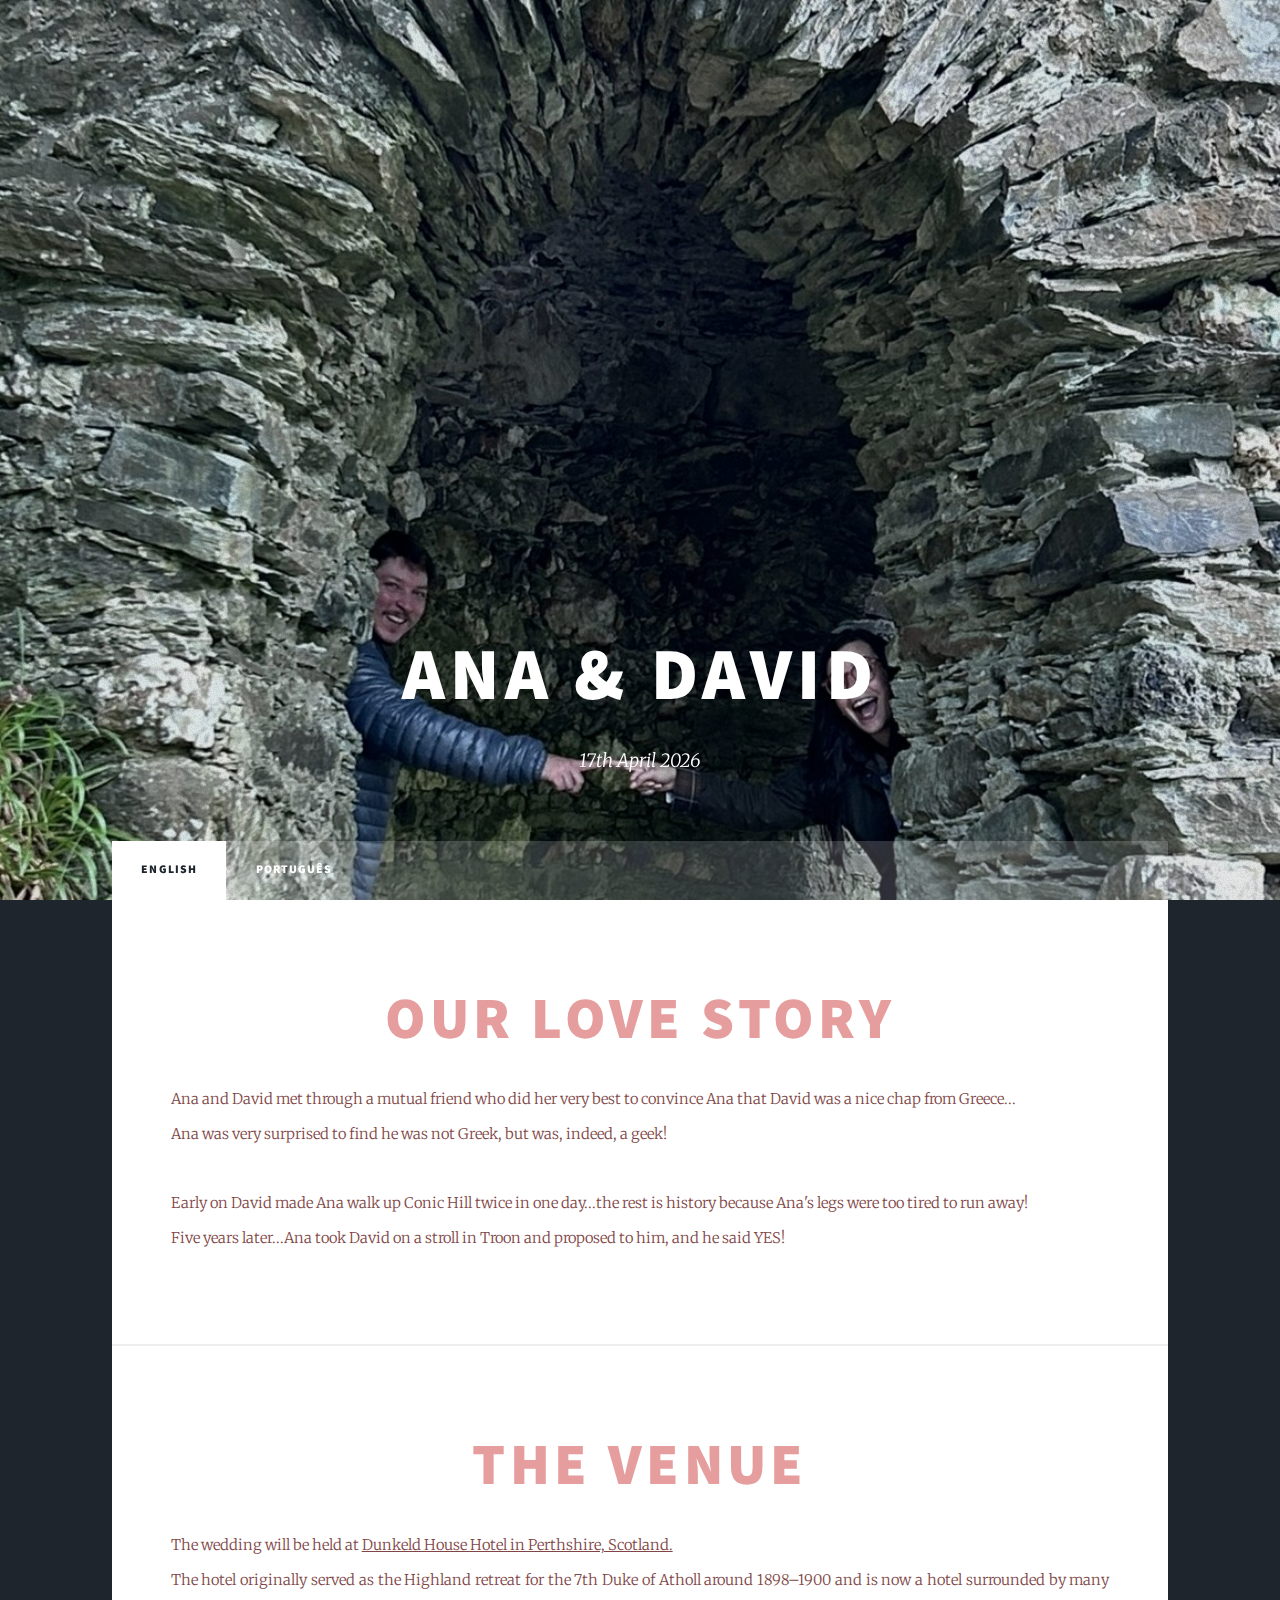
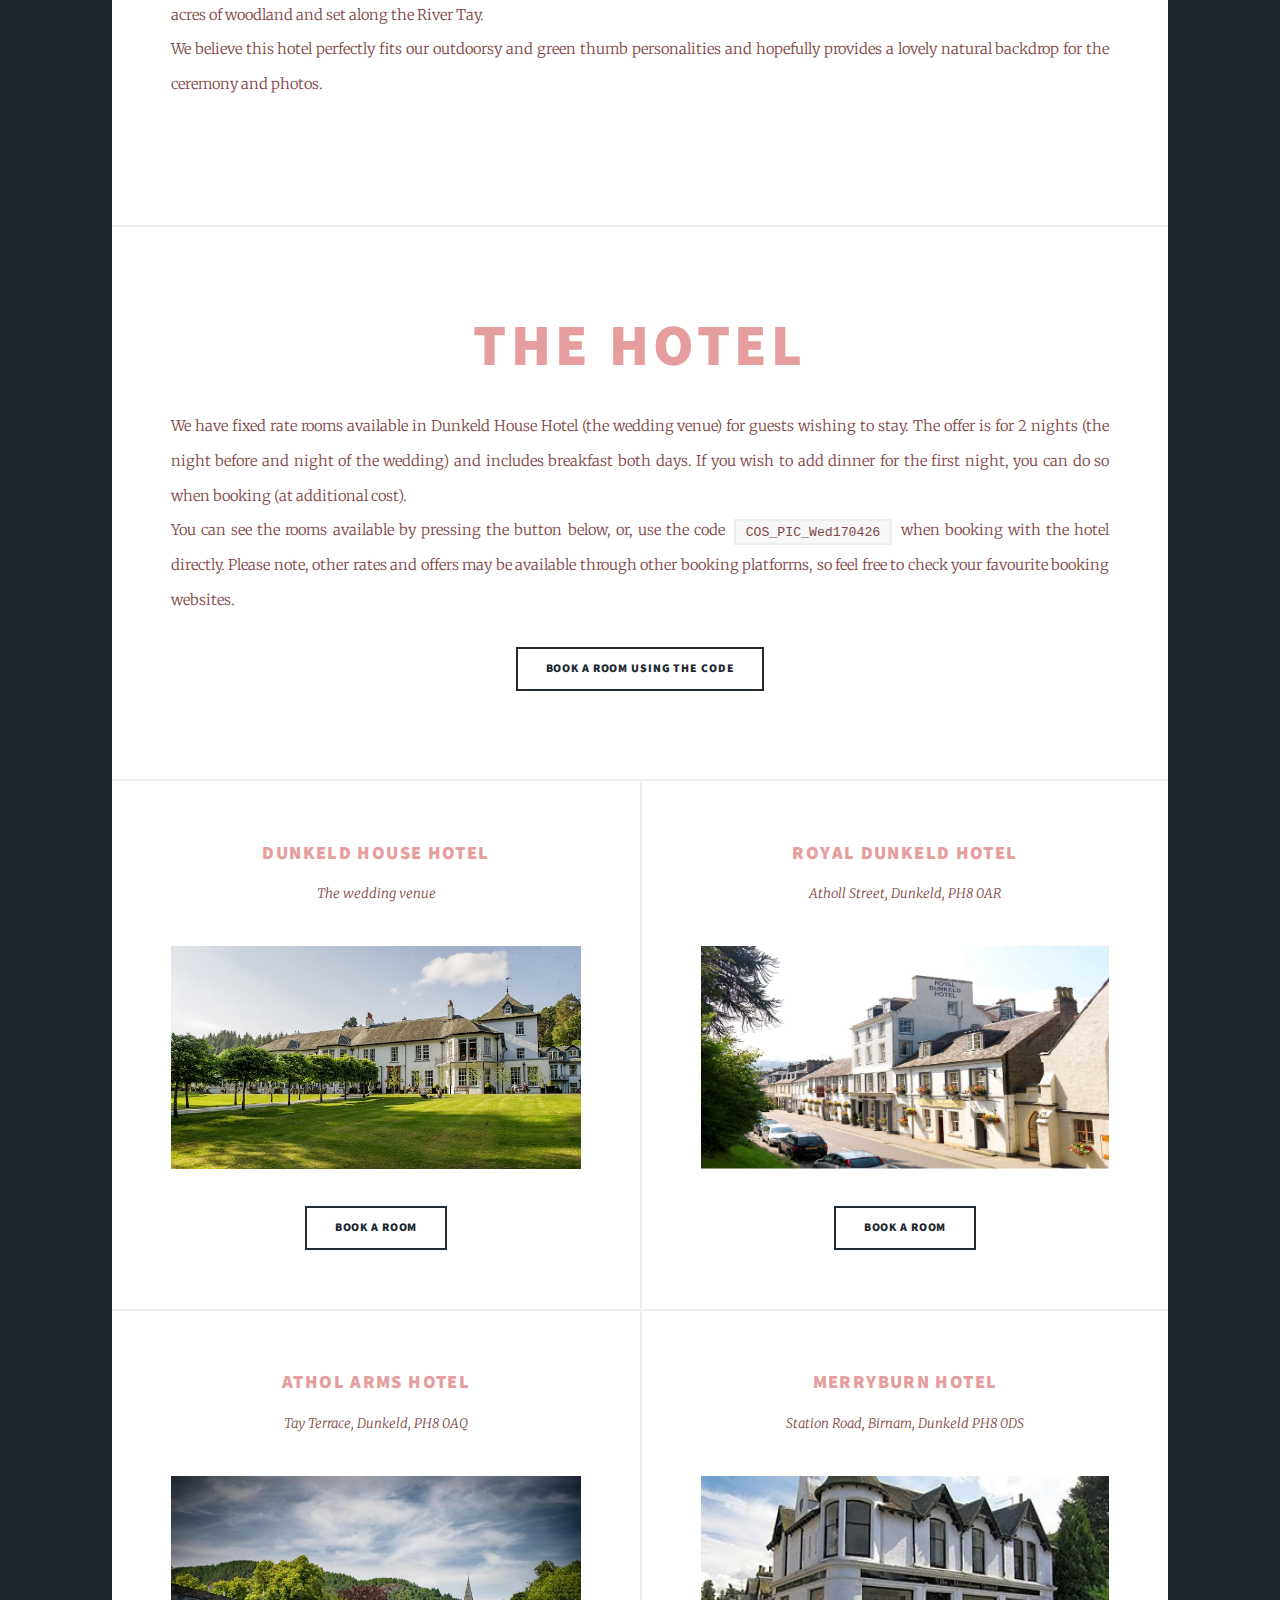
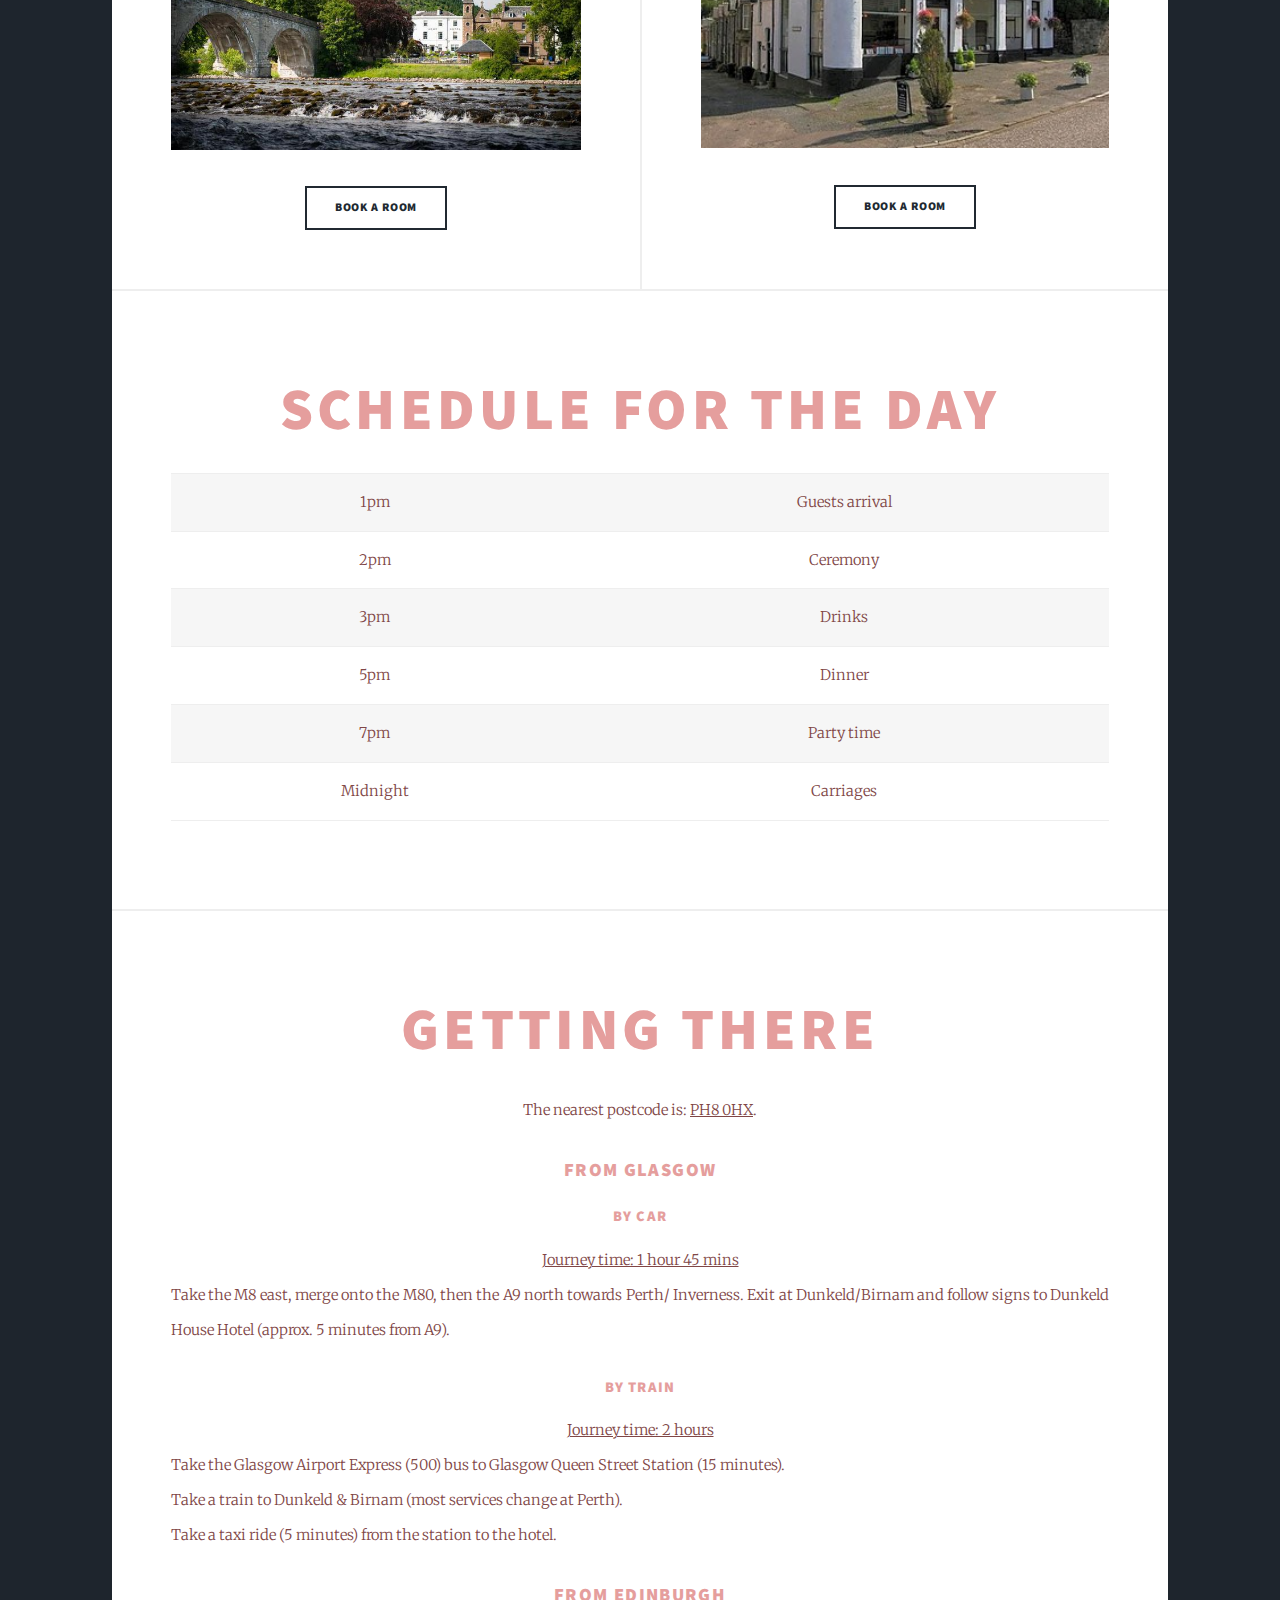
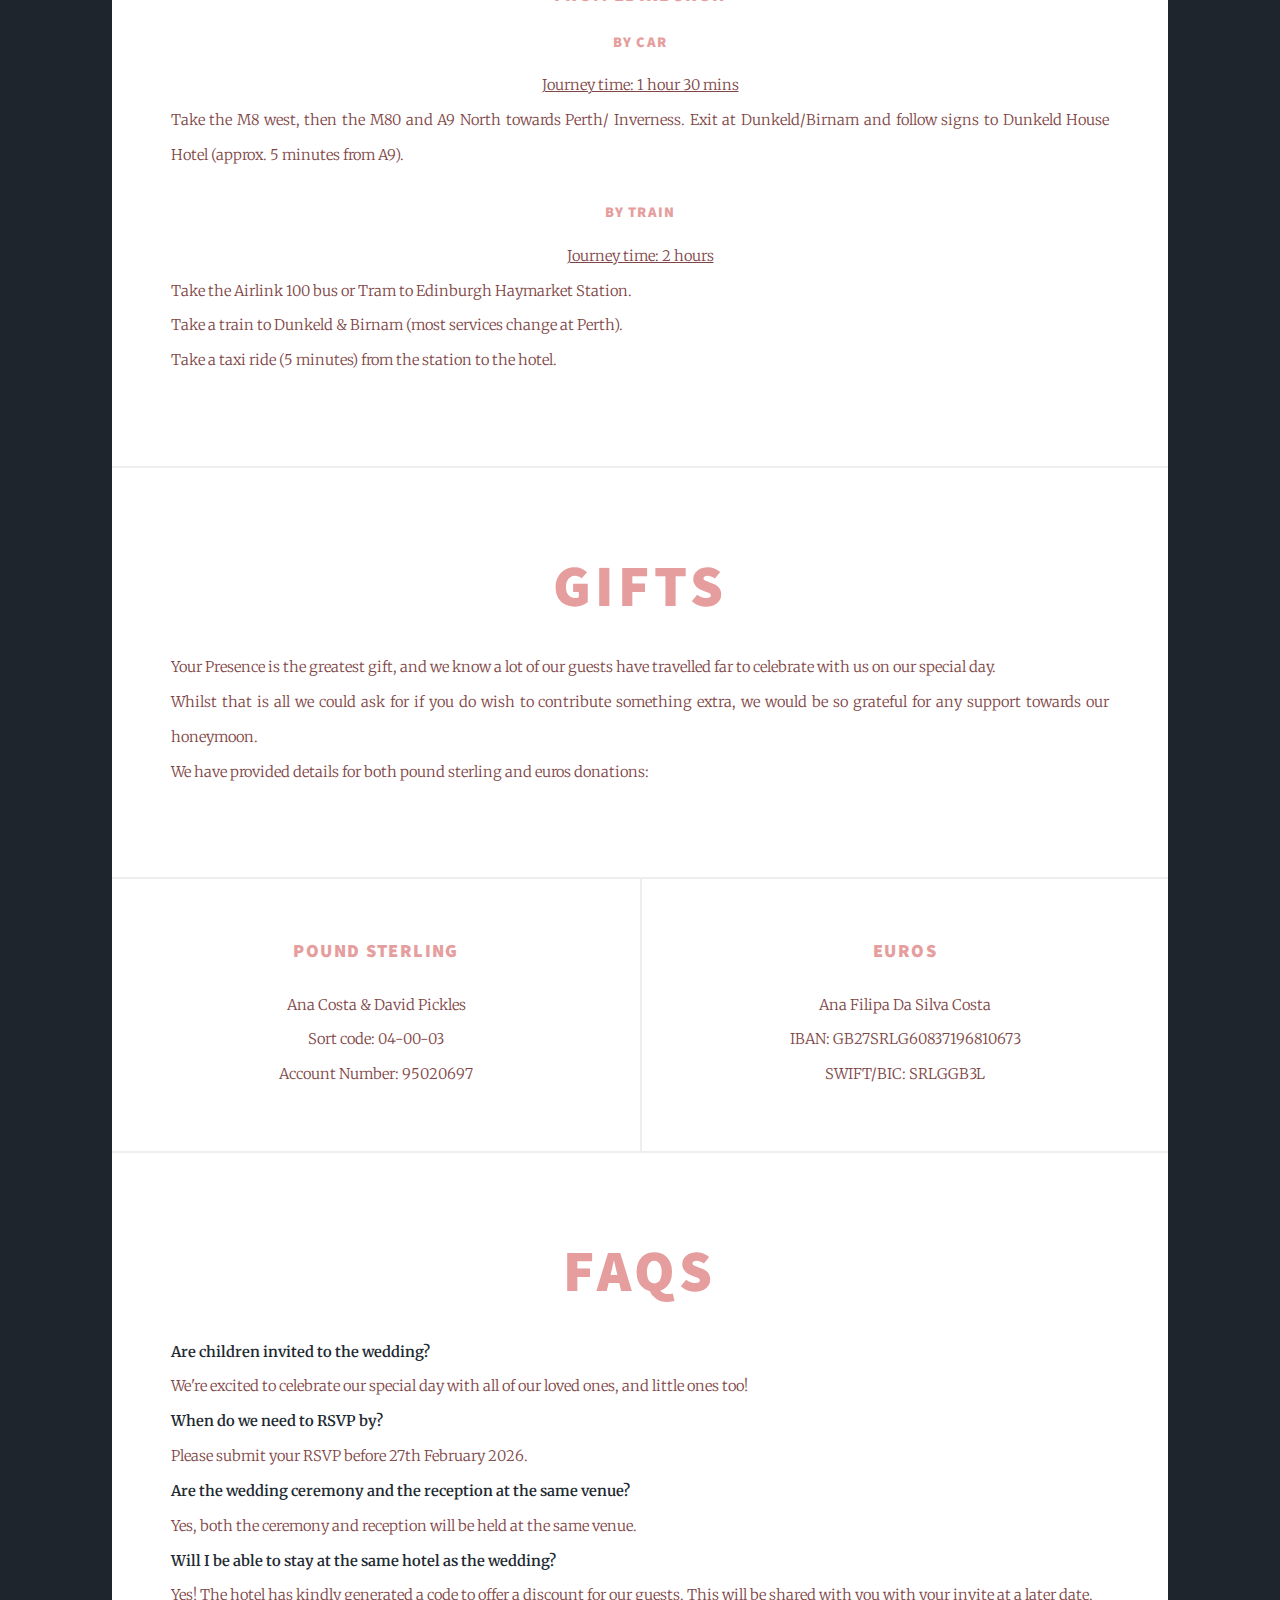
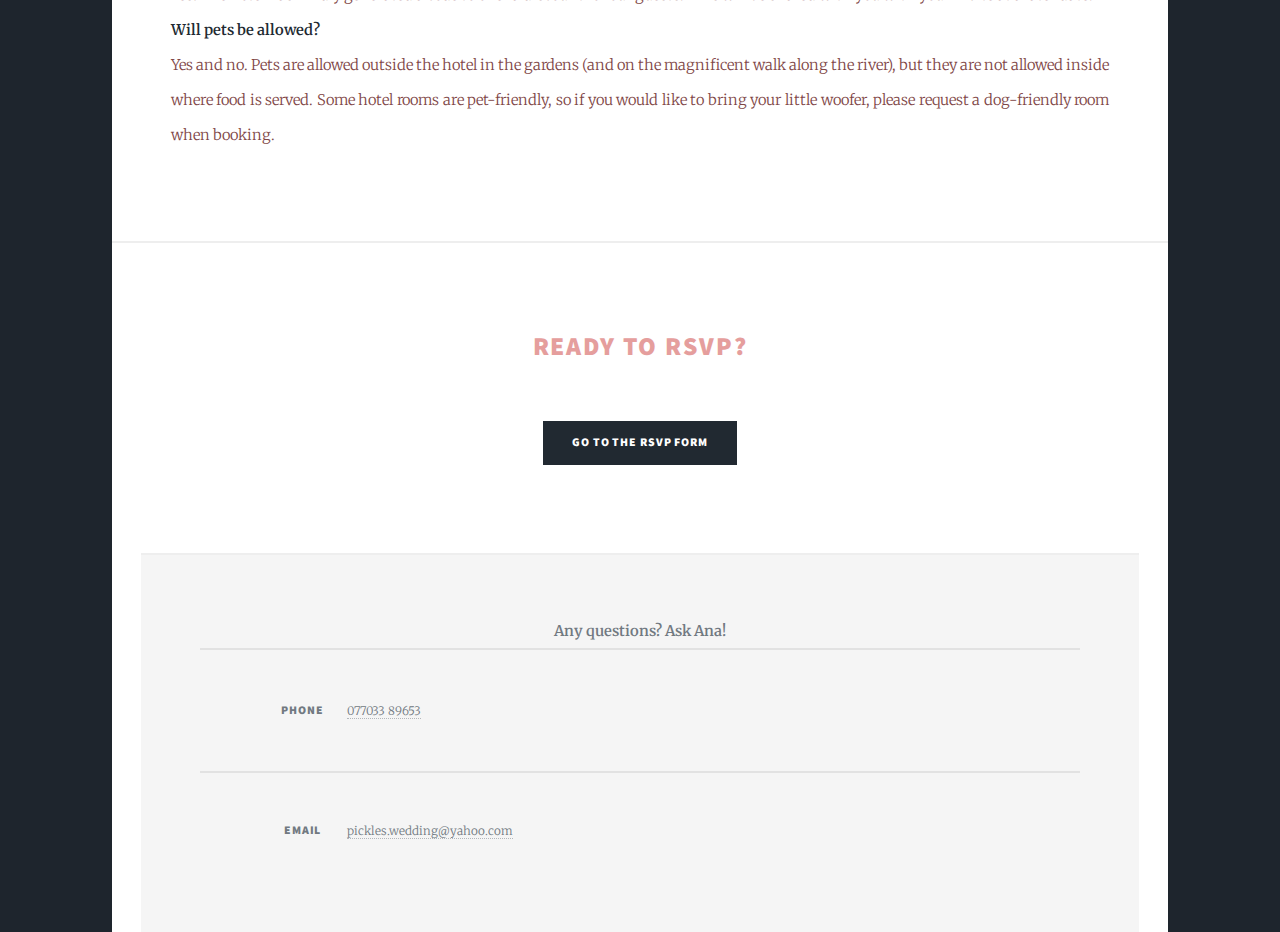
<file: index.html>
<!DOCTYPE HTML>
<html>
	<head>
		<title>Ana and David's wedding</title>
		<meta charset="utf-8" />
		<meta name="viewport" content="width=device-width, initial-scale=1, user-scalable=no" />
		<link rel="stylesheet" href="assets/css/main.css" />
		<noscript><link rel="stylesheet" href="assets/css/noscript.css" /></noscript>
	</head>
	<body class="is-preload">

		<!-- Wrapper -->
			<div id="wrapper" class="fade-in">

				<!-- Intro -->
					<div id="intro">
						<h1>Ana & David</h1>
							<p>17th April 2026</p>
					</div>


				<!-- Nav -->
					<nav id="nav">
						<ul class="links">
							<li class="active"><a href="/">English</a></li>
							<li><a href="pt">Português</a></li>
						</ul>
					</nav>

				<!-- Main -->
					<div id="main">
						<article class="post featured">
							<header>
								<h1>Our Love Story</h1>
							</header>
							<p>
								Ana and David met through a mutual friend who did her very best to convince Ana that David was a nice chap from Greece... <br/>
								Ana was very surprised to find he was not Greek, but was, indeed, a geek! <br/><br/>
								Early on David made Ana walk up Conic Hill twice in one day...the rest is history because Ana's legs were too tired to run away! <br/>
								Five years later...Ana took David on a stroll in Troon and proposed to him, and he said YES!
							</p>
						</article>

						<article class="post featured">
							<header>
								<h1>The venue</h1>
							</header>
							<p>
								The wedding will be held at <u>Dunkeld House Hotel in Perthshire, Scotland.</u> <br/>
								The hotel originally served as the Highland retreat for the 7th Duke of Atholl around 1898–1900 and is now a hotel surrounded by many acres of woodland and set along the River Tay. <br/>
								We believe this hotel perfectly fits our outdoorsy and green thumb personalities and hopefully provides a lovely natural backdrop for the ceremony and photos. <br/> <br/>

							</p>
						</article>

						<article class="post featured">
							<header>
								<h1>The hotel</h1>
							</header>
							<div>
								<p>
									We have fixed rate rooms available in Dunkeld House Hotel (the wedding venue) for guests wishing to stay. The offer is for 2 nights (the night before and night of the wedding) and includes breakfast both days.
									If you wish to add dinner for the first night, you can do so when booking (at additional cost). <br/>
									You can see the rooms available by pressing the button below, or, use the code <code>COS_PIC_Wed170426</code> when booking with the hotel directly.
									Please note, other rates and offers may be available through other booking platforms, so feel free to check your favourite booking websites.
									<br/>
									<ul class="actions stacked">
										<li><a href="https://www.athollarmshotel.com/" target="_blank" class="button ">Book a room using the code</a></li>
									</ul>

								</p>
							</div>

						</article>
						<section class="posts">
							<article class="featured">
								<header>
									<h3><a href="https://www.crerarhotels.com/collection/dunkeld-house-hotel/" target="_blank">Dunkeld House Hotel</a></h3>
									<p class="align-center">The wedding venue</p>
								</header>
								<a href="https://www.crerarhotels.com/collection/dunkeld-house-hotel/" target="_blank" class="image fit"><img src="images/alt-hotels/dunkeld-hotel.jpg" alt="Picture of outside of hotel" /></a>
								<ul class="actions stacked">
									<li><a href="https://www.crerarhotels.com/collection/dunkeld-house-hotel/" target="_blank" class="button">Book a room</a></li>
								</ul>
							</article>
							<article class="featured">
								<header>
									<h3><a href="https://royaldunkeld.co.uk/" target="_blank">Royal Dunkeld Hotel</a></h3>
									<p class="align-center">Atholl Street, Dunkeld, PH8 0AR</p>
								</header>
								<a href="https://royaldunkeld.co.uk/" target="_blank" class="image fit"><img src="images/alt-hotels/royal-hotel.png" alt="Picture of outside of hotel" /></a>
								<ul class="actions stacked">
									<li><a href="https://royaldunkeld.co.uk/" target="_blank" class="button">Book a room</a></li>
								</ul>
							</article>
							<article>
								<header>
									<h3><a href="https://www.athollarmshotel.com/" target="_blank">Athol Arms Hotel</a></h3>
									<p class="align-center">Tay Terrace, Dunkeld, PH8 0AQ</p>
								</header>
								<a href="https://www.athollarmshotel.com/" target="_blank" class="image fit"><img src="images/alt-hotels/athol-arms.jpeg" alt="Picture of outside of hotel" /></a>
								<ul class="actions stacked">
									<li><a href="https://www.athollarmshotel.com/" target="_blank" class="button ">Book a room</a></li>
								</ul>
							</article>
							<article>
								<header>
									<h3><a href="https://merryburn.co.uk/" target="_blank">Merryburn Hotel</a></h3>
									<p class="align-center">Station Road, Birnam, Dunkeld PH8 0DS</p>
								</header>
								<a href="https://merryburn.co.uk/" target="_blank" class="image fit"><img src="images/alt-hotels/merryburn-hotel.jpeg" alt="Picture of Merryburn hotel" /></a>
								<ul class="actions stacked">
									<li><a href="https://merryburn.co.uk/" target="_blank" class="button">Book a room</a></li>
								</ul>
							</article>
						</section>
						<article class="post featured">
							<header>
								<h1>Schedule for the day</h1>
							</header>
							<div class="table-wrapper">
								<table>
									<tbody>
									<tr>
										<td>1pm</td>
										<td>Guests arrival</td>
									</tr>
									<tr>
										<td>2pm</td>
										<td>Ceremony</td>
									</tr>
									<tr>
										<td>3pm</td>
										<td>Drinks</td>
									</tr>
									<tr>
										<td>5pm</td>
										<td>Dinner</td>
									</tr>
									<tr>
										<td>7pm</td>
										<td>Party time</td>
									</tr>
									<tr>
										<td>Midnight</td>
										<td>Carriages</td>
									</tr>
									</tbody>
								</table>
							</div>
						</article>
						<article class="post featured">
							<header>
								<h1>Getting there</h1>
							</header>
							<p style="text-align: center">The nearest postcode is: <u>PH8 0HX</u>.</p>
							<div class="row">
								<div class="column">
									<h3>From Glasgow</h3>
									<h4> By car </h4>
									<u>Journey time: 1 hour 45 mins </u>
									<p>
										Take the M8 east, merge onto the M80, then the A9 north towards Perth/ Inverness.
										Exit at Dunkeld/Birnam and follow signs to Dunkeld House Hotel (approx. 5 minutes from A9).
									</p>
									<h4> By train </h4>
									<u>Journey time: 2 hours </u>
									<p>
										Take the Glasgow Airport Express (500) bus to Glasgow Queen Street Station (15 minutes). <br/>
										Take a train to Dunkeld & Birnam (most services change at Perth). <br/>
										Take a taxi ride (5 minutes) from the station to the hotel.
									</p>

								</div>
								<div class="column">
									<h3>From Edinburgh</h3>
									<h4> By car </h4>
									<u>Journey time: 1 hour 30 mins </u>
									<p>
										Take the M8 west, then the M80 and A9 North towards Perth/ Inverness.
										Exit at Dunkeld/Birnam and follow signs to Dunkeld House Hotel (approx. 5 minutes from A9).
									</p>
									<h4> By train </h4>
									<u>Journey time: 2 hours </u>
									<p>
										Take the Airlink 100 bus or Tram to Edinburgh Haymarket Station. <br/>
										Take a train to Dunkeld & Birnam (most services change at Perth). <br/>
										Take a taxi ride (5 minutes) from the station to the hotel.
									</p>
								</div>
							</div>
						</article>
						<article class="post featured">
							<header>
								<h1>Gifts</h1>
							</header>
							<p>
								Your Presence is the greatest gift, and we know a lot of our guests have travelled far to celebrate with us on our special day. <br/>
								Whilst that is all we could ask for if you do wish to contribute something extra, we would be so grateful for any support towards our honeymoon. <br/>
								We have provided details for both pound sterling and euros donations: <br>

							</p>
						</article>
						<section class="posts">
							<article class="featured">
								<header>
									<h3>Pound Sterling</h3>
								</header>
								<p class="align-center">
									Ana Costa & David Pickles <br/>
									Sort code: 04-00-03 <br/>
									Account Number: 95020697
								</p>
							</article>
							<article class="featured">
								<header>
									<h3>Euros</h3>
								</header>
								<p class="align-center">
									Ana Filipa Da Silva Costa <br/>
									IBAN: GB27SRLG60837196810673 <br/>
									SWIFT/BIC: SRLGGB3L <br/>
								</p>
							</article>
						</section>

						<article class="post featured">
							<header>
								<h1>FAQs</h1>
							</header>
							<p>
								<b>Are children invited to the wedding?</b><br/>
								We're excited to celebrate our special day with all of our loved ones, and little ones too! <br/>
								<b>When do we need to RSVP by?</b><br/>
								Please submit your RSVP before 27th February 2026. <br/>
								<b>Are the wedding ceremony and the reception at the same venue?</b><br/>
								Yes, both the ceremony and reception will be held at the same venue. <br/>
								<b>Will I be able to stay at the same hotel as the wedding?</b><br/>
								Yes! The hotel has kindly generated a code to offer a discount for our guests. This will be shared with you with your invite at a later date. <br/>
								<b>Will pets be allowed?</b><br/>
								Yes and no. Pets are allowed outside the hotel in the gardens (and on the magnificent walk along the river),
								but they are not allowed inside where food is served. Some hotel rooms are pet-friendly,
								so if you would like to bring your little woofer, please request a dog-friendly room when booking.
							</p>
						</article>

						<article class="post featured">
							<header>
								<h2>Ready to RSVP?</h2>
							</header>
							<br/>
							<ul class="actions stacked">
								<li><a href="https://forms.gle/KjbrnwVJG1w9EamB6" target="_blank" class="button primary">Go to the RSVP form</a></li>
							</ul>
						</article>


				<!-- Footer -->
					<footer id="footer">
						<section class="split contact">
							<b>Any questions? Ask Ana!</b>
							<section>
								<h3>Phone</h3>
								<p><a href="tel:+447703389653">077033 89653</a></p>
							</section>
							<section>
								<h3>Email</h3>
								<p><a href="mailto:pickles.wedding@yahoo.com">pickles.wedding@yahoo.com</a></p>
							</section>
						</section>
					</footer>
			</div>

		<!-- Scripts -->
			<script src="assets/js/jquery.min.js"></script>
			<script src="assets/js/jquery.scrollex.min.js"></script>
			<script src="assets/js/jquery.scrolly.min.js"></script>
			<script src="assets/js/browser.min.js"></script>
			<script src="assets/js/breakpoints.min.js"></script>
			<script src="assets/js/util.js"></script>
			<script src="assets/js/main.js"></script>

	</body>
</html>
</file>
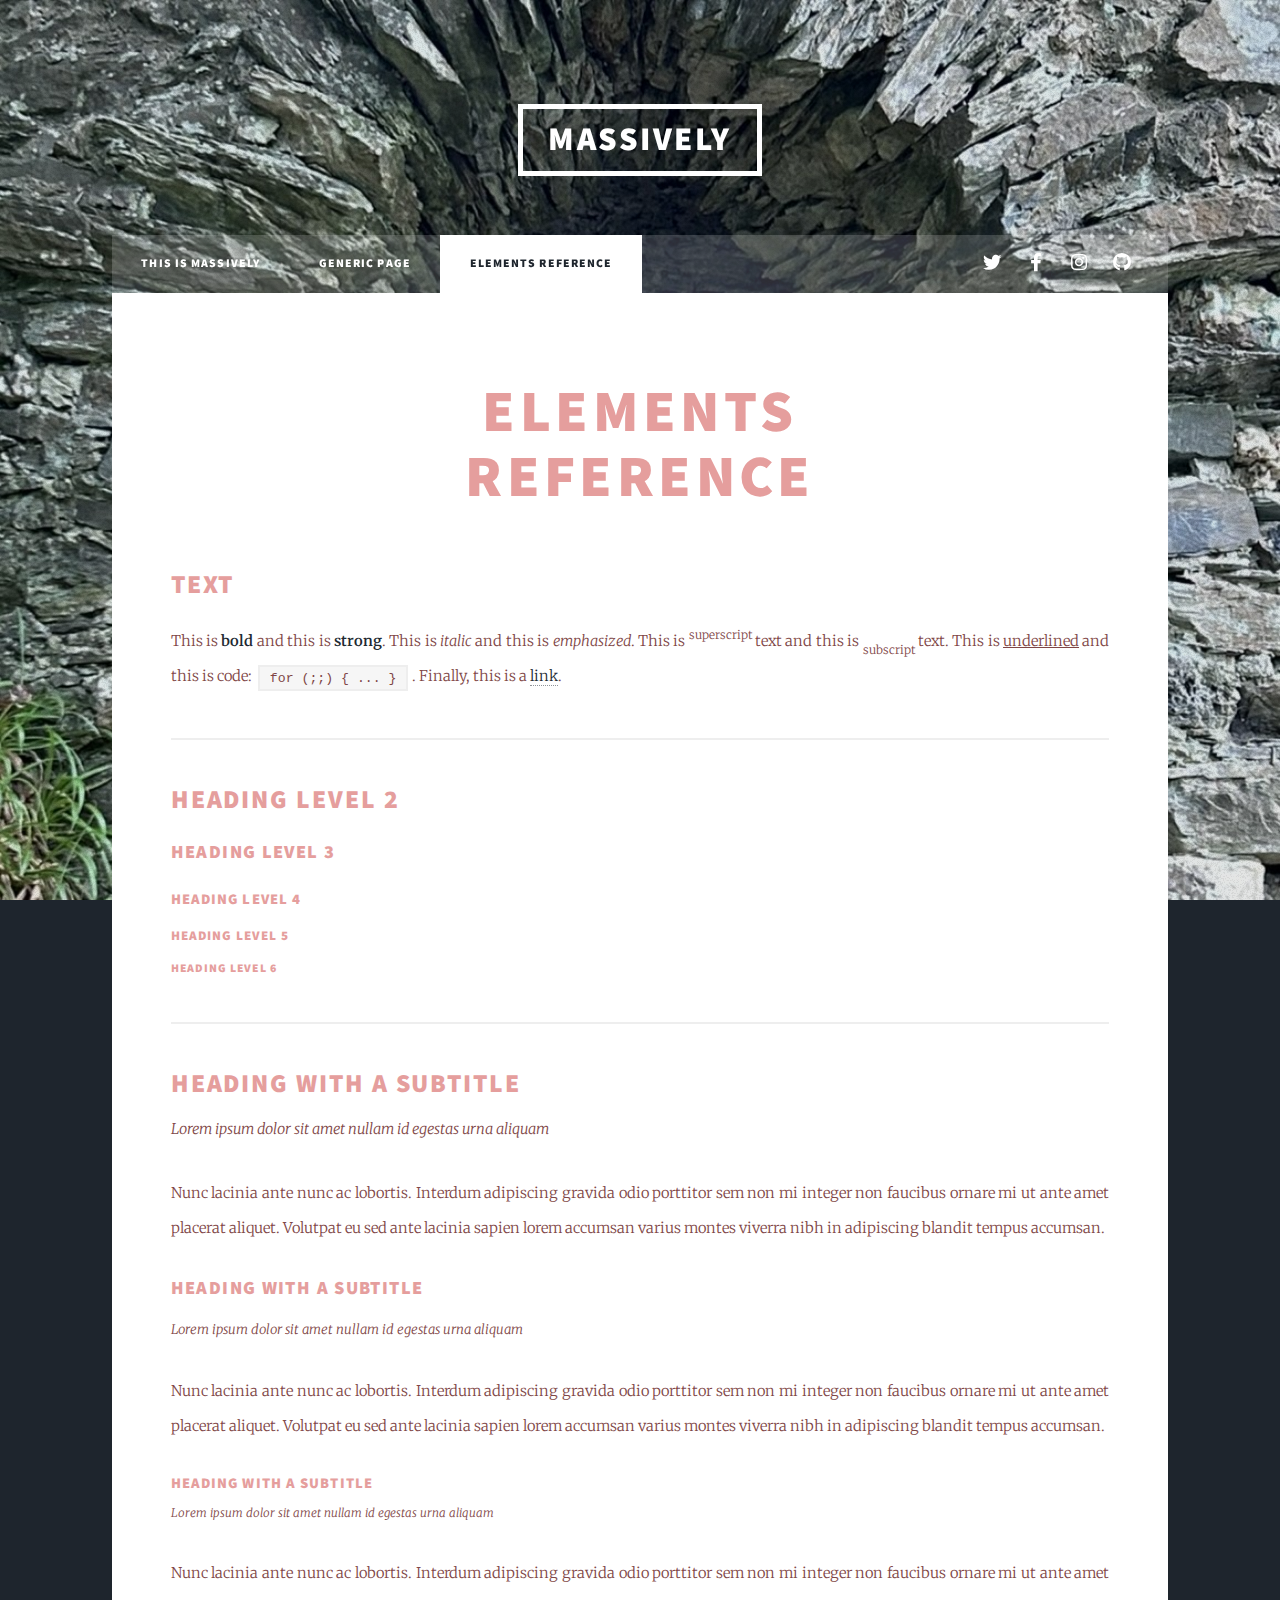
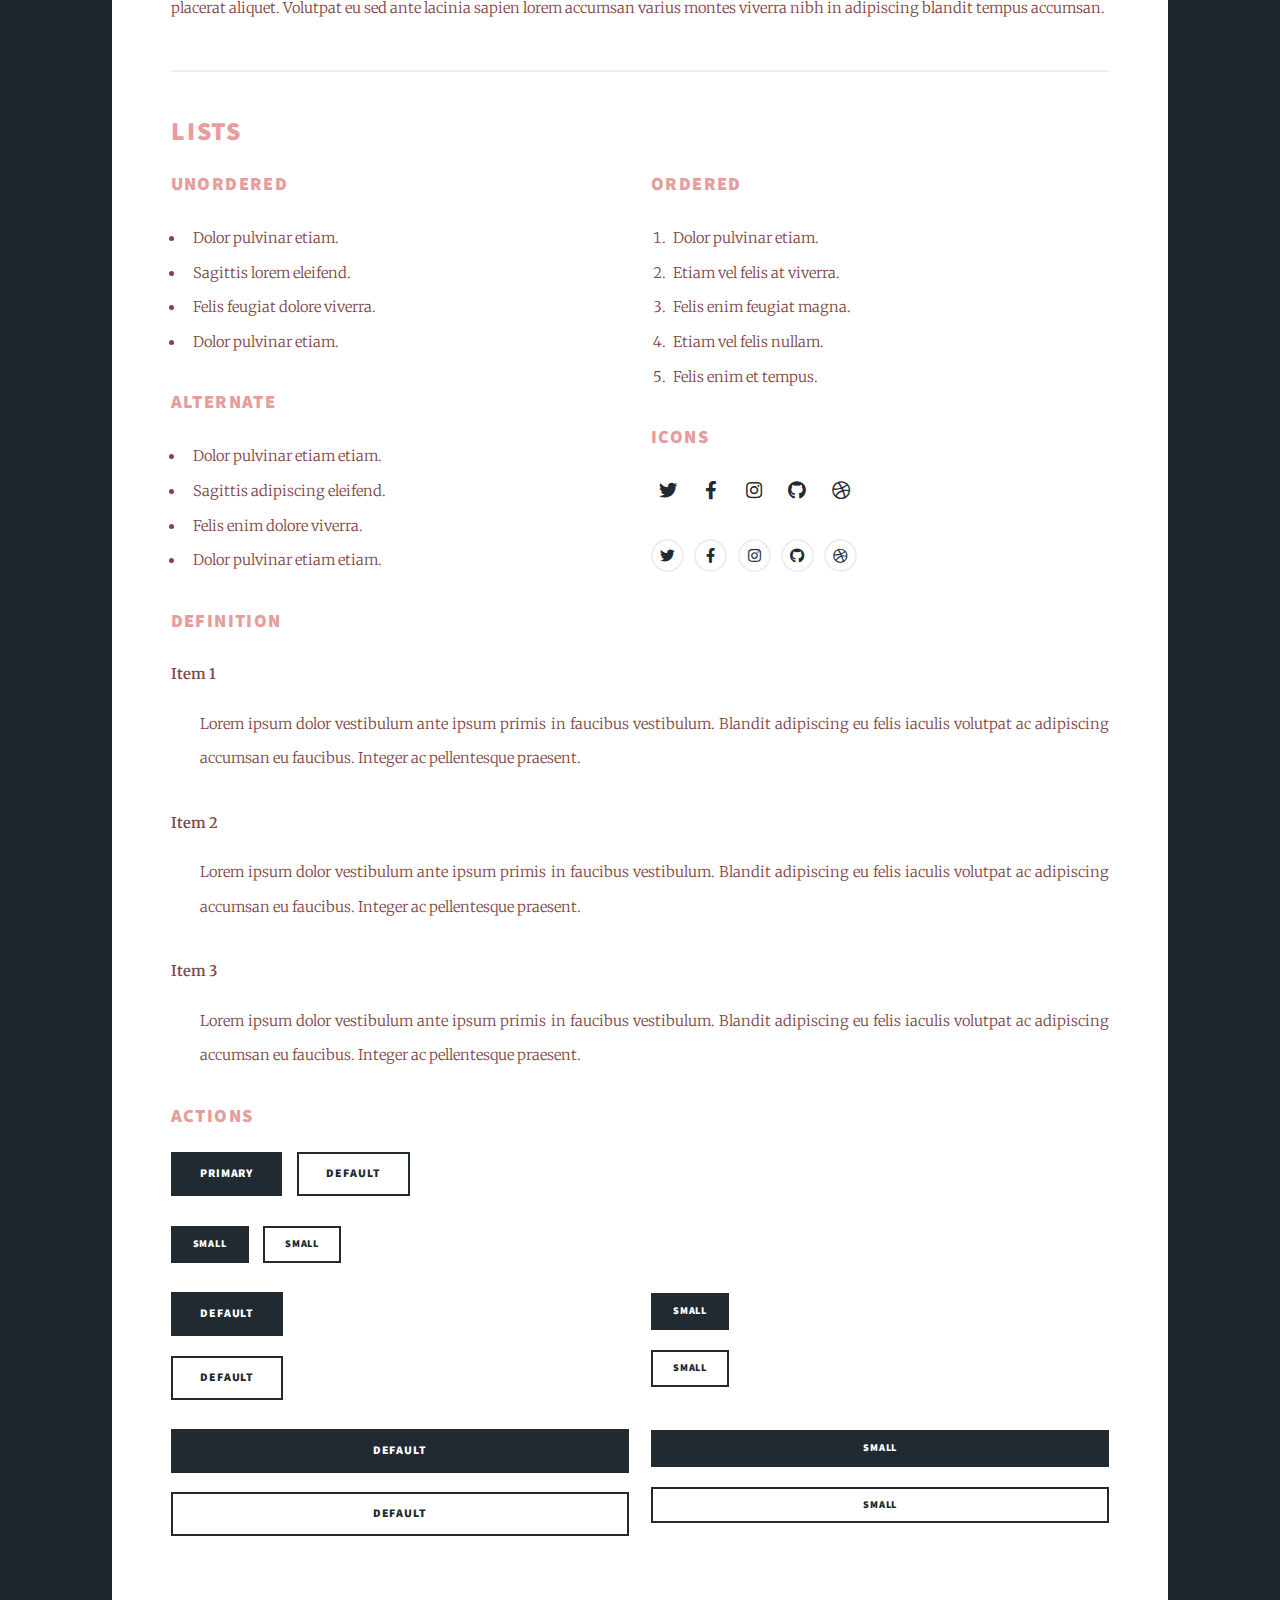
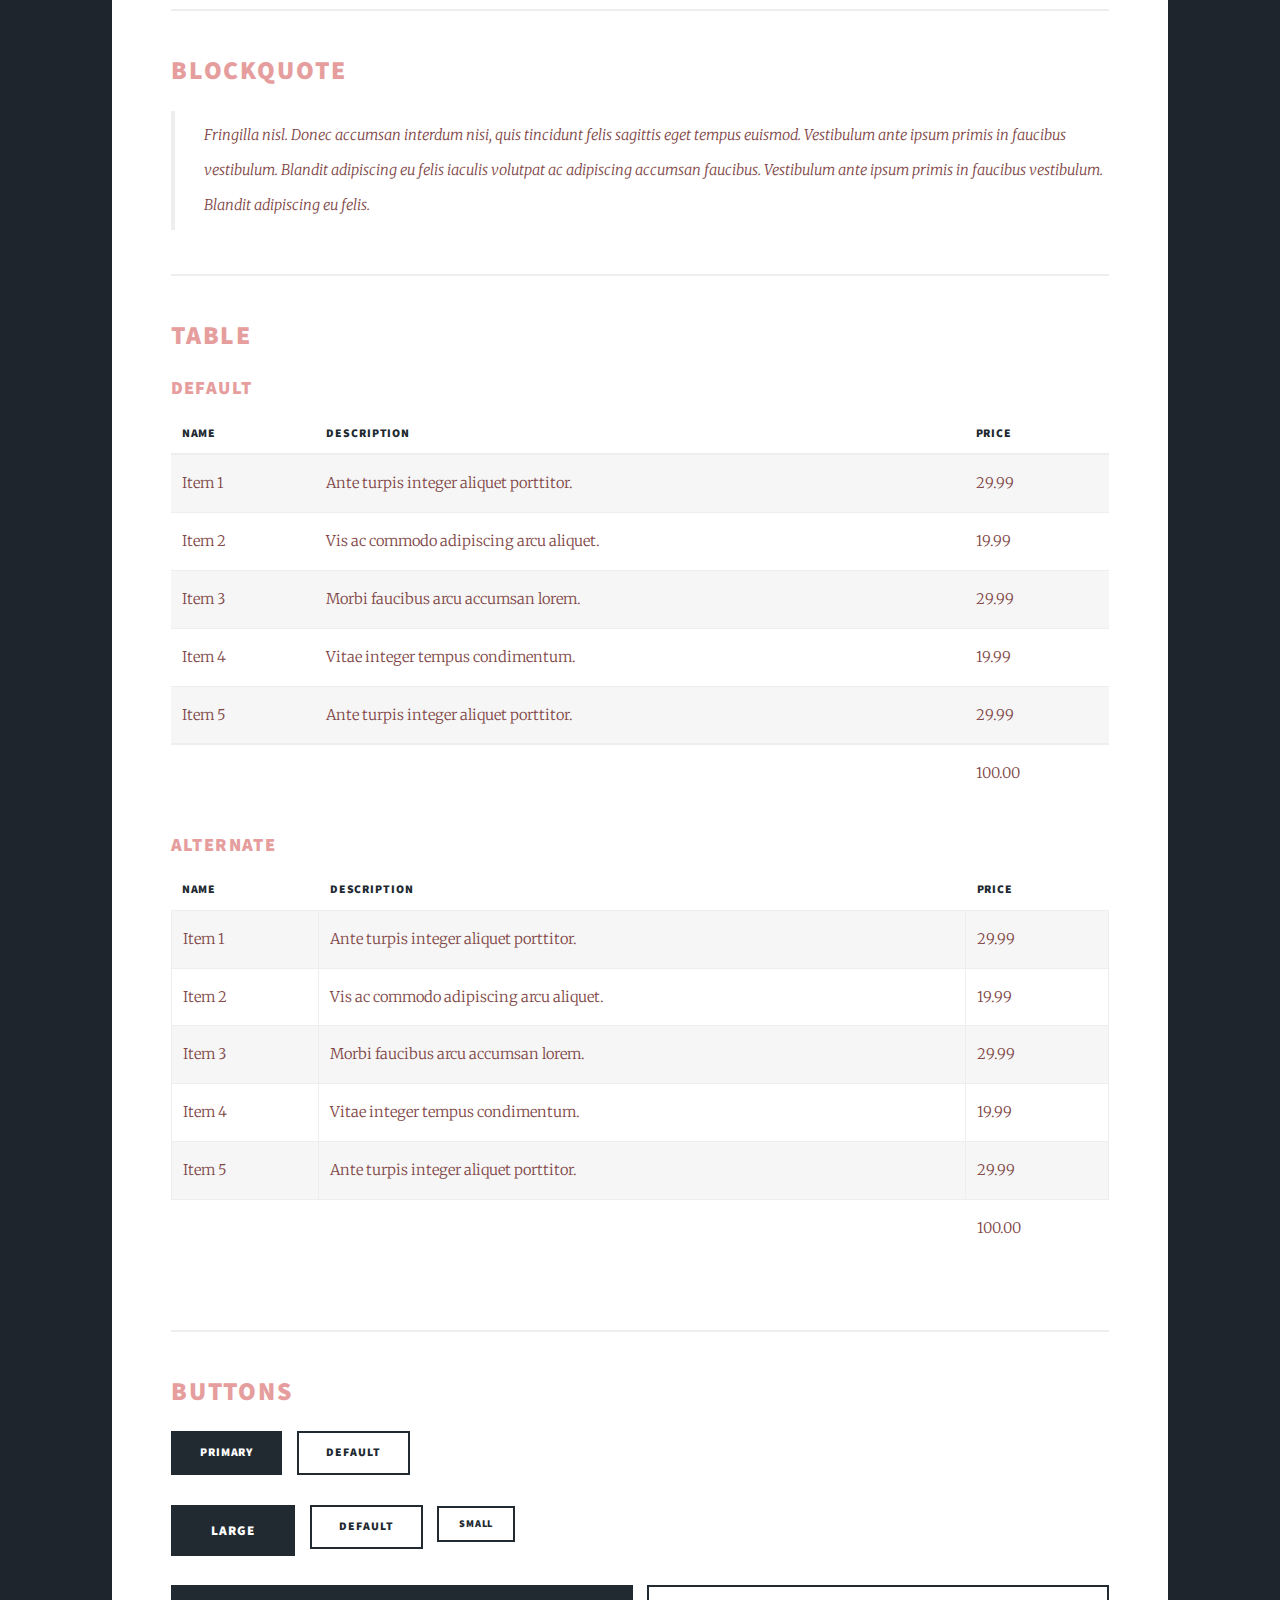
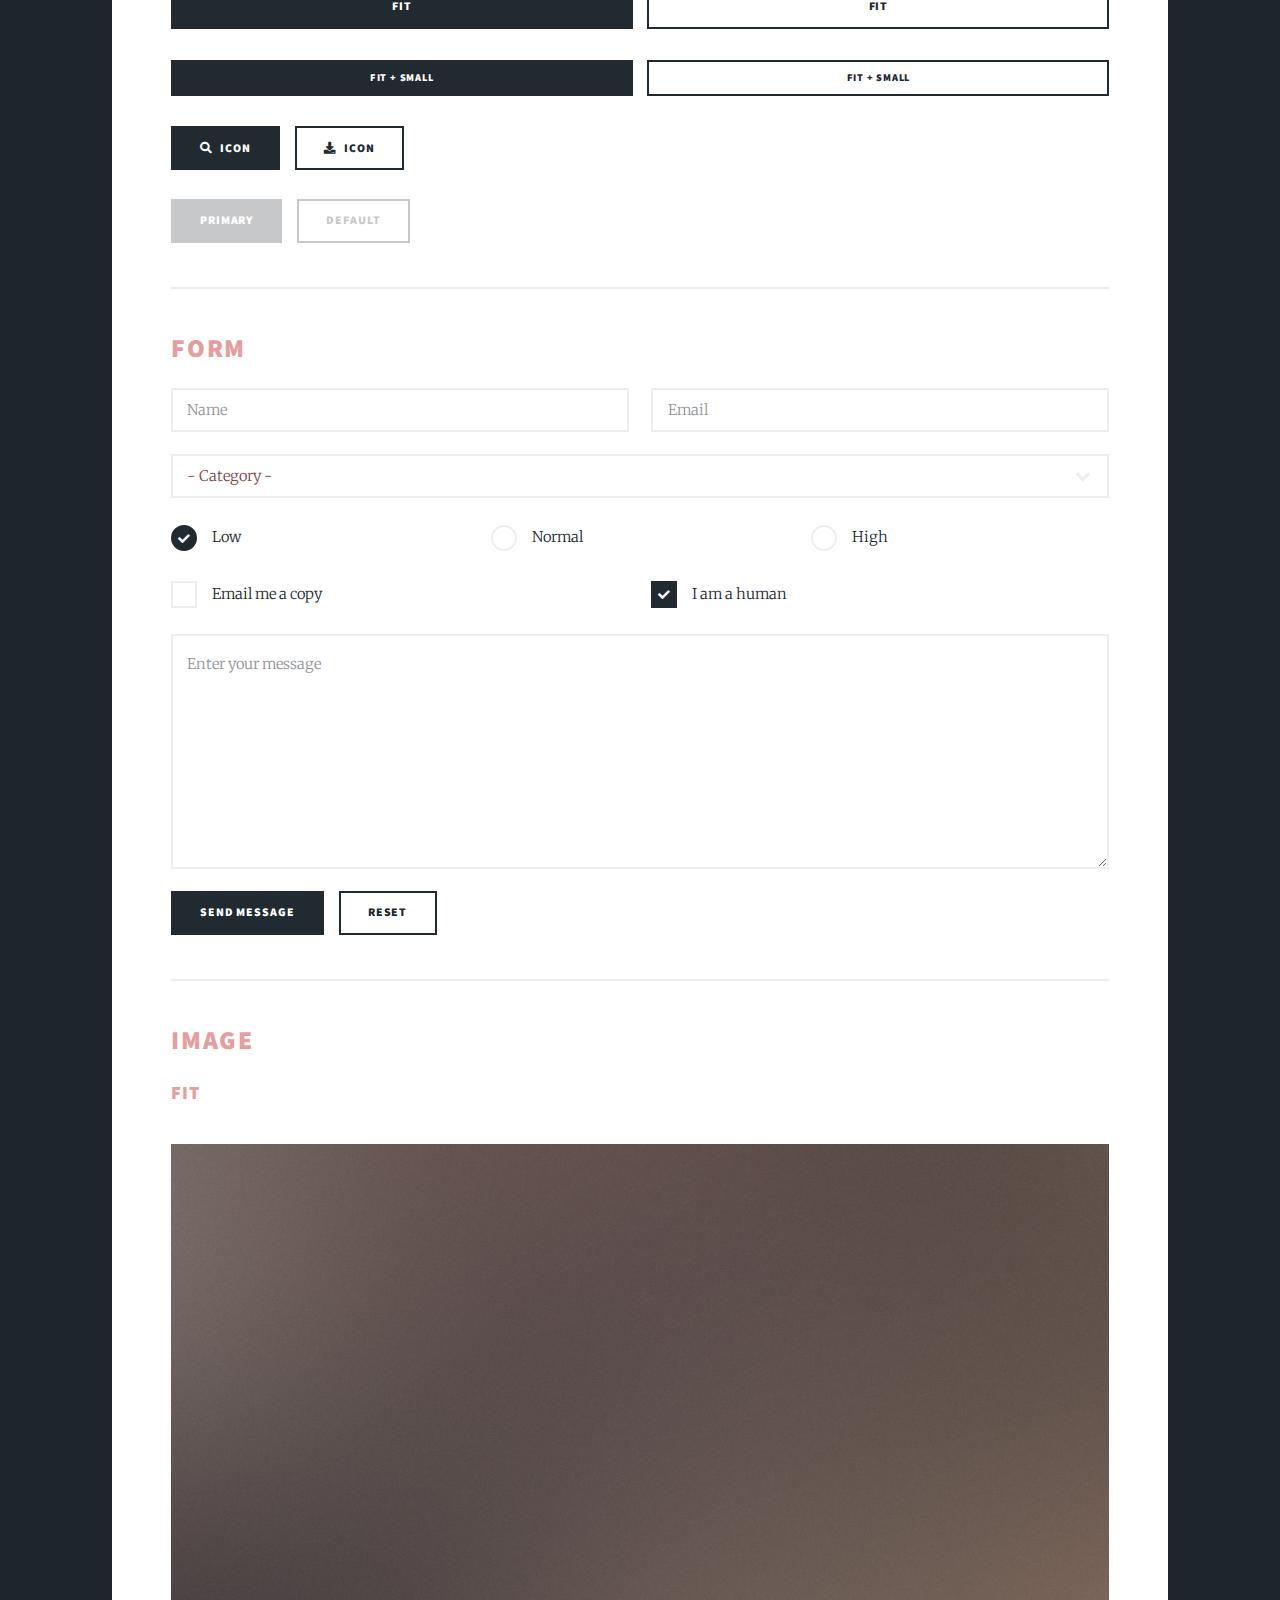
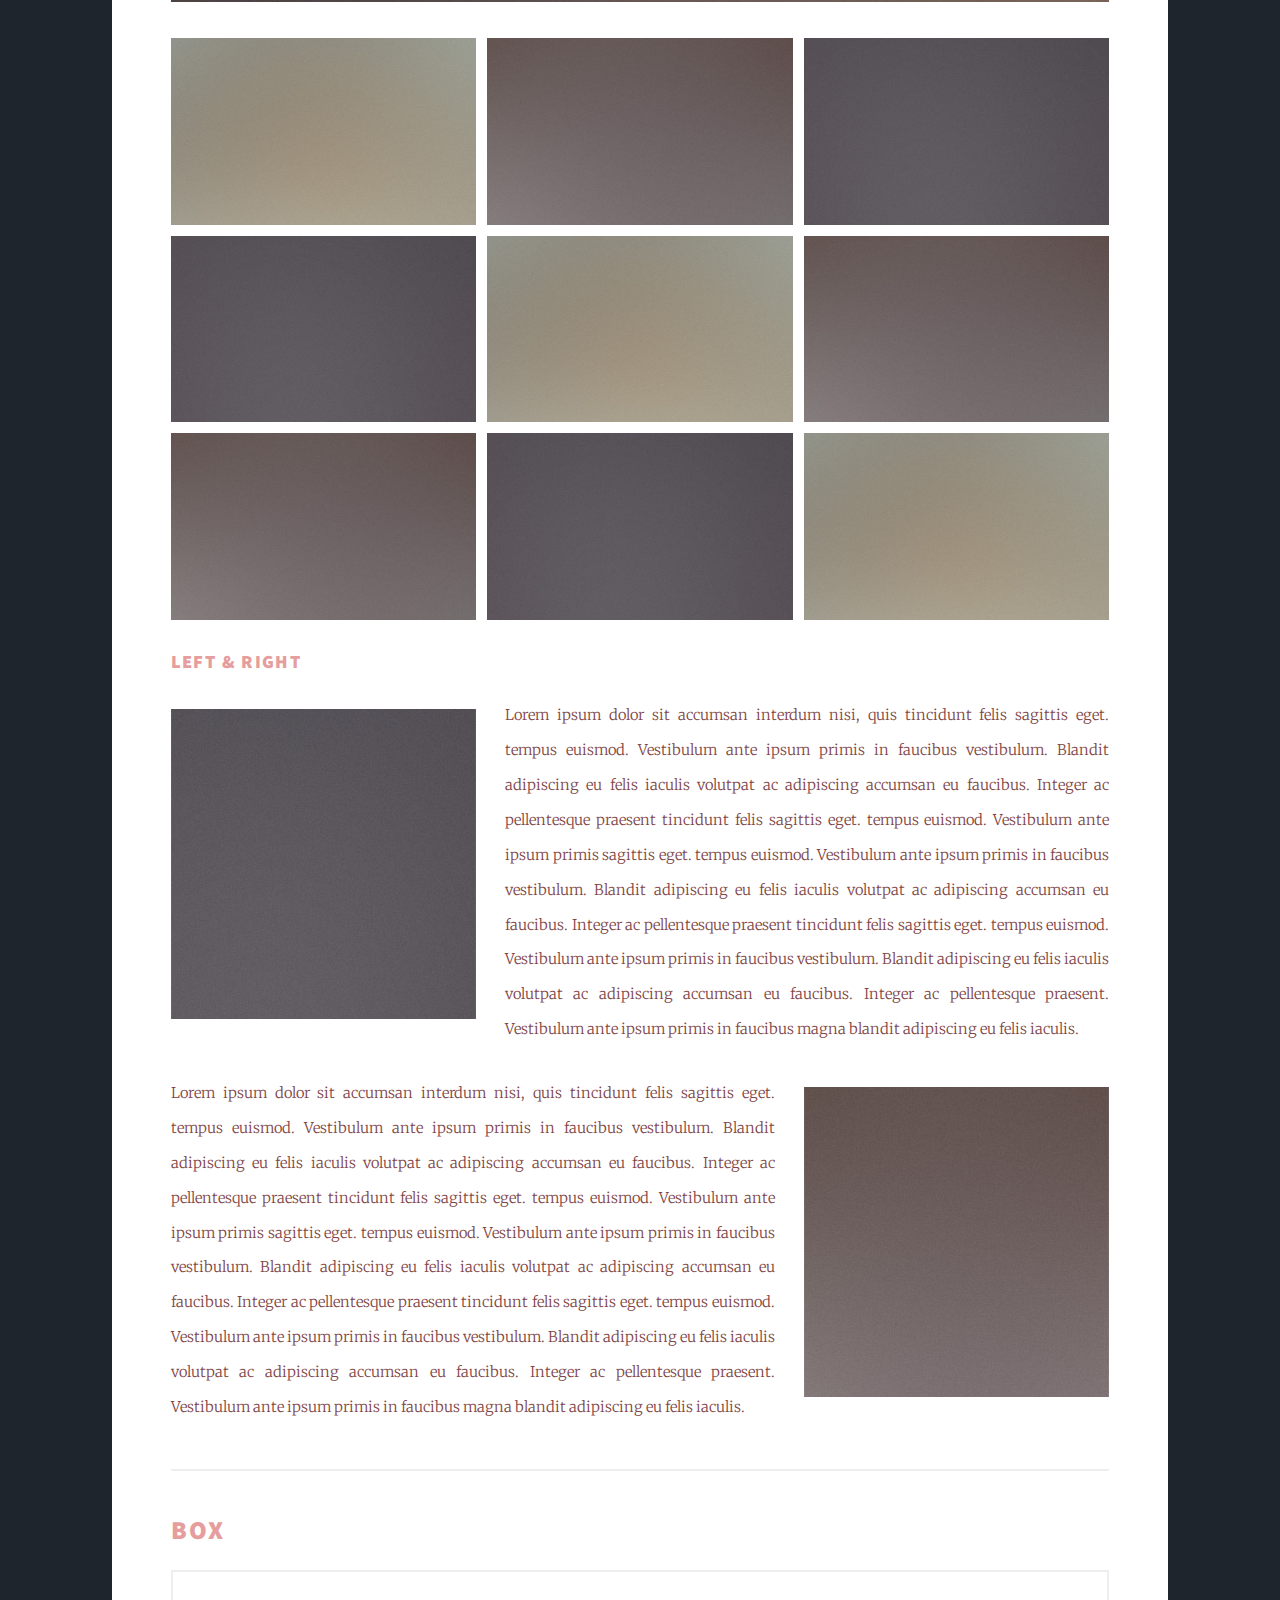
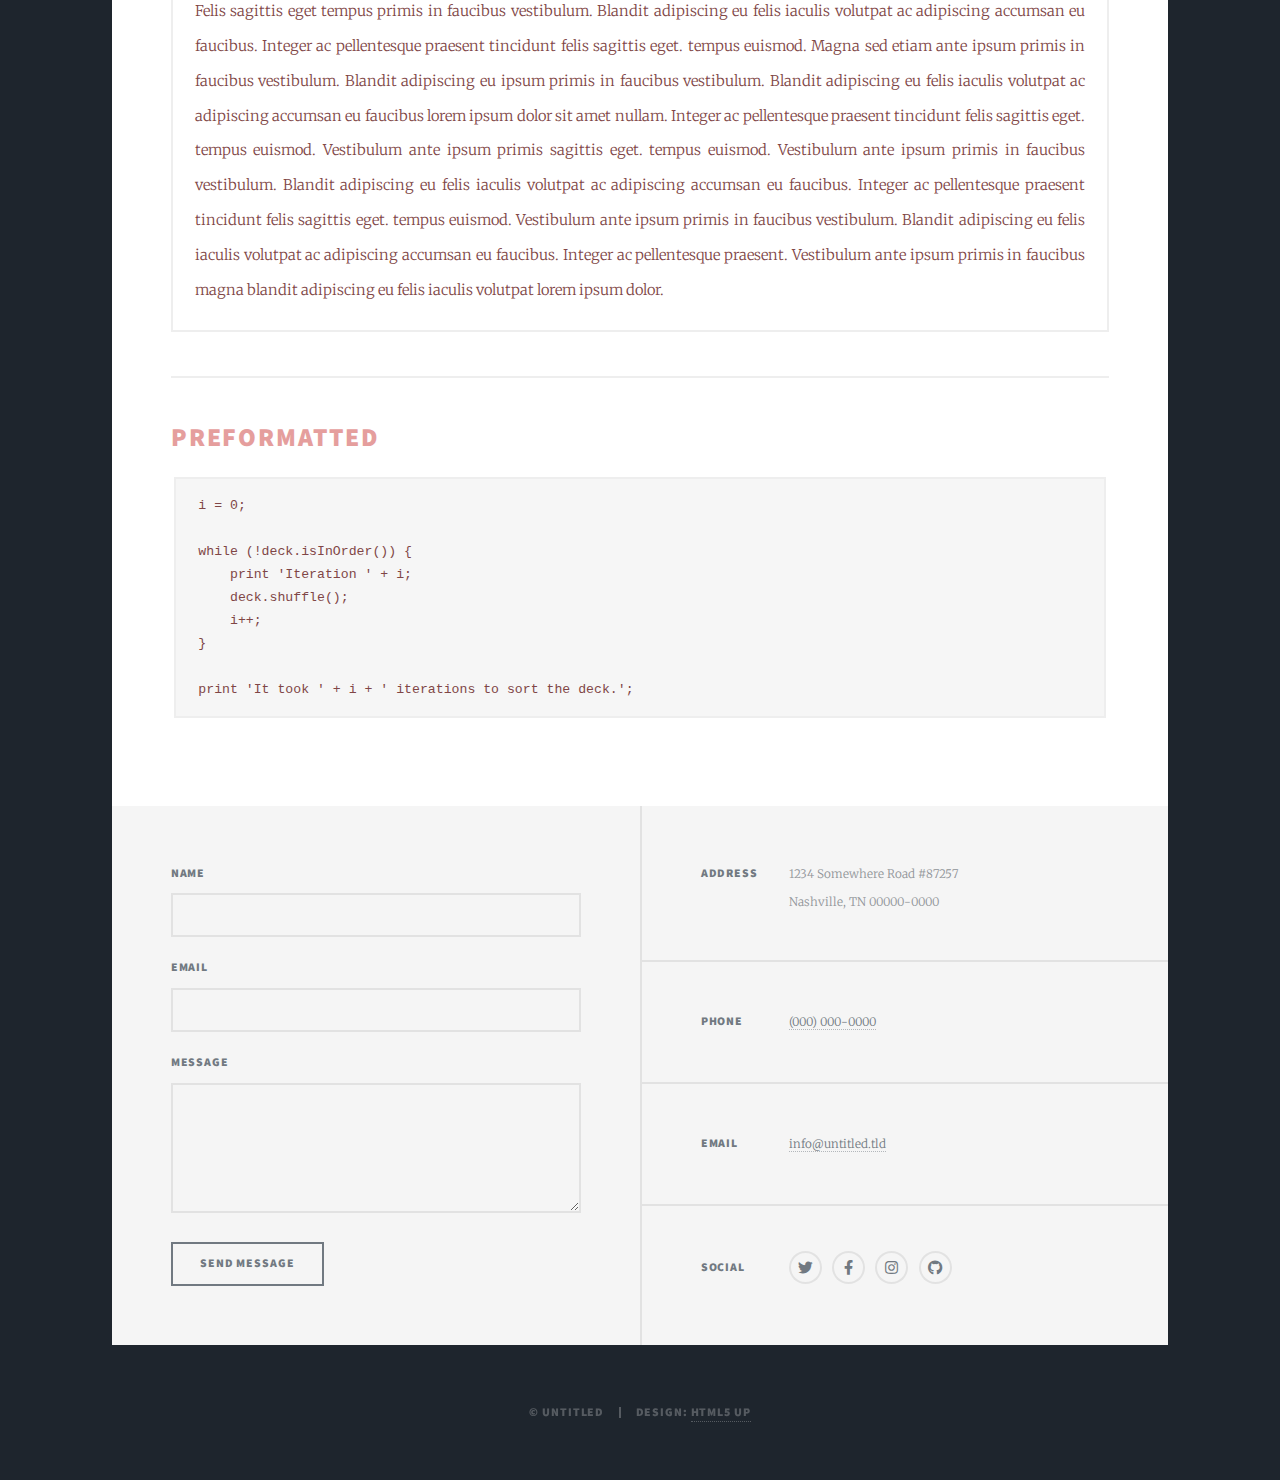
<file: elements.html>
<!DOCTYPE HTML>
<!--
	Massively by HTML5 UP
	html5up.net | @ajlkn
	Free for personal and commercial use under the CCA 3.0 license (html5up.net/license)
-->
<html>
	<head>
		<title>Elements Reference - Massively by HTML5 UP</title>
		<meta charset="utf-8" />
		<meta name="viewport" content="width=device-width, initial-scale=1, user-scalable=no" />
		<link rel="stylesheet" href="assets/css/main.css" />
		<noscript><link rel="stylesheet" href="assets/css/noscript.css" /></noscript>
	</head>
	<body class="is-preload">

		<!-- Wrapper -->
			<div id="wrapper">

				<!-- Header -->
					<header id="header">
						<a href="index.html" class="logo">Massively</a>
					</header>

				<!-- Nav -->
					<nav id="nav">
						<ul class="links">
							<li><a href="index.html">This is Massively</a></li>
							<li><a href="generic.html">Generic Page</a></li>
							<li class="active"><a href="elements.html">Elements Reference</a></li>
						</ul>
						<ul class="icons">
							<li><a href="#" class="icon brands fa-twitter"><span class="label">Twitter</span></a></li>
							<li><a href="#" class="icon brands fa-facebook-f"><span class="label">Facebook</span></a></li>
							<li><a href="#" class="icon brands fa-instagram"><span class="label">Instagram</span></a></li>
							<li><a href="#" class="icon brands fa-github"><span class="label">GitHub</span></a></li>
						</ul>
					</nav>

				<!-- Main -->
					<div id="main">

						<!-- Post -->
							<section class="post">
								<header class="major">
									<h1>Elements<br />
									Reference</h1>
								</header>

								<!-- Text stuff -->
									<h2>Text</h2>
									<p>This is <b>bold</b> and this is <strong>strong</strong>. This is <i>italic</i> and this is <em>emphasized</em>.
									This is <sup>superscript</sup> text and this is <sub>subscript</sub> text.
									This is <u>underlined</u> and this is code: <code>for (;;) { ... }</code>.
									Finally, this is a <a href="#">link</a>.</p>
									<hr />
									<h2>Heading Level 2</h2>
									<h3>Heading Level 3</h3>
									<h4>Heading Level 4</h4>
									<h5>Heading Level 5</h5>
									<h6>Heading Level 6</h6>
									<hr />
									<header>
										<h2>Heading with a Subtitle</h2>
										<p>Lorem ipsum dolor sit amet nullam id egestas urna aliquam</p>
									</header>
									<p>Nunc lacinia ante nunc ac lobortis. Interdum adipiscing gravida odio porttitor sem non mi integer non faucibus ornare mi ut ante amet placerat aliquet. Volutpat eu sed ante lacinia sapien lorem accumsan varius montes viverra nibh in adipiscing blandit tempus accumsan.</p>
									<header>
										<h3>Heading with a Subtitle</h3>
										<p>Lorem ipsum dolor sit amet nullam id egestas urna aliquam</p>
									</header>
									<p>Nunc lacinia ante nunc ac lobortis. Interdum adipiscing gravida odio porttitor sem non mi integer non faucibus ornare mi ut ante amet placerat aliquet. Volutpat eu sed ante lacinia sapien lorem accumsan varius montes viverra nibh in adipiscing blandit tempus accumsan.</p>
									<header>
										<h4>Heading with a Subtitle</h4>
										<p>Lorem ipsum dolor sit amet nullam id egestas urna aliquam</p>
									</header>
									<p>Nunc lacinia ante nunc ac lobortis. Interdum adipiscing gravida odio porttitor sem non mi integer non faucibus ornare mi ut ante amet placerat aliquet. Volutpat eu sed ante lacinia sapien lorem accumsan varius montes viverra nibh in adipiscing blandit tempus accumsan.</p>

									<hr />

								<!-- Lists -->
									<h2>Lists</h2>
									<div class="row">
										<div class="col-6 col-12-small">

											<h3>Unordered</h3>
											<ul>
												<li>Dolor pulvinar etiam.</li>
												<li>Sagittis lorem eleifend.</li>
												<li>Felis feugiat dolore viverra.</li>
												<li>Dolor pulvinar etiam.</li>
											</ul>

											<h3>Alternate</h3>
											<ul class="alt">
												<li>Dolor pulvinar etiam etiam.</li>
												<li>Sagittis adipiscing eleifend.</li>
												<li>Felis enim dolore viverra.</li>
												<li>Dolor pulvinar etiam etiam.</li>
											</ul>

										</div>
										<div class="col-6 col-12-small">

											<h3>Ordered</h3>
											<ol>
												<li>Dolor pulvinar etiam.</li>
												<li>Etiam vel felis at viverra.</li>
												<li>Felis enim feugiat magna.</li>
												<li>Etiam vel felis nullam.</li>
												<li>Felis enim et tempus.</li>
											</ol>

											<h3>Icons</h3>
											<ul class="icons">
												<li><a href="#" class="icon brands fa-twitter"><span class="label">Twitter</span></a></li>
												<li><a href="#" class="icon brands fa-facebook-f"><span class="label">Facebook</span></a></li>
												<li><a href="#" class="icon brands fa-instagram"><span class="label">Instagram</span></a></li>
												<li><a href="#" class="icon brands fa-github"><span class="label">Github</span></a></li>
												<li><a href="#" class="icon brands fa-dribbble"><span class="label">Dribbble</span></a></li>
											</ul>
											<ul class="icons alt">
												<li><a href="#" class="icon brands alt fa-twitter"><span class="label">Twitter</span></a></li>
												<li><a href="#" class="icon brands alt fa-facebook-f"><span class="label">Facebook</span></a></li>
												<li><a href="#" class="icon brands alt fa-instagram"><span class="label">Instagram</span></a></li>
												<li><a href="#" class="icon brands alt fa-github"><span class="label">Github</span></a></li>
												<li><a href="#" class="icon brands alt fa-dribbble"><span class="label">Dribbble</span></a></li>
											</ul>

										</div>
									</div>
									<h3>Definition</h3>
									<dl>
										<dt>Item 1</dt>
										<dd>
											<p>Lorem ipsum dolor vestibulum ante ipsum primis in faucibus vestibulum. Blandit adipiscing eu felis iaculis volutpat ac adipiscing accumsan eu faucibus. Integer ac pellentesque praesent.</p>
										</dd>
										<dt>Item 2</dt>
										<dd>
											<p>Lorem ipsum dolor vestibulum ante ipsum primis in faucibus vestibulum. Blandit adipiscing eu felis iaculis volutpat ac adipiscing accumsan eu faucibus. Integer ac pellentesque praesent.</p>
										</dd>
										<dt>Item 3</dt>
										<dd>
											<p>Lorem ipsum dolor vestibulum ante ipsum primis in faucibus vestibulum. Blandit adipiscing eu felis iaculis volutpat ac adipiscing accumsan eu faucibus. Integer ac pellentesque praesent.</p>
										</dd>
									</dl>

									<h3>Actions</h3>
									<ul class="actions">
										<li><a href="#" class="button primary">Primary</a></li>
										<li><a href="#" class="button">Default</a></li>
									</ul>
									<ul class="actions small">
										<li><a href="#" class="button primary small">Small</a></li>
										<li><a href="#" class="button small">Small</a></li>
									</ul>
									<div class="row">
										<div class="col-6 col-12-small">
											<ul class="actions stacked">
												<li><a href="#" class="button primary">Default</a></li>
												<li><a href="#" class="button">Default</a></li>
											</ul>
										</div>
										<div class="col-6 col-12-small">
											<ul class="actions stacked">
												<li><a href="#" class="button primary small">Small</a></li>
												<li><a href="#" class="button small">Small</a></li>
											</ul>
										</div>
									</div>
									<div class="row">
										<div class="col-6 col-12-small">
											<ul class="actions stacked">
												<li><a href="#" class="button primary fit">Default</a></li>
												<li><a href="#" class="button fit">Default</a></li>
											</ul>
										</div>
										<div class="col-6 col-12-small">
											<ul class="actions stacked">
												<li><a href="#" class="button primary small fit">Small</a></li>
												<li><a href="#" class="button small fit">Small</a></li>
											</ul>
										</div>
									</div>

									<hr />

								<!-- Blockquote -->
									<h2>Blockquote</h2>
									<blockquote>Fringilla nisl. Donec accumsan interdum nisi, quis tincidunt felis sagittis eget tempus euismod. Vestibulum ante ipsum primis in faucibus vestibulum. Blandit adipiscing eu felis iaculis volutpat ac adipiscing accumsan faucibus. Vestibulum ante ipsum primis in faucibus vestibulum. Blandit adipiscing eu felis.</blockquote>

									<hr />

								<!-- Table -->
									<h2>Table</h2>

									<h3>Default</h3>
									<div class="table-wrapper">
										<table>
											<thead>
												<tr>
													<th>Name</th>
													<th>Description</th>
													<th>Price</th>
												</tr>
											</thead>
											<tbody>
												<tr>
													<td>Item 1</td>
													<td>Ante turpis integer aliquet porttitor.</td>
													<td>29.99</td>
												</tr>
												<tr>
													<td>Item 2</td>
													<td>Vis ac commodo adipiscing arcu aliquet.</td>
													<td>19.99</td>
												</tr>
												<tr>
													<td>Item 3</td>
													<td> Morbi faucibus arcu accumsan lorem.</td>
													<td>29.99</td>
												</tr>
												<tr>
													<td>Item 4</td>
													<td>Vitae integer tempus condimentum.</td>
													<td>19.99</td>
												</tr>
												<tr>
													<td>Item 5</td>
													<td>Ante turpis integer aliquet porttitor.</td>
													<td>29.99</td>
												</tr>
											</tbody>
											<tfoot>
												<tr>
													<td colspan="2"></td>
													<td>100.00</td>
												</tr>
											</tfoot>
										</table>
									</div>

									<h3>Alternate</h3>
									<div class="table-wrapper">
										<table class="alt">
											<thead>
												<tr>
													<th>Name</th>
													<th>Description</th>
													<th>Price</th>
												</tr>
											</thead>
											<tbody>
												<tr>
													<td>Item 1</td>
													<td>Ante turpis integer aliquet porttitor.</td>
													<td>29.99</td>
												</tr>
												<tr>
													<td>Item 2</td>
													<td>Vis ac commodo adipiscing arcu aliquet.</td>
													<td>19.99</td>
												</tr>
												<tr>
													<td>Item 3</td>
													<td> Morbi faucibus arcu accumsan lorem.</td>
													<td>29.99</td>
												</tr>
												<tr>
													<td>Item 4</td>
													<td>Vitae integer tempus condimentum.</td>
													<td>19.99</td>
												</tr>
												<tr>
													<td>Item 5</td>
													<td>Ante turpis integer aliquet porttitor.</td>
													<td>29.99</td>
												</tr>
											</tbody>
											<tfoot>
												<tr>
													<td colspan="2"></td>
													<td>100.00</td>
												</tr>
											</tfoot>
										</table>
									</div>

									<hr />

								<!-- Buttons -->
									<h2>Buttons</h2>
									<ul class="actions">
										<li><a href="#" class="button primary">Primary</a></li>
										<li><a href="#" class="button">Default</a></li>
									</ul>
									<ul class="actions">
										<li><a href="#" class="button primary large">Large</a></li>
										<li><a href="#" class="button">Default</a></li>
										<li><a href="#" class="button small">Small</a></li>
									</ul>
									<ul class="actions fit">
										<li><a href="#" class="button primary fit">Fit</a></li>
										<li><a href="#" class="button fit">Fit</a></li>
									</ul>
									<ul class="actions fit small">
										<li><a href="#" class="button primary fit small">Fit + Small</a></li>
										<li><a href="#" class="button fit small">Fit + Small</a></li>
									</ul>
									<ul class="actions">
										<li><a href="#" class="button primary icon solid fa-search">Icon</a></li>
										<li><a href="#" class="button icon solid fa-download">Icon</a></li>
									</ul>
									<ul class="actions">
										<li><span class="button primary disabled">Primary</span></li>
										<li><span class="button disabled">Default</span></li>
									</ul>

									<hr />

								<!-- Form -->
									<h2>Form</h2>

									<form method="post" action="#">
										<div class="row gtr-uniform">
											<div class="col-6 col-12-xsmall">
												<input type="text" name="demo-name" id="demo-name" value="" placeholder="Name" />
											</div>
											<div class="col-6 col-12-xsmall">
												<input type="email" name="demo-email" id="demo-email" value="" placeholder="Email" />
											</div>
											<!-- Break -->
											<div class="col-12">
												<select name="demo-category" id="demo-category">
													<option value="">- Category -</option>
													<option value="1">Manufacturing</option>
													<option value="1">Shipping</option>
													<option value="1">Administration</option>
													<option value="1">Human Resources</option>
												</select>
											</div>
											<!-- Break -->
											<div class="col-4 col-12-small">
												<input type="radio" id="demo-priority-low" name="demo-priority" checked>
												<label for="demo-priority-low">Low</label>
											</div>
											<div class="col-4 col-12-small">
												<input type="radio" id="demo-priority-normal" name="demo-priority">
												<label for="demo-priority-normal">Normal</label>
											</div>
											<div class="col-4 col-12-small">
												<input type="radio" id="demo-priority-high" name="demo-priority">
												<label for="demo-priority-high">High</label>
											</div>
											<!-- Break -->
											<div class="col-6 col-12-small">
												<input type="checkbox" id="demo-copy" name="demo-copy">
												<label for="demo-copy">Email me a copy</label>
											</div>
											<div class="col-6 col-12-small">
												<input type="checkbox" id="demo-human" name="demo-human" checked>
												<label for="demo-human">I am a human</label>
											</div>
											<!-- Break -->
											<div class="col-12">
												<textarea name="demo-message" id="demo-message" placeholder="Enter your message" rows="6"></textarea>
											</div>
											<!-- Break -->
											<div class="col-12">
												<ul class="actions">
													<li><input type="submit" value="Send Message" class="primary" /></li>
													<li><input type="reset" value="Reset" /></li>
												</ul>
											</div>
										</div>
									</form>

									<hr />

								<!-- Image -->
									<h2>Image</h2>

									<h3>Fit</h3>
									<span class="image fit"><img src="images/pic01.jpg" alt="" /></span>
									<div class="box alt">
										<div class="row gtr-50 gtr-uniform">
											<div class="col-4"><span class="image fit"><img src="images/pic02.jpg" alt="" /></span></div>
											<div class="col-4"><span class="image fit"><img src="images/pic03.jpg" alt="" /></span></div>
											<div class="col-4"><span class="image fit"><img src="images/pic04.jpg" alt="" /></span></div>
											<!-- Break -->
											<div class="col-4"><span class="image fit"><img src="images/pic04.jpg" alt="" /></span></div>
											<div class="col-4"><span class="image fit"><img src="images/pic02.jpg" alt="" /></span></div>
											<div class="col-4"><span class="image fit"><img src="images/pic03.jpg" alt="" /></span></div>
											<!-- Break -->
											<div class="col-4"><span class="image fit"><img src="images/pic03.jpg" alt="" /></span></div>
											<div class="col-4"><span class="image fit"><img src="images/pic04.jpg" alt="" /></span></div>
											<div class="col-4"><span class="image fit"><img src="images/pic02.jpg" alt="" /></span></div>
										</div>
									</div>

									<h3>Left &amp; Right</h3>
									<p><span class="image left"><img src="images/pic08.jpg" alt="" /></span>Lorem ipsum dolor sit accumsan interdum nisi, quis tincidunt felis sagittis eget. tempus euismod. Vestibulum ante ipsum primis in faucibus vestibulum. Blandit adipiscing eu felis iaculis volutpat ac adipiscing accumsan eu faucibus. Integer ac pellentesque praesent tincidunt felis sagittis eget. tempus euismod. Vestibulum ante ipsum primis sagittis eget. tempus euismod. Vestibulum ante ipsum primis in faucibus vestibulum. Blandit adipiscing eu felis iaculis volutpat ac adipiscing accumsan eu faucibus. Integer ac pellentesque praesent tincidunt felis sagittis eget. tempus euismod. Vestibulum ante ipsum primis in faucibus vestibulum. Blandit adipiscing eu felis iaculis volutpat ac adipiscing accumsan eu faucibus. Integer ac pellentesque praesent. Vestibulum ante ipsum primis in faucibus magna blandit adipiscing eu felis iaculis.</p>
									<p><span class="image right"><img src="images/pic09.jpg" alt="" /></span>Lorem ipsum dolor sit accumsan interdum nisi, quis tincidunt felis sagittis eget. tempus euismod. Vestibulum ante ipsum primis in faucibus vestibulum. Blandit adipiscing eu felis iaculis volutpat ac adipiscing accumsan eu faucibus. Integer ac pellentesque praesent tincidunt felis sagittis eget. tempus euismod. Vestibulum ante ipsum primis sagittis eget. tempus euismod. Vestibulum ante ipsum primis in faucibus vestibulum. Blandit adipiscing eu felis iaculis volutpat ac adipiscing accumsan eu faucibus. Integer ac pellentesque praesent tincidunt felis sagittis eget. tempus euismod. Vestibulum ante ipsum primis in faucibus vestibulum. Blandit adipiscing eu felis iaculis volutpat ac adipiscing accumsan eu faucibus. Integer ac pellentesque praesent. Vestibulum ante ipsum primis in faucibus magna blandit adipiscing eu felis iaculis.</p>

									<hr />

								<!-- Box -->
									<h2>Box</h2>
									<div class="box">
										<p>Felis sagittis eget tempus primis in faucibus vestibulum. Blandit adipiscing eu felis iaculis volutpat ac adipiscing accumsan eu faucibus. Integer ac pellentesque praesent tincidunt felis sagittis eget. tempus euismod. Magna sed etiam ante ipsum primis in faucibus vestibulum. Blandit adipiscing eu ipsum primis in faucibus vestibulum. Blandit adipiscing eu felis iaculis volutpat ac adipiscing accumsan eu faucibus lorem ipsum dolor sit amet nullam. Integer ac pellentesque praesent tincidunt felis sagittis eget. tempus euismod. Vestibulum ante ipsum primis sagittis eget. tempus euismod. Vestibulum ante ipsum primis in faucibus vestibulum. Blandit adipiscing eu felis iaculis volutpat ac adipiscing accumsan eu faucibus. Integer ac pellentesque praesent tincidunt felis sagittis eget. tempus euismod. Vestibulum ante ipsum primis in faucibus vestibulum. Blandit adipiscing eu felis iaculis volutpat ac adipiscing accumsan eu faucibus. Integer ac pellentesque praesent. Vestibulum ante ipsum primis in faucibus magna blandit adipiscing eu felis iaculis volutpat lorem ipsum dolor.</p>
									</div>

									<hr />

								<!-- Preformatted Code -->
									<h2>Preformatted</h2>
									<pre><code>i = 0;

while (!deck.isInOrder()) {
    print 'Iteration ' + i;
    deck.shuffle();
    i++;
}

print 'It took ' + i + ' iterations to sort the deck.';
</code></pre>

							</section>

					</div>

				<!-- Footer -->
					<footer id="footer">
						<section>
							<form method="post" action="#">
								<div class="fields">
									<div class="field">
										<label for="name">Name</label>
										<input type="text" name="name" id="name" />
									</div>
									<div class="field">
										<label for="email">Email</label>
										<input type="text" name="email" id="email" />
									</div>
									<div class="field">
										<label for="message">Message</label>
										<textarea name="message" id="message" rows="3"></textarea>
									</div>
								</div>
								<ul class="actions">
									<li><input type="submit" value="Send Message" /></li>
								</ul>
							</form>
						</section>
						<section class="split contact">
							<section class="alt">
								<h3>Address</h3>
								<p>1234 Somewhere Road #87257<br />
								Nashville, TN 00000-0000</p>
							</section>
							<section>
								<h3>Phone</h3>
								<p><a href="#">(000) 000-0000</a></p>
							</section>
							<section>
								<h3>Email</h3>
								<p><a href="#">info@untitled.tld</a></p>
							</section>
							<section>
								<h3>Social</h3>
								<ul class="icons alt">
									<li><a href="#" class="icon brands alt fa-twitter"><span class="label">Twitter</span></a></li>
									<li><a href="#" class="icon brands alt fa-facebook-f"><span class="label">Facebook</span></a></li>
									<li><a href="#" class="icon brands alt fa-instagram"><span class="label">Instagram</span></a></li>
									<li><a href="#" class="icon brands alt fa-github"><span class="label">GitHub</span></a></li>
								</ul>
							</section>
						</section>
					</footer>

				<!-- Copyright -->
					<div id="copyright">
						<ul><li>&copy; Untitled</li><li>Design: <a href="https://html5up.net">HTML5 UP</a></li></ul>
					</div>

			</div>

		<!-- Scripts -->
			<script src="assets/js/jquery.min.js"></script>
			<script src="assets/js/jquery.scrollex.min.js"></script>
			<script src="assets/js/jquery.scrolly.min.js"></script>
			<script src="assets/js/browser.min.js"></script>
			<script src="assets/js/breakpoints.min.js"></script>
			<script src="assets/js/util.js"></script>
			<script src="assets/js/main.js"></script>

	</body>
</html>
</file>
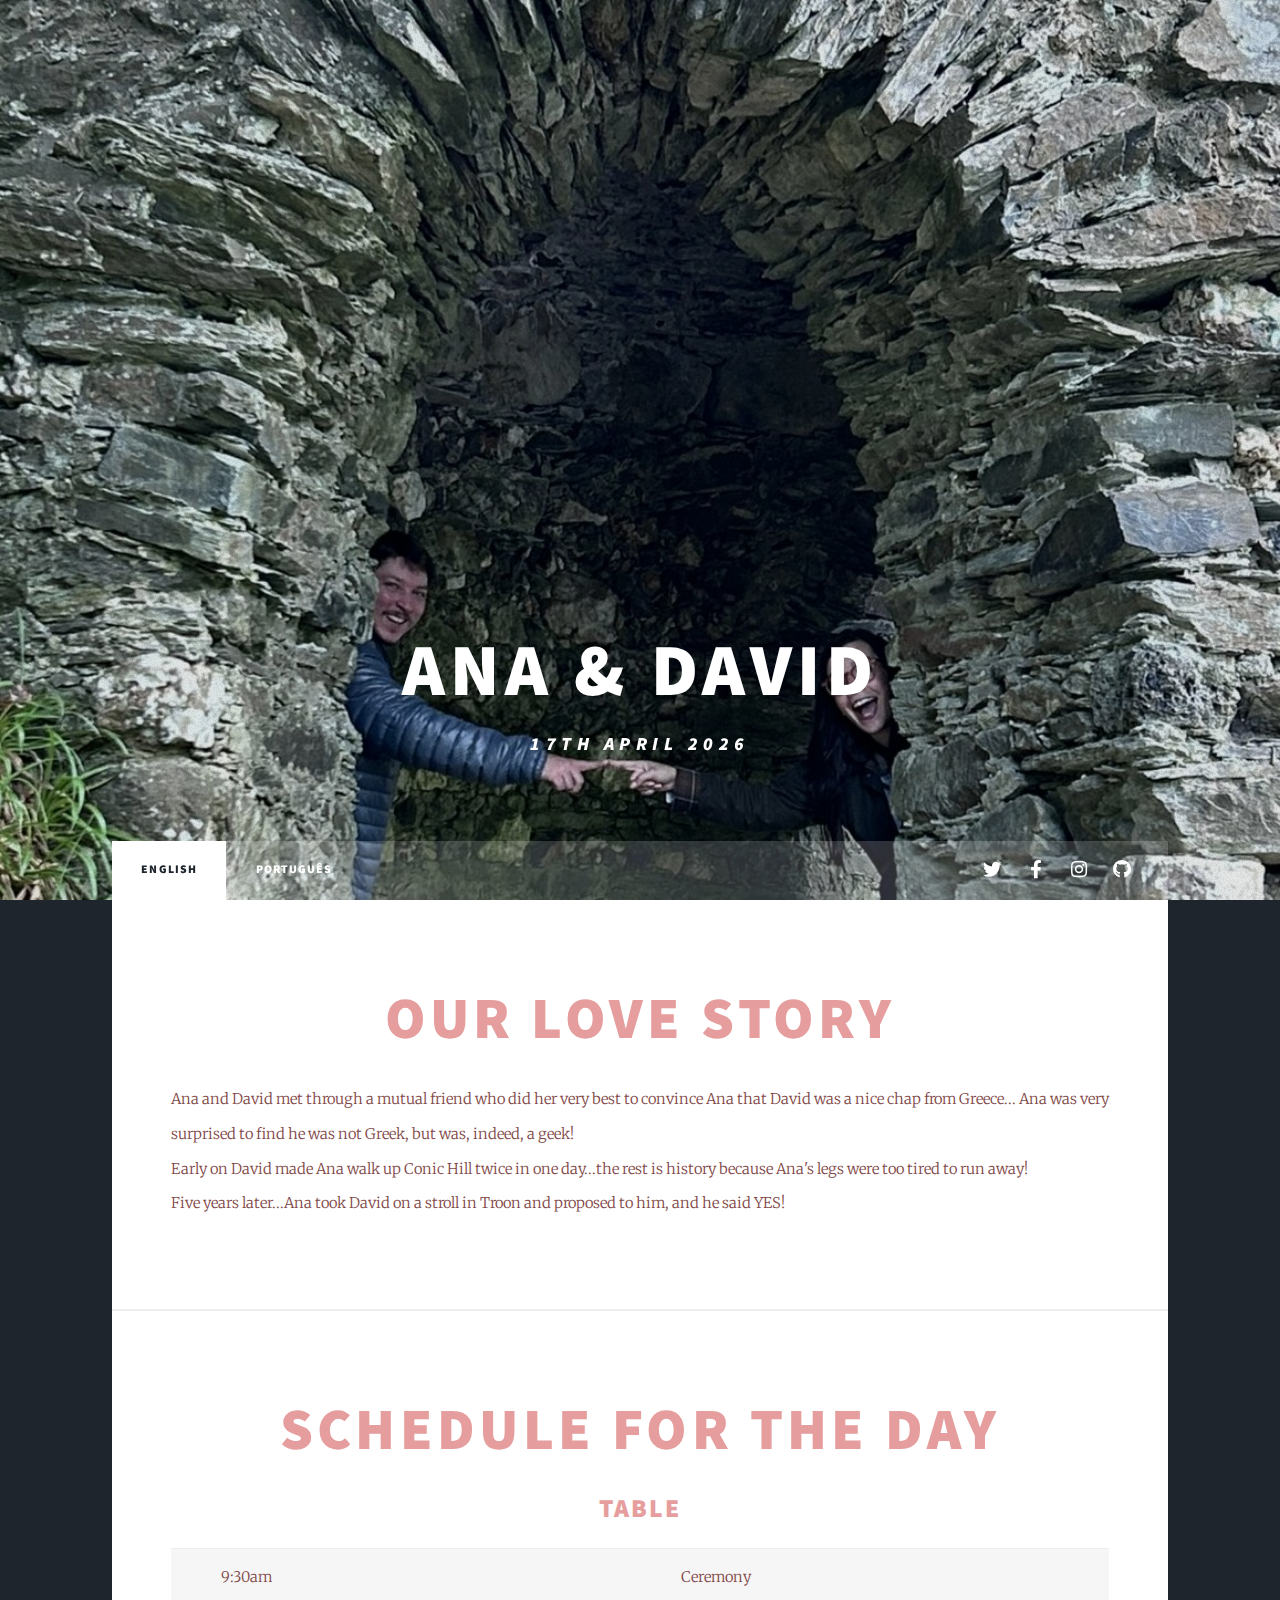
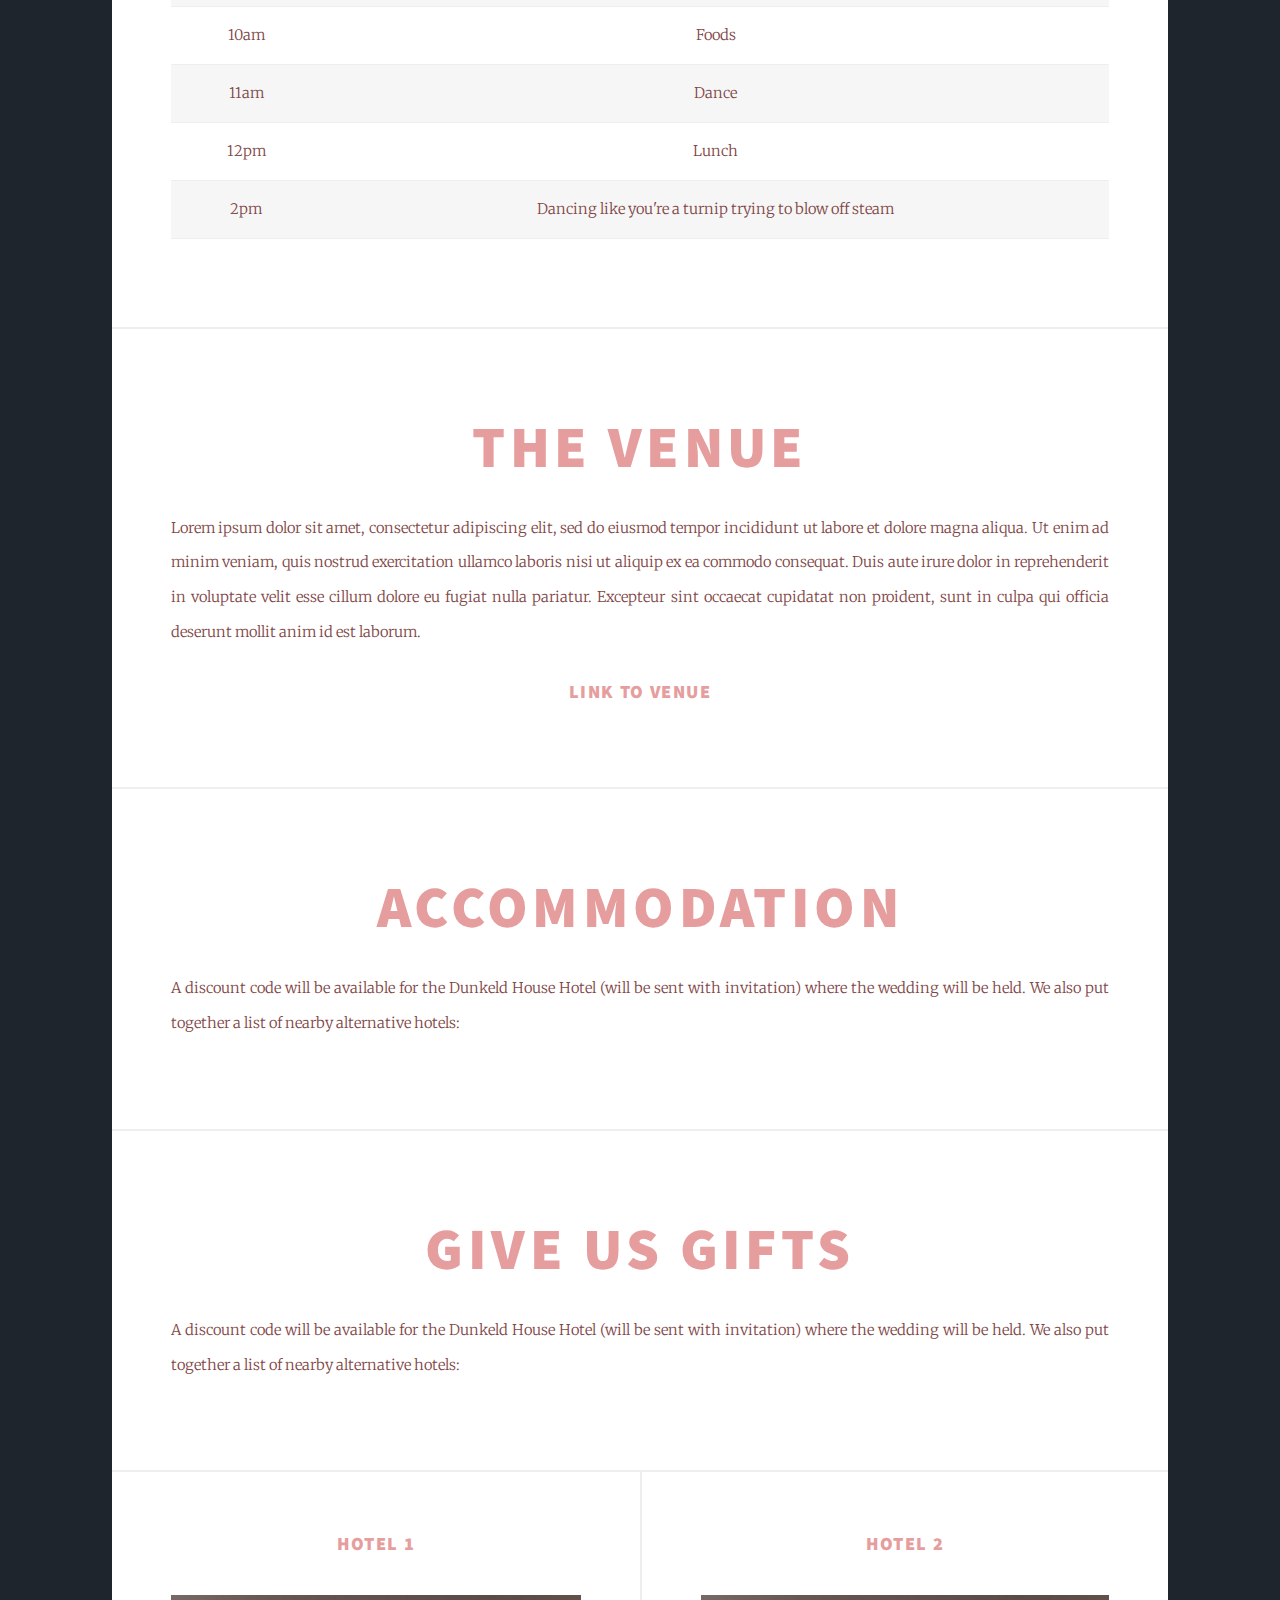
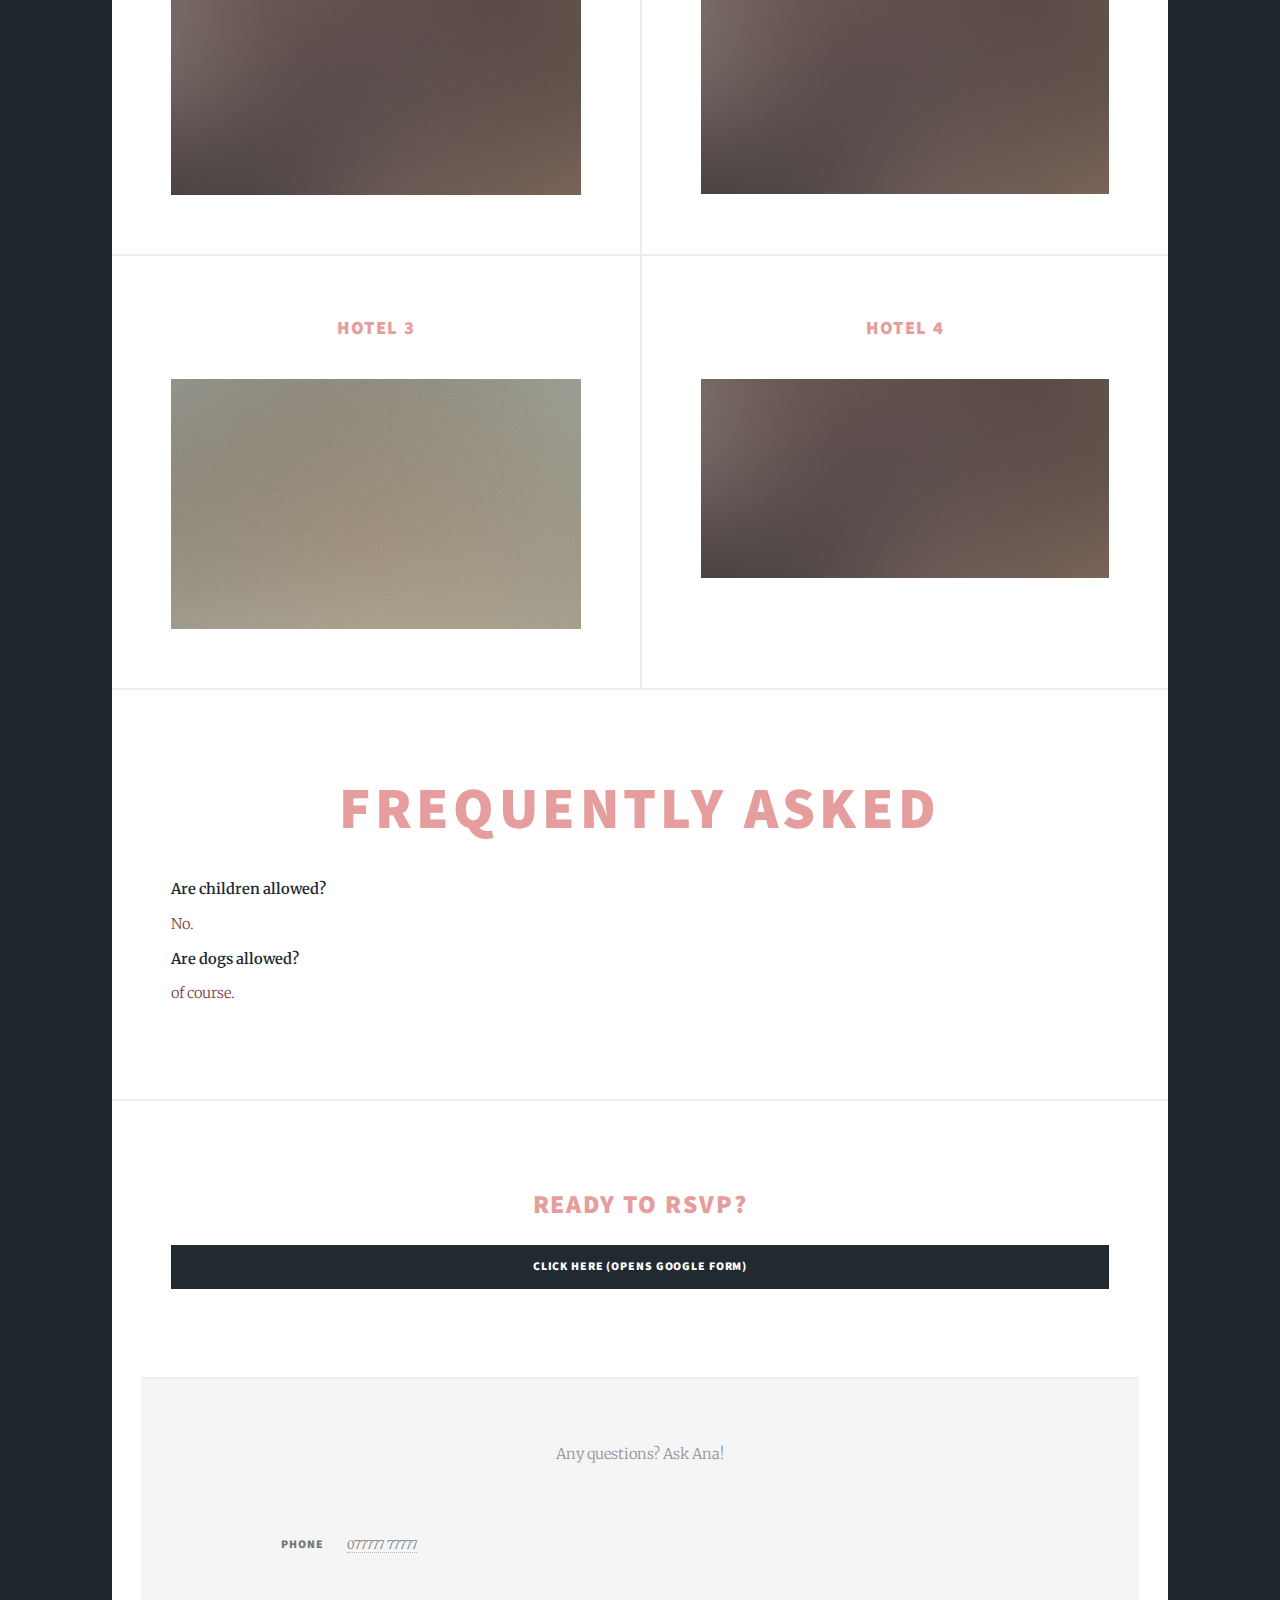
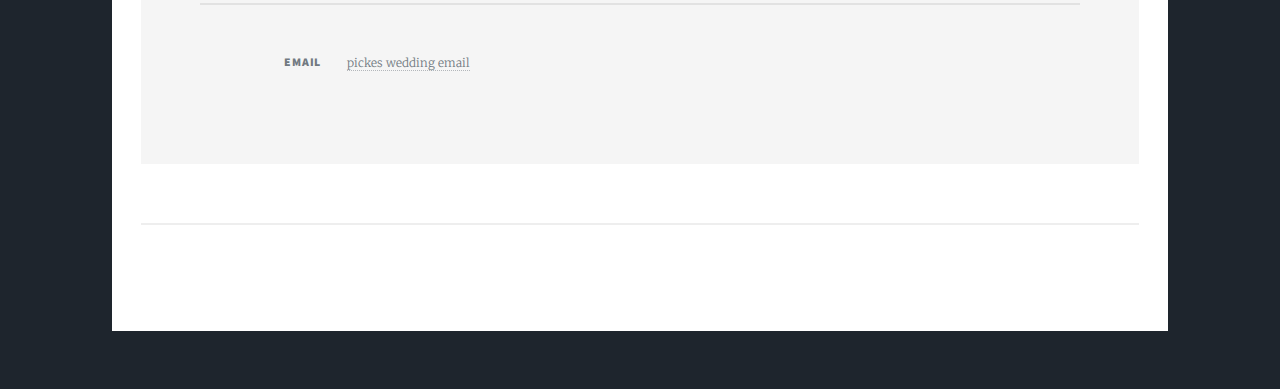
<file: en.html>
<!DOCTYPE HTML>
<!--
	Massively by HTML5 UP
	html5up.net | @ajlkn
	Free for personal and commercial use under the CCA 3.0 license (html5up.net/license)
-->
<html>
	<head>
		<title>Massively by HTML5 UP</title>
		<meta charset="utf-8" />
		<meta name="viewport" content="width=device-width, initial-scale=1, user-scalable=no" />
		<link rel="stylesheet" href="assets/css/main.css" />
		<noscript><link rel="stylesheet" href="assets/css/noscript.css" /></noscript>
	</head>
	<body class="is-preload">

		<!-- Wrapper -->
			<div id="wrapper" class="fade-in">

				<!-- Intro -->
					<div id="intro">
						<h1>Ana & David<h1/>
							<p>17th April 2026</p>
					</div>


				<!-- Nav -->
					<nav id="nav">
						<ul class="links">
							<li class="active"><a href="en.html">English</a></li>
							<li><a href="pt.html">Português</a></li>
<!--							<li><a href="elements.html">Elements Reference</a></li>-->
						</ul>
						<ul class="icons">
							<li><a href="#" class="icon brands fa-twitter"><span class="label">Twitter</span></a></li>
							<li><a href="#" class="icon brands fa-facebook-f"><span class="label">Facebook</span></a></li>
							<li><a href="#" class="icon brands fa-instagram"><span class="label">Instagram</span></a></li>
							<li><a href="#" class="icon brands fa-github"><span class="label">GitHub</span></a></li>
						</ul>
					</nav>

				<!-- Main -->
					<div id="main">
						<article class="post featured">
							<header>
								<h1>Our Love Story</h1>
							</header>
							<p>
								Ana and David met through a mutual friend who did her very best to convince Ana that David was a nice chap from Greece...
								Ana was very surprised to find he was not Greek, but was, indeed, a geek! <br/>
								Early on David made Ana walk up Conic Hill twice in one day...the rest is history because Ana's legs were too tired to run away! <br/>
								Five years later...Ana took David on a stroll in Troon and proposed to him, and he said YES!
							</p>
						</article>

						<article class="post featured">
							<header>
								<h1>Schedule for the day</h1>
							</header>
							<h2>Table</h2>

							<div class="table-wrapper">
								<table>
									<tbody>
									<tr>
										<td>9:30am</td>
										<td>Ceremony</td>
									</tr>
									<tr>
										<td>10am</td>
										<td>Foods</td>
									</tr>
									<tr>
										<td>11am</td>
										<td> Dance</td>
									</tr>
									<tr>
										<td>12pm</td>
										<td>Lunch</td>
									</tr>
									<tr>
										<td>2pm</td>
										<td>Dancing like you're a turnip trying to blow off steam</td>
									</tr>
									</tbody>
								</table>
						</article>

						<article class="post featured">
							<header>
								<h1>The venue</h1>
							</header>
							<p>
								Lorem ipsum dolor sit amet, consectetur adipiscing elit, sed do eiusmod tempor incididunt ut labore et dolore magna aliqua. Ut enim ad minim veniam, quis nostrud exercitation ullamco laboris nisi ut aliquip ex ea commodo consequat. Duis aute irure dolor in reprehenderit in voluptate velit esse cillum dolore eu fugiat nulla pariatur. Excepteur sint occaecat cupidatat non proident, sunt in culpa qui officia deserunt mollit anim id est laborum.
							</p>
							<h3> Link to venue</h3>
						</article>

						<article class="post featured">
							<header>
								<h1>Accommodation</h1>
							</header>
							<p>
								A discount code will be available for the Dunkeld House Hotel (will be sent with invitation) where the wedding will be held.
								We also put together a list of nearby alternative hotels:
							</p>
						</article>
						<article class="post featured">
							<header>
								<h1>GIVE US GIFTS</h1>
							</header>
							<p>
								A discount code will be available for the Dunkeld House Hotel (will be sent with invitation) where the wedding will be held.
								We also put together a list of nearby alternative hotels:
							</p>
						</article>
						<section class="posts">
							<article>
								<header>
									<h3><a href="#">Hotel 1</a></h3>
								</header>
								<a href="#" class="image fit"><img src="images/pic01.jpg" alt="" /></a>
							</article>
							<article>
								<header>
									<h3><a href="#">Hotel 2</a></h3>
								</header>
								<a href="#" class="image fit"><img src="images/pic01.jpg" alt="" /></a>
							</article>
							<article>
								<header>
									<h3><a href="#">Hotel 3</a></h3>
								</header>
								<a href="#" class="image fit"><img src="images/pic02.jpg" alt="" /></a>
							</article>
							<article>
								<header>
									<h3><a href="#">Hotel 4</a></h3>
								</header>
								<a href="#" class="image fit"><img src="images/pic01.jpg" alt="" /></a>
							</article>
						</section>

						<article class="post featured">
							<header>
								<h1>Frequently asked</h1>
							</header>
							<p>
								<b>Are children allowed?</b><br/>
								No. <br/>
								<b>Are dogs allowed?</b><br/>
								of course. <br/>
							</p>
						</article>

						<article class="post featured">
							<header>
								<h2>Ready to RSVP?</h2>
							</header>
							<ul class="actions stacked">
								<li><a href="#" class="button primary fit">Click here (opens google form)</a></li>
							</ul>
						</article>




				<!-- Footer -->
					<footer id="footer">
						<section class="split contact">
							Any questions? Ask Ana!
							<section>
								<h3>Phone</h3>
								<p><a href="#">077777 77777 </a></p>
							</section>
							<section>
								<h3>Email</h3>
								<p><a href="#">pickes wedding email</a></p>
							</section>
						</section>
					</footer>

				<!-- Copyright -->
					<div id="copyright">
						<ul><li>&copy; Untitled</li><li>Design: <a href="https://html5up.net">HTML5 UP</a></li></ul>
					</div>

			</div>

		<!-- Scripts -->
			<script src="assets/js/jquery.min.js"></script>
			<script src="assets/js/jquery.scrollex.min.js"></script>
			<script src="assets/js/jquery.scrolly.min.js"></script>
			<script src="assets/js/browser.min.js"></script>
			<script src="assets/js/breakpoints.min.js"></script>
			<script src="assets/js/util.js"></script>
			<script src="assets/js/main.js"></script>

	</body>
</html>
</file>
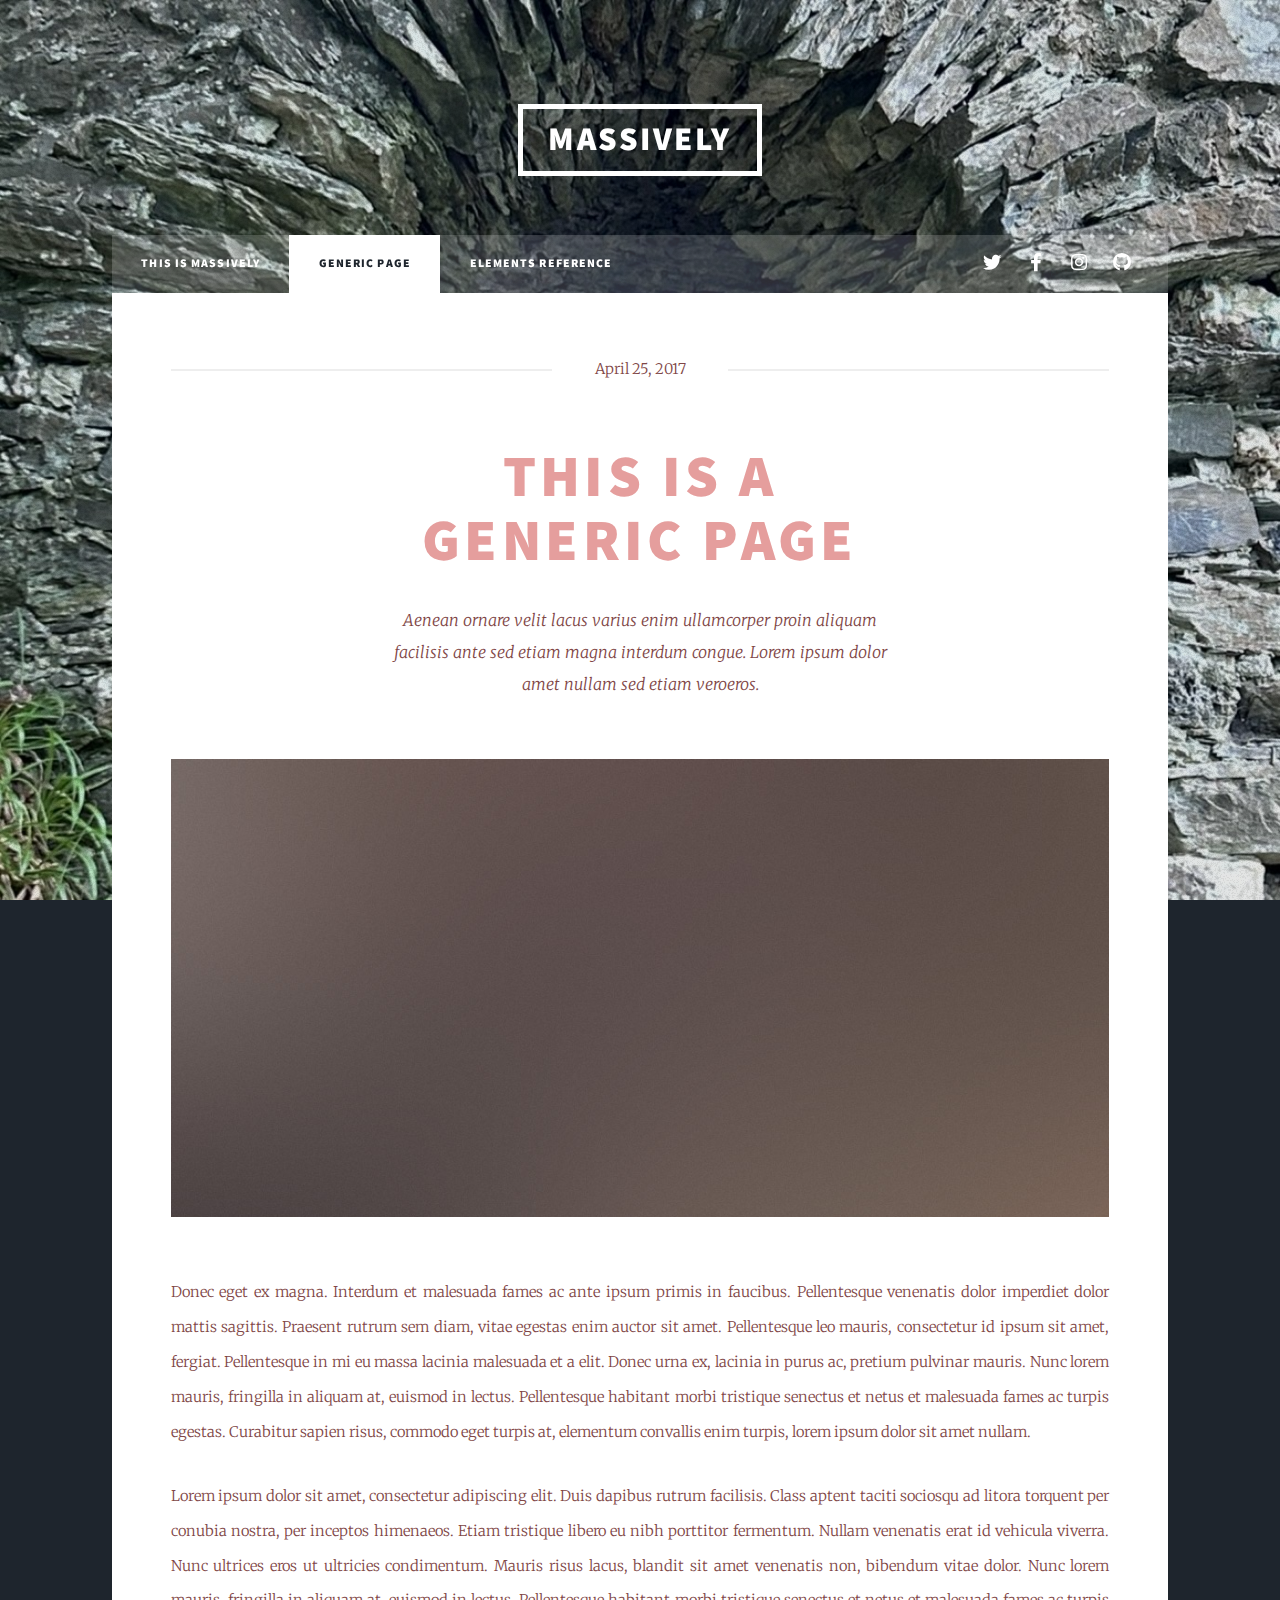
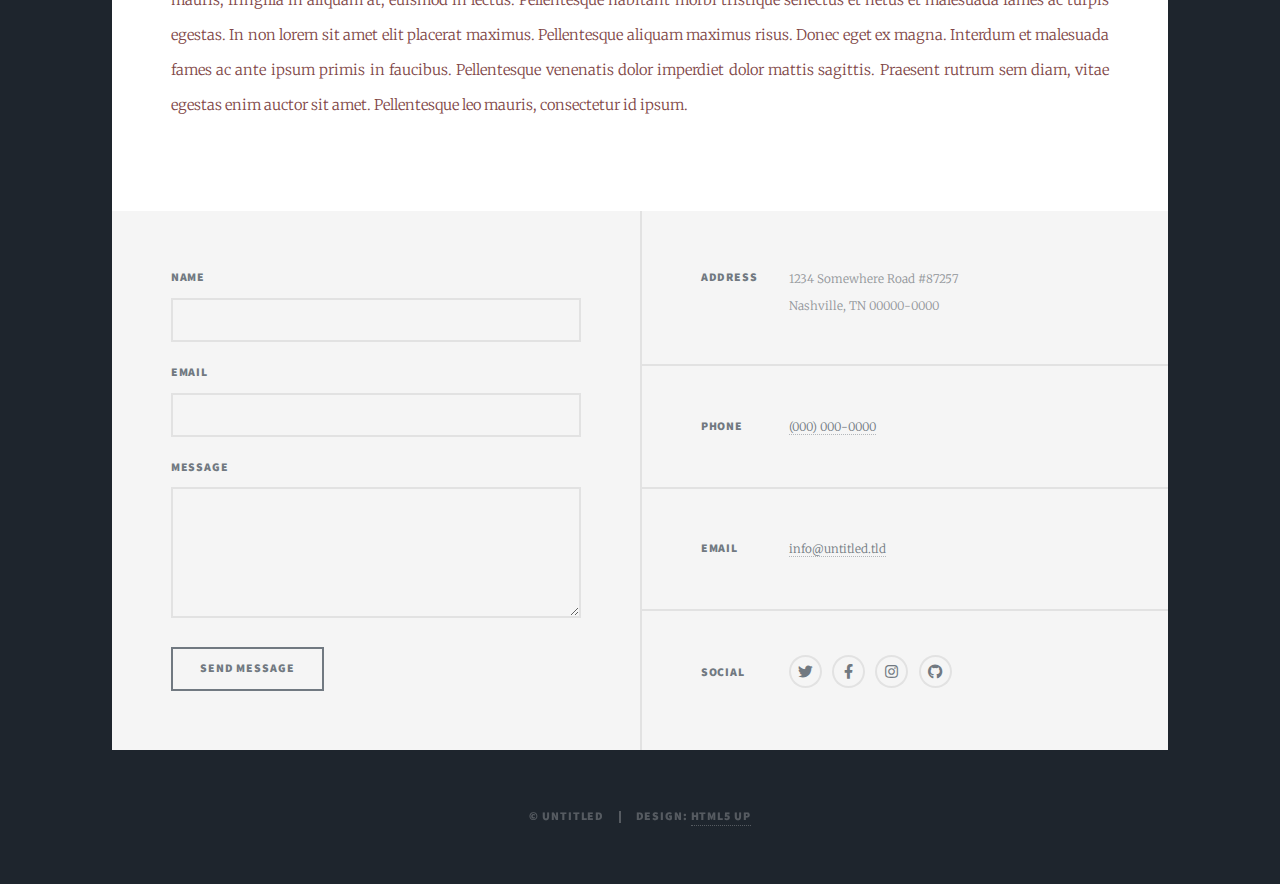
<file: generic.html>
<!DOCTYPE HTML>
<!--
	Massively by HTML5 UP
	html5up.net | @ajlkn
	Free for personal and commercial use under the CCA 3.0 license (html5up.net/license)
-->
<html>
	<head>
		<title>Generic Page - Massively by HTML5 UP</title>
		<meta charset="utf-8" />
		<meta name="viewport" content="width=device-width, initial-scale=1, user-scalable=no" />
		<link rel="stylesheet" href="assets/css/main.css" />
		<noscript><link rel="stylesheet" href="assets/css/noscript.css" /></noscript>
	</head>
	<body class="is-preload">

		<!-- Wrapper -->
			<div id="wrapper">

				<!-- Header -->
					<header id="header">
						<a href="index.html" class="logo">Massively</a>
					</header>

				<!-- Nav -->
					<nav id="nav">
						<ul class="links">
							<li><a href="index.html">This is Massively</a></li>
							<li class="active"><a href="generic.html">Generic Page</a></li>
							<li><a href="elements.html">Elements Reference</a></li>
						</ul>
						<ul class="icons">
							<li><a href="#" class="icon brands fa-twitter"><span class="label">Twitter</span></a></li>
							<li><a href="#" class="icon brands fa-facebook-f"><span class="label">Facebook</span></a></li>
							<li><a href="#" class="icon brands fa-instagram"><span class="label">Instagram</span></a></li>
							<li><a href="#" class="icon brands fa-github"><span class="label">GitHub</span></a></li>
						</ul>
					</nav>

				<!-- Main -->
					<div id="main">

						<!-- Post -->
							<section class="post">
								<header class="major">
									<span class="date">April 25, 2017</span>
									<h1>This is a<br />
									Generic Page</h1>
									<p>Aenean ornare velit lacus varius enim ullamcorper proin aliquam<br />
									facilisis ante sed etiam magna interdum congue. Lorem ipsum dolor<br />
									amet nullam sed etiam veroeros.</p>
								</header>
								<div class="image main"><img src="images/pic01.jpg" alt="" /></div>
								<p>Donec eget ex magna. Interdum et malesuada fames ac ante ipsum primis in faucibus. Pellentesque venenatis dolor imperdiet dolor mattis sagittis. Praesent rutrum sem diam, vitae egestas enim auctor sit amet. Pellentesque leo mauris, consectetur id ipsum sit amet, fergiat. Pellentesque in mi eu massa lacinia malesuada et a elit. Donec urna ex, lacinia in purus ac, pretium pulvinar mauris. Nunc lorem mauris, fringilla in aliquam at, euismod in lectus. Pellentesque habitant morbi tristique senectus et netus et malesuada fames ac turpis egestas. Curabitur sapien risus, commodo eget turpis at, elementum convallis enim turpis, lorem ipsum dolor sit amet nullam.</p>
								<p>Lorem ipsum dolor sit amet, consectetur adipiscing elit. Duis dapibus rutrum facilisis. Class aptent taciti sociosqu ad litora torquent per conubia nostra, per inceptos himenaeos. Etiam tristique libero eu nibh porttitor fermentum. Nullam venenatis erat id vehicula viverra. Nunc ultrices eros ut ultricies condimentum. Mauris risus lacus, blandit sit amet venenatis non, bibendum vitae dolor. Nunc lorem mauris, fringilla in aliquam at, euismod in lectus. Pellentesque habitant morbi tristique senectus et netus et malesuada fames ac turpis egestas. In non lorem sit amet elit placerat maximus. Pellentesque aliquam maximus risus. Donec eget ex magna. Interdum et malesuada fames ac ante ipsum primis in faucibus. Pellentesque venenatis dolor imperdiet dolor mattis sagittis. Praesent rutrum sem diam, vitae egestas enim auctor sit amet. Pellentesque leo mauris, consectetur id ipsum.</p>
							</section>

					</div>

				<!-- Footer -->
					<footer id="footer">
						<section>
							<form method="post" action="#">
								<div class="fields">
									<div class="field">
										<label for="name">Name</label>
										<input type="text" name="name" id="name" />
									</div>
									<div class="field">
										<label for="email">Email</label>
										<input type="text" name="email" id="email" />
									</div>
									<div class="field">
										<label for="message">Message</label>
										<textarea name="message" id="message" rows="3"></textarea>
									</div>
								</div>
								<ul class="actions">
									<li><input type="submit" value="Send Message" /></li>
								</ul>
							</form>
						</section>
						<section class="split contact">
							<section class="alt">
								<h3>Address</h3>
								<p>1234 Somewhere Road #87257<br />
								Nashville, TN 00000-0000</p>
							</section>
							<section>
								<h3>Phone</h3>
								<p><a href="#">(000) 000-0000</a></p>
							</section>
							<section>
								<h3>Email</h3>
								<p><a href="#">info@untitled.tld</a></p>
							</section>
							<section>
								<h3>Social</h3>
								<ul class="icons alt">
									<li><a href="#" class="icon brands alt fa-twitter"><span class="label">Twitter</span></a></li>
									<li><a href="#" class="icon brands alt fa-facebook-f"><span class="label">Facebook</span></a></li>
									<li><a href="#" class="icon brands alt fa-instagram"><span class="label">Instagram</span></a></li>
									<li><a href="#" class="icon brands alt fa-github"><span class="label">GitHub</span></a></li>
								</ul>
							</section>
						</section>
					</footer>

				<!-- Copyright -->
					<div id="copyright">
						<ul><li>&copy; Untitled</li><li>Design: <a href="https://html5up.net">HTML5 UP</a></li></ul>
					</div>

			</div>

		<!-- Scripts -->
			<script src="assets/js/jquery.min.js"></script>
			<script src="assets/js/jquery.scrollex.min.js"></script>
			<script src="assets/js/jquery.scrolly.min.js"></script>
			<script src="assets/js/browser.min.js"></script>
			<script src="assets/js/breakpoints.min.js"></script>
			<script src="assets/js/util.js"></script>
			<script src="assets/js/main.js"></script>

	</body>
</html>
</file>
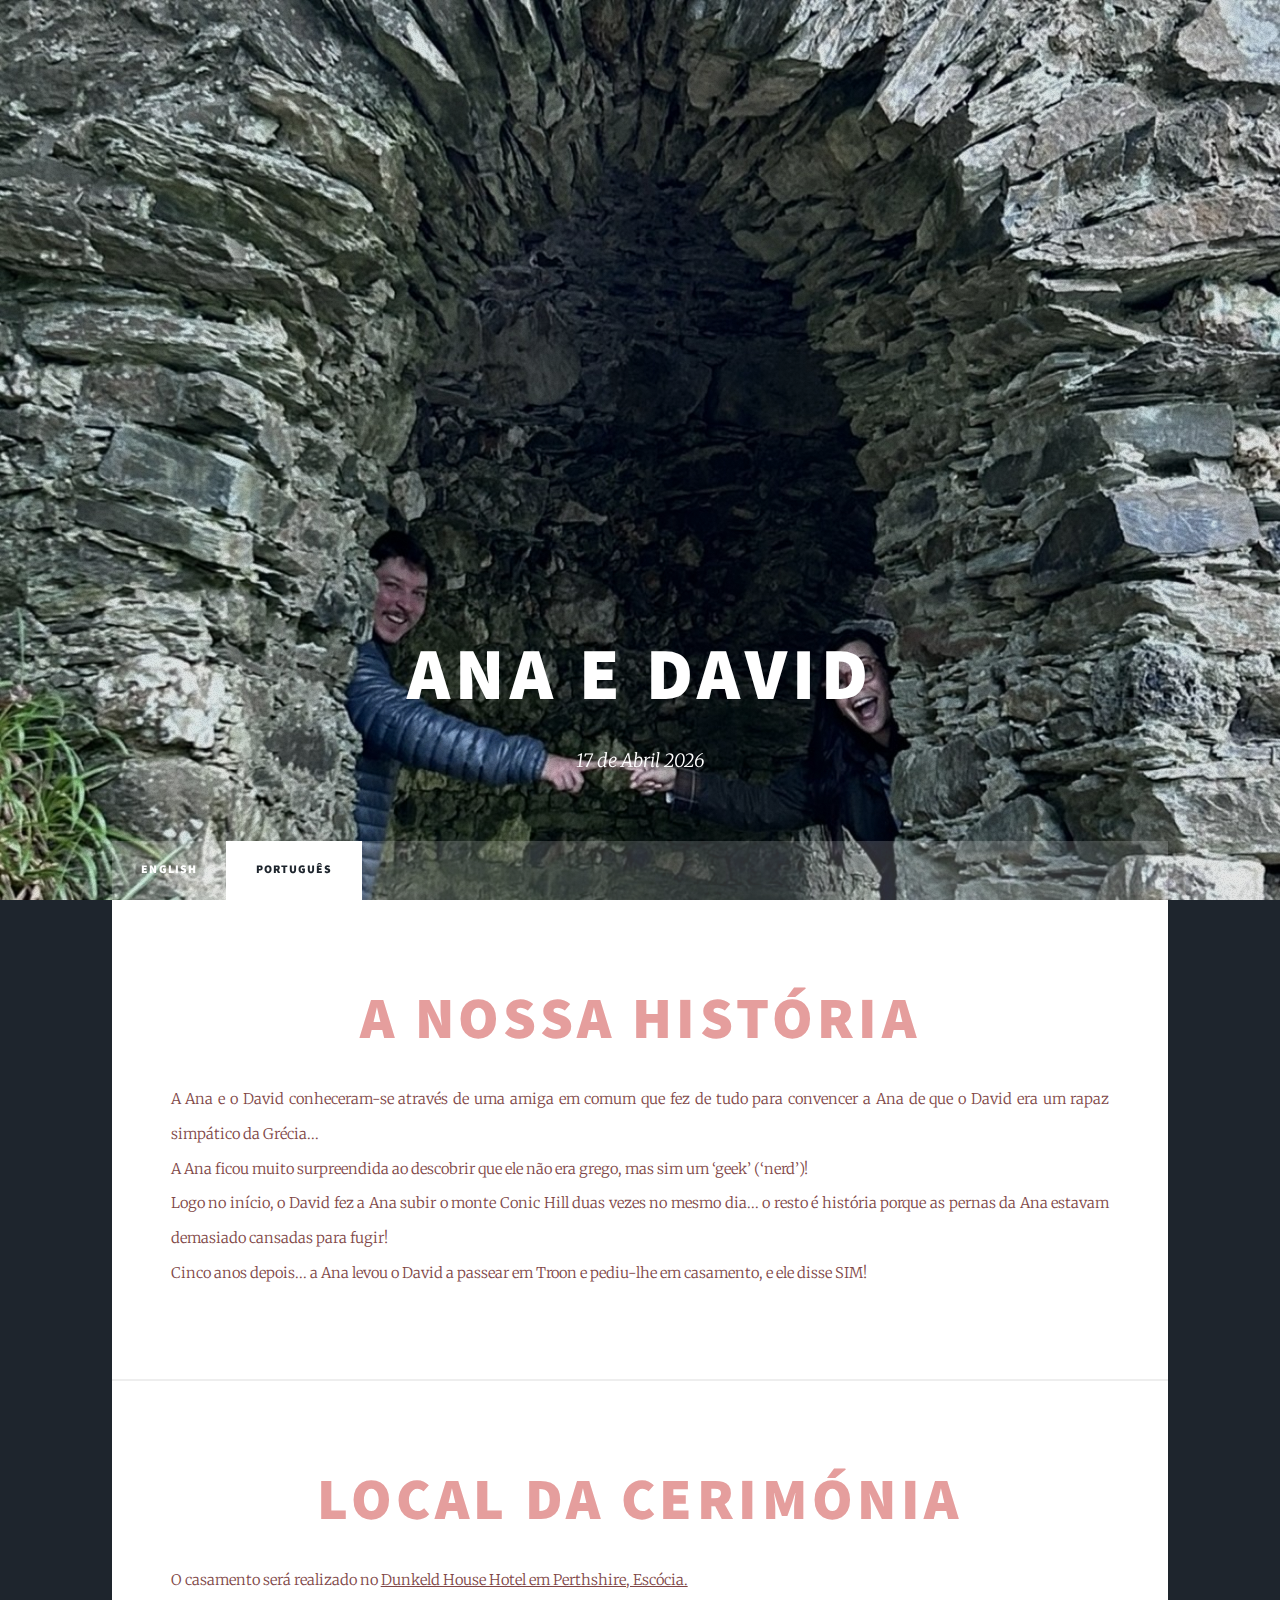
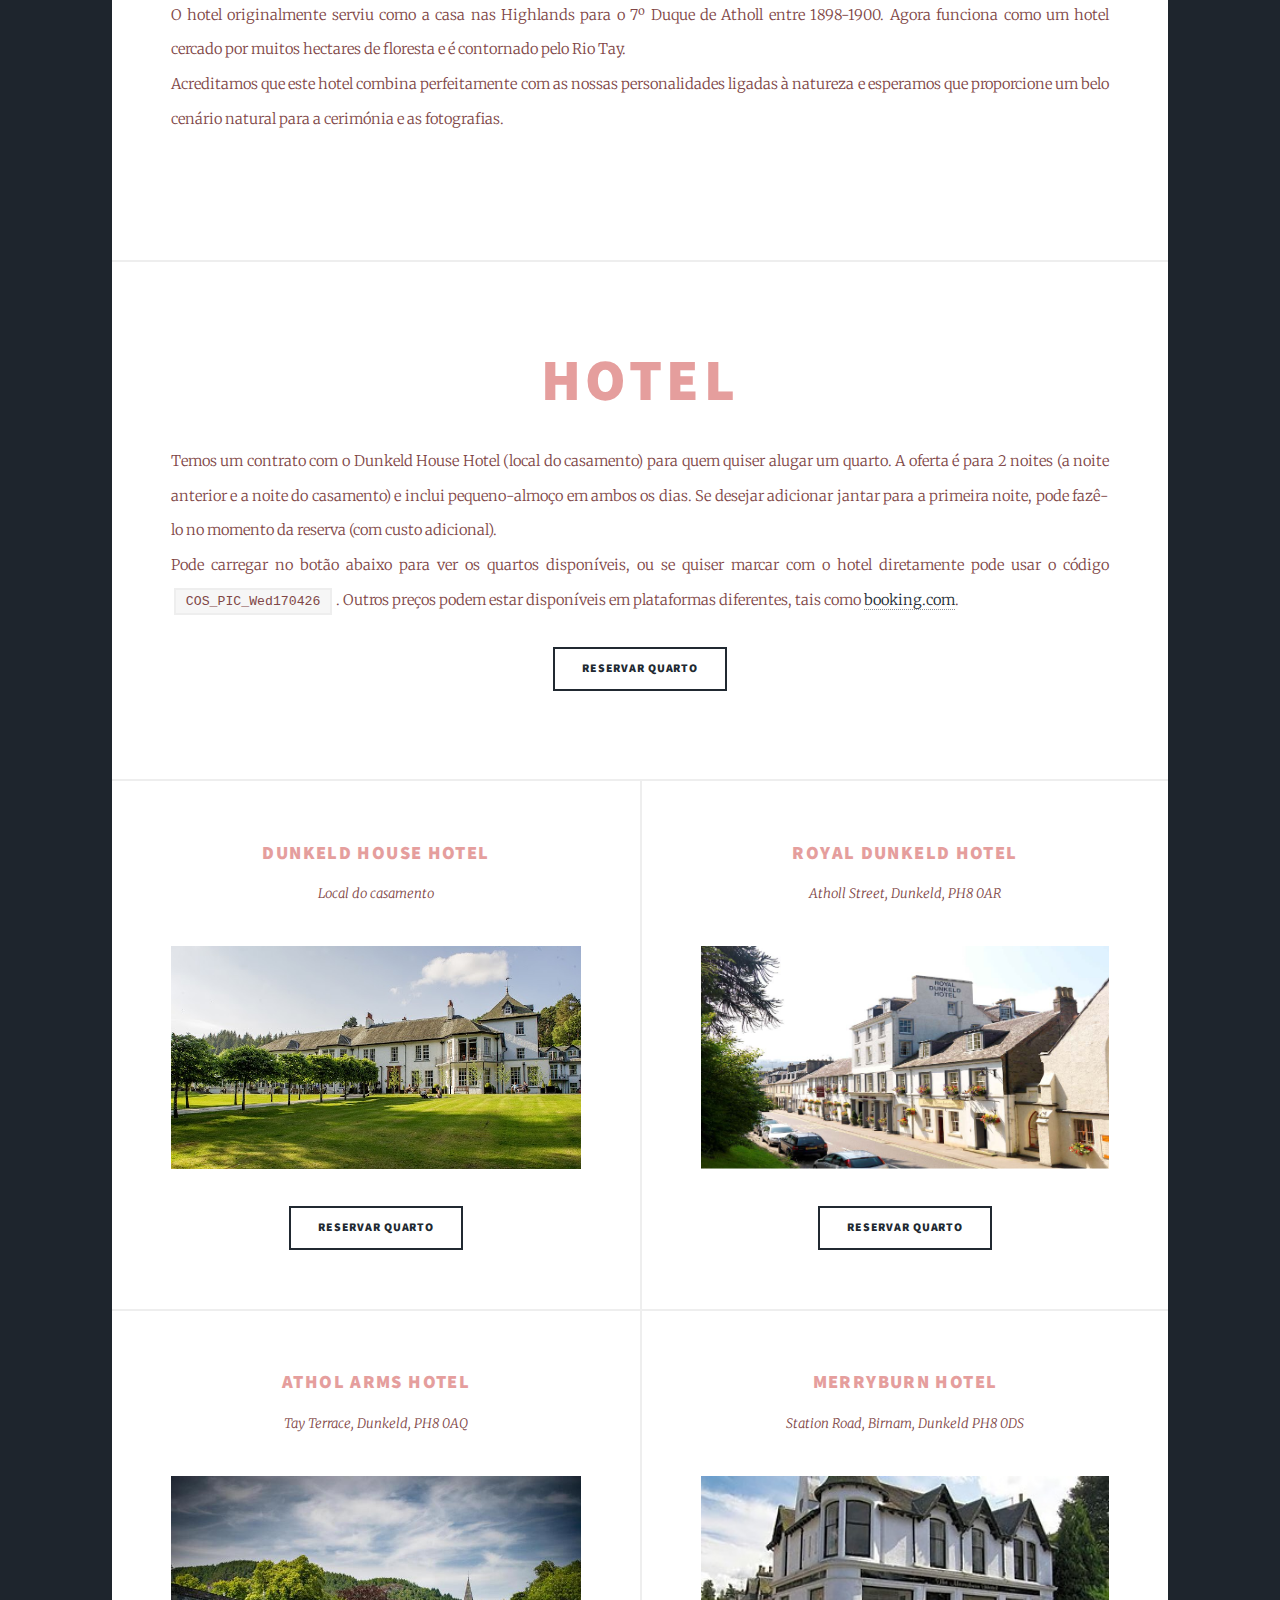
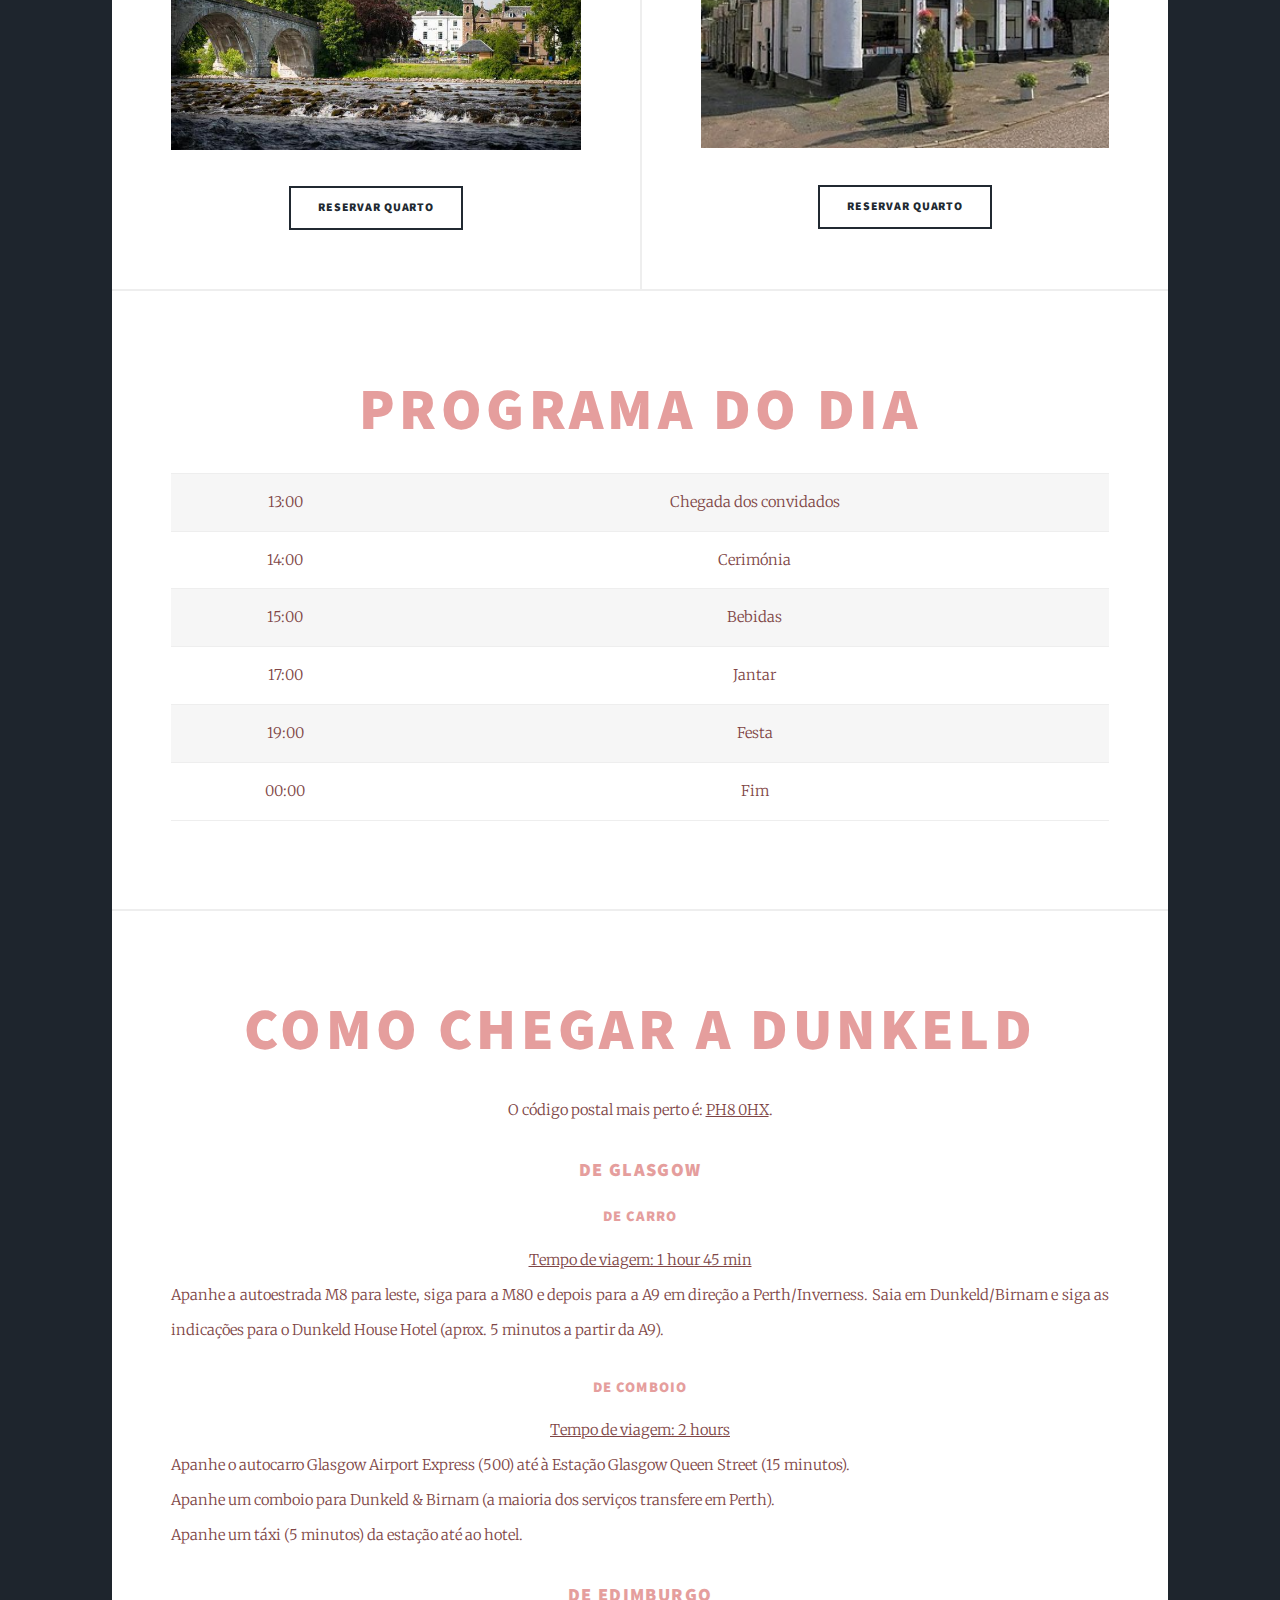
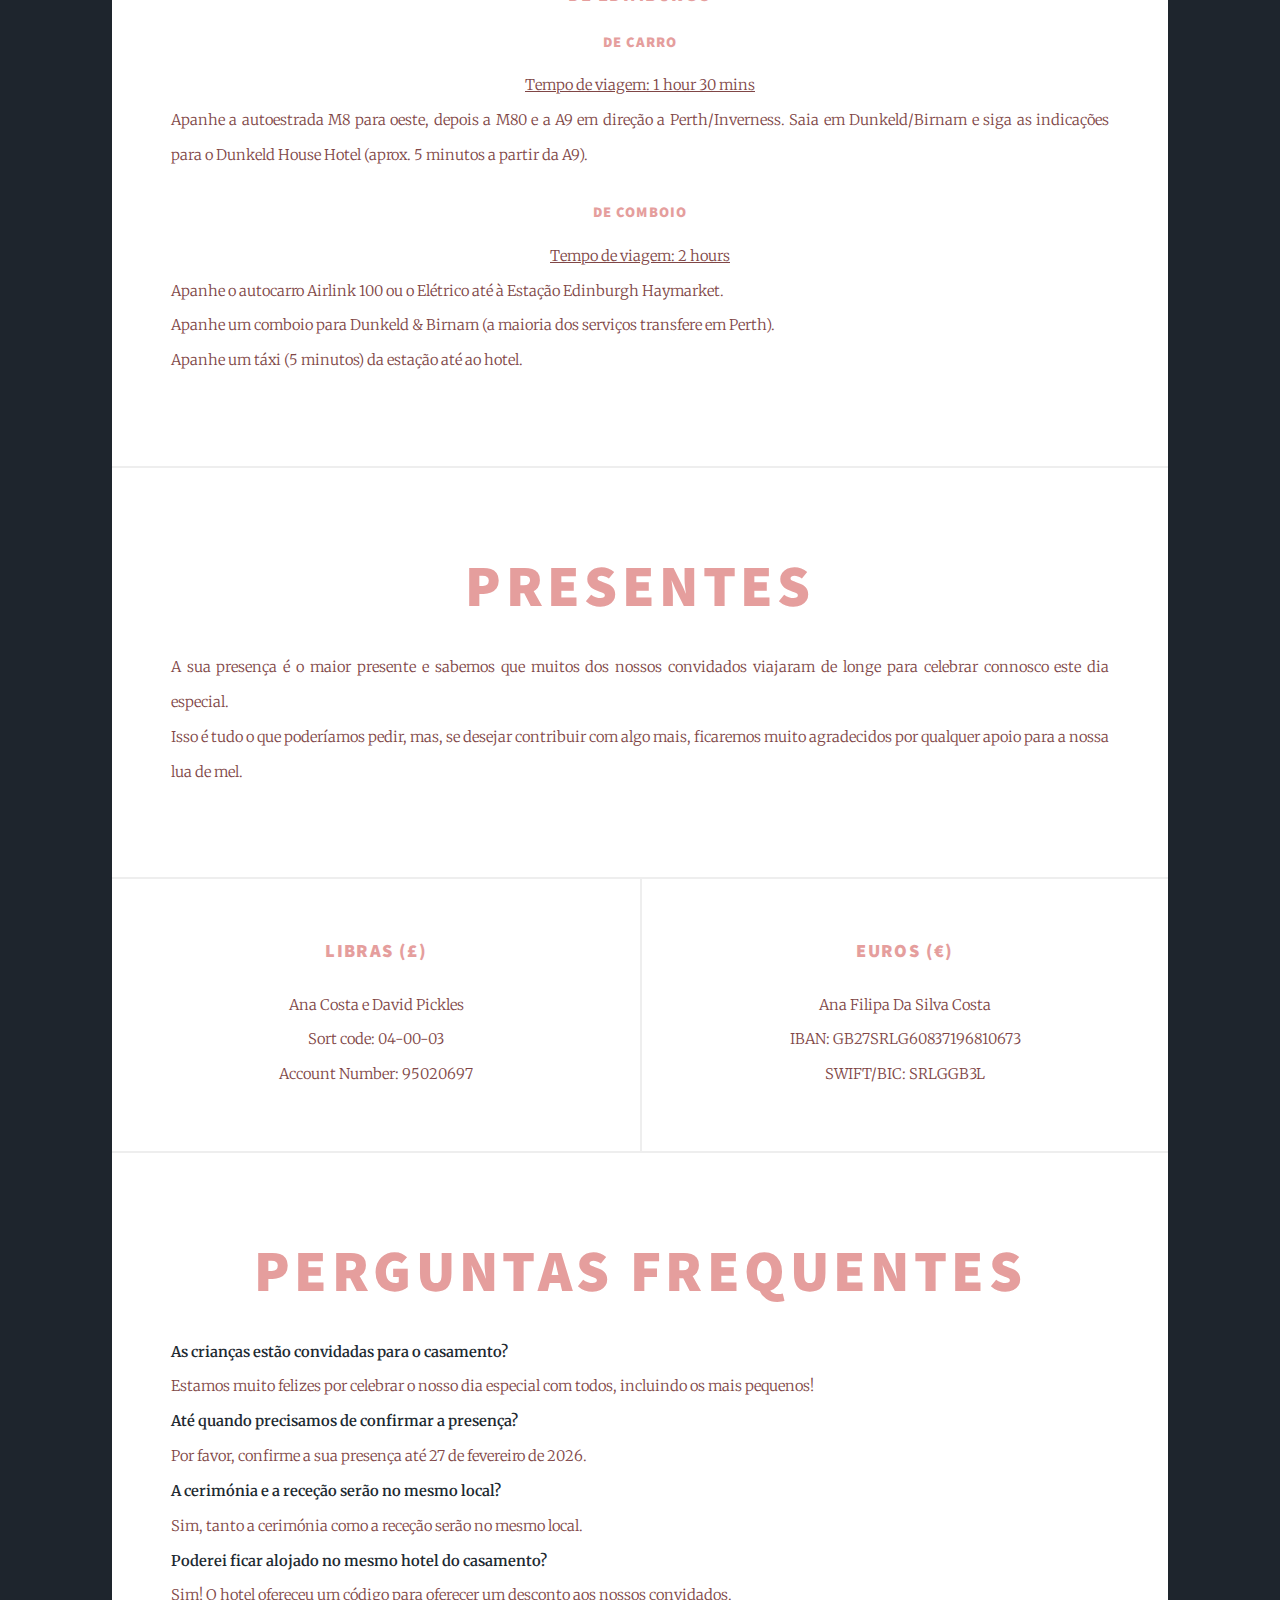
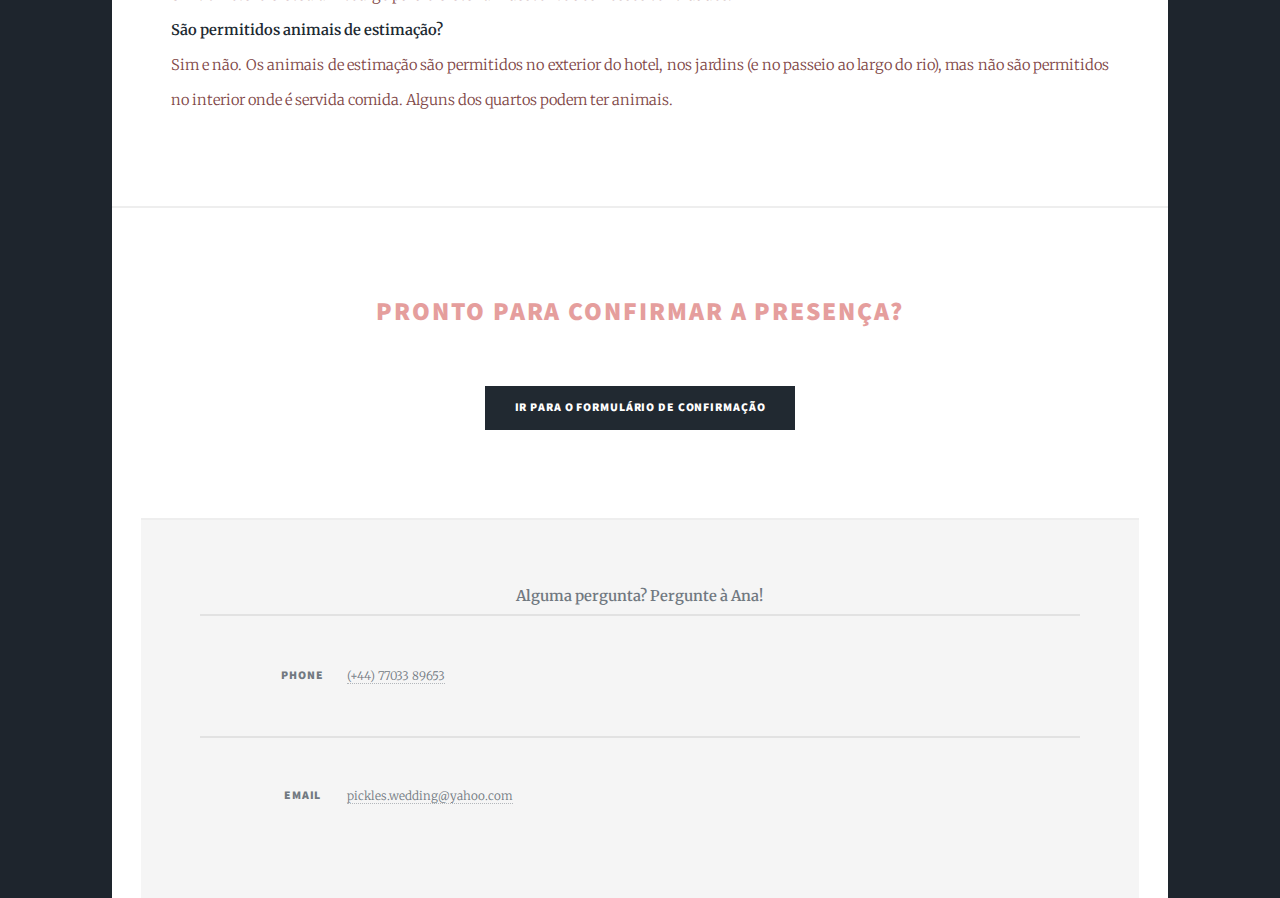
<file: pt.html>
<!DOCTYPE HTML>
<html>
<head>
	<title>Casamento da Ana e do David</title>
	<meta charset="utf-8" />
	<meta name="viewport" content="width=device-width, initial-scale=1, user-scalable=no" />
	<link rel="stylesheet" href="assets/css/main.css" />
	<noscript><link rel="stylesheet" href="assets/css/noscript.css" /></noscript>
</head>
<body class="is-preload">

<!-- Wrapper -->
<div id="wrapper" class="fade-in">

	<!-- Intro -->
	<div id="intro">
		<h1>Ana e David</h1>
		<p>17 de Abril 2026</p>
	</div>


	<!-- Nav -->
	<nav id="nav">
		<ul class="links">
			<li><a href="/">English</a></li>
			<li class="active"><a href="pt">Português</a></li>
		</ul>
	</nav>

	<!-- Main -->
	<div id="main">
		<article class="post featured">
			<header>
				<h1>A Nossa História</h1>
			</header>
			<p>
				A Ana e o David conheceram-se através de uma amiga em comum que fez de tudo para convencer a Ana de que o David era um rapaz simpático da Grécia... <br/>
				A Ana ficou muito surpreendida ao descobrir que ele não era grego, mas sim um ‘geek’ (‘nerd’)! <br/>
				Logo no início, o David fez a Ana subir o monte Conic Hill duas vezes no mesmo dia... o resto é história porque as pernas da Ana estavam demasiado cansadas para fugir! <br/>
				Cinco anos depois... a Ana levou o David a passear em Troon e pediu-lhe em casamento, e ele disse SIM!
			</p>
		</article>

		<article class="post featured">
			<header>
				<h1>Local da cerimónia</h1>
			</header>
			<p>
				O casamento será realizado no <u>Dunkeld House Hotel em Perthshire, Escócia.</u> <br/>
				O hotel originalmente serviu como a casa nas Highlands para o 7º Duque de Atholl entre 1898-1900. Agora funciona como um hotel cercado por muitos hectares de floresta e é contornado pelo Rio Tay. <br/>
				Acreditamos que este hotel combina perfeitamente com as nossas personalidades ligadas à natureza e esperamos que proporcione um belo cenário natural para a cerimónia e as fotografias. <br/> <br/>
			</p>
		</article>

		<article class="post featured">
			<header>
				<h1>Hotel</h1>
			</header>
			<div>
				<p>
					Temos um contrato com o Dunkeld House Hotel (local do casamento) para quem quiser alugar um quarto. A oferta é para 2 noites (a noite anterior e a noite do casamento) e inclui pequeno-almoço em ambos os dias.
					Se desejar adicionar jantar para a primeira noite, pode fazê-lo no momento da reserva (com custo adicional). <br/>
					Pode carregar no botão abaixo para ver os quartos disponíveis, ou se quiser marcar com o hotel diretamente pode usar o código <code>COS_PIC_Wed170426</code>.
					Outros preços podem estar disponíveis em plataformas diferentes, tais como <a href="https://www.booking.com" target="_blank">booking.com</a>. <br/>
				<ul class="actions stacked">
					<li><a href="https://www.athollarmshotel.com/" target="_blank" class="button ">Reservar quarto</a></li>
				</ul>
				</p>
			</div>

		</article>
		<section class="posts">
			<article class="featured">
				<header>
					<h3><a href="https://www.crerarhotels.com/collection/dunkeld-house-hotel/" target="_blank">Dunkeld House Hotel</a></h3>
					<p class="align-center">Local do casamento</p>
				</header>
				<a href="https://www.crerarhotels.com/collection/dunkeld-house-hotel/" target="_blank" class="image fit"><img src="images/alt-hotels/dunkeld-hotel.jpg" alt="Picture of outside of hotel" /></a>
				<ul class="actions stacked">
					<li><a href="https://www.crerarhotels.com/collection/dunkeld-house-hotel/" target="_blank" class="button">Reservar quarto</a></li>
				</ul>
			</article>
			<article class="featured">
				<header>
					<h3><a href="https://royaldunkeld.co.uk/" target="_blank">Royal Dunkeld Hotel</a></h3>
					<p class="align-center">Atholl Street, Dunkeld, PH8 0AR</p>
				</header>
				<a href="https://royaldunkeld.co.uk/" target="_blank" class="image fit"><img src="images/alt-hotels/royal-hotel.png" alt="Picture of outside of hotel" /></a>
				<ul class="actions stacked">
					<li><a href="https://royaldunkeld.co.uk/" target="_blank" class="button">Reservar quarto</a></li>
				</ul>
			</article>
			<article>
				<header>
					<h3><a href="https://www.athollarmshotel.com/" target="_blank">Athol Arms Hotel</a></h3>
					<p class="align-center">Tay Terrace, Dunkeld, PH8 0AQ</p>
				</header>
				<a href="https://www.athollarmshotel.com/" target="_blank" class="image fit"><img src="images/alt-hotels/athol-arms.jpeg" alt="Picture of outside of hotel" /></a>
				<ul class="actions stacked">
					<li><a href="https://www.athollarmshotel.com/" target="_blank" class="button ">Reservar quarto</a></li>
				</ul>
			</article>
			<article>
				<header>
					<h3><a href="https://merryburn.co.uk/" target="_blank">Merryburn Hotel</a></h3>
					<p class="align-center">Station Road, Birnam, Dunkeld PH8 0DS</p>
				</header>
				<a href="https://merryburn.co.uk/" target="_blank" class="image fit"><img src="images/alt-hotels/merryburn-hotel.jpeg" alt="Picture of Merryburn hotel" /></a>
				<ul class="actions stacked">
					<li><a href="https://merryburn.co.uk/" target="_blank" class="button">Reservar quarto</a></li>
				</ul>
			</article>
		</section>
		<article class="post featured">
			<header>
				<h1>Programa do Dia</h1>
			</header>
			<div class="table-wrapper">
				<table>
					<tbody>
					<tr>
						<td>13:00</td>
						<td>Chegada dos convidados</td>
					</tr>
					<tr>
						<td>14:00</td>
						<td>Cerimónia</td>
					</tr>
					<tr>
						<td>15:00</td>
						<td>Bebidas</td>
					</tr>
					<tr>
						<td>17:00</td>
						<td>Jantar</td>
					</tr>
					<tr>
						<td>19:00</td>
						<td>Festa</td>
					</tr>
					<tr>
						<td>00:00</td>
						<td>Fim</td>
					</tr>
					</tbody>
				</table>
			</div>
		</article>
		<article class="post featured">
			<header>
				<h1>Como Chegar a Dunkeld</h1>
			</header>
			<p style="text-align: center">O código postal mais perto é: <u>PH8 0HX</u>.</p>
			<div class="row">
				<div class="column">
					<h3>De Glasgow</h3>
					<h4> De carro </h4>
					<u>Tempo de viagem: 1 hour 45 min </u>
					<p>
						Apanhe a autoestrada M8 para leste, siga para a M80 e depois para a A9 em direção a Perth/Inverness.
						Saia em Dunkeld/Birnam e siga as indicações para o Dunkeld House Hotel (aprox. 5 minutos a partir da A9).
					</p>
					<h4> De comboio </h4>
					<u>Tempo de viagem: 2 hours </u>
					<p>
						Apanhe o autocarro Glasgow Airport Express (500) até à Estação Glasgow Queen Street (15 minutos). <br/>
						Apanhe um comboio para Dunkeld & Birnam (a maioria dos serviços transfere em Perth). <br/>
						Apanhe um táxi (5 minutos) da estação até ao hotel.
					</p>

				</div>
				<div class="column">
					<h3>De Edimburgo</h3>
					<h4> De carro </h4>
					<u>Tempo de viagem: 1 hour 30 mins </u>
					<p>
						Apanhe a autoestrada M8 para oeste, depois a M80 e a A9 em direção a Perth/Inverness.
						Saia em Dunkeld/Birnam e siga as indicações para o Dunkeld House Hotel (aprox. 5 minutos a partir da A9).
					</p>
					<h4> De comboio </h4>
					<u>Tempo de viagem: 2 hours </u>
					<p>
						Apanhe o autocarro Airlink 100 ou o Elétrico até à Estação Edinburgh Haymarket. <br/>
						Apanhe um comboio para Dunkeld & Birnam (a maioria dos serviços transfere em Perth). <br/>
						Apanhe um táxi (5 minutos) da estação até ao hotel.
					</p>
				</div>
			</div>
		</article>
		<article class="post featured">
			<header>
				<h1>Presentes</h1>
			</header>
			<p>
				A sua presença é o maior presente e sabemos que muitos dos nossos convidados viajaram de longe para celebrar connosco este dia especial. <br/>
				Isso é tudo o que poderíamos pedir, mas, se desejar contribuir com algo mais, ficaremos muito agradecidos por qualquer apoio para a nossa lua de mel. <br/>
			</p>
		</article>
		<section class="posts">
			<article class="featured">
				<header>
					<h3>Libras (£)</h3>
				</header>
				<p class="align-center">
					Ana Costa e David Pickles <br/>
					Sort code: 04-00-03 <br/>
					Account Number: 95020697
				</p>
			</article>
			<article class="featured">
				<header>
					<h3>Euros (€)</h3>
				</header>
				<p class="align-center">
					Ana Filipa Da Silva Costa <br/>
					IBAN: GB27SRLG60837196810673 <br/>
					SWIFT/BIC: SRLGGB3L <br/>
				</p>
			</article>
		</section>

		<article class="post featured">
			<header>
				<h1>Perguntas Frequentes</h1>
			</header>
			<p>
				<b>As crianças estão convidadas para o casamento?</b><br/>
				Estamos muito felizes por celebrar o nosso dia especial com todos, incluindo os mais pequenos! <br/>
				<b>Até quando precisamos de confirmar a presença?</b><br/>
				Por favor, confirme a sua presença até 27 de fevereiro de 2026. <br/>
				<b>A cerimónia e a receção serão no mesmo local?</b><br/>
				Sim, tanto a cerimónia como a receção serão no mesmo local. <br/>
				<b>Poderei ficar alojado no mesmo hotel do casamento?</b><br/>
				Sim! O hotel ofereceu um código para oferecer um desconto aos nossos convidados. <br/>
				<b>São permitidos animais de estimação?</b><br/>
				Sim e não. Os animais de estimação são permitidos no exterior do hotel, nos jardins (e no passeio ao largo do rio),
				mas não são permitidos no interior onde é servida comida. Alguns dos quartos podem ter animais.
			</p>
		</article>

		<article class="post featured">
			<header>
				<h2>Pronto para confirmar a presença?</h2>
			</header>
			<br/>
			<ul class="actions stacked">
				<li><a href="https://forms.gle/EwpWuEG9az53sne37" target="_blank" class="button primary">Ir para o formulário de confirmação</a></li>
			</ul>
		</article>

	<!-- Footer -->
	<footer id="footer">
		<section class="split contact">
			<b>Alguma pergunta? Pergunte à Ana!</b>
			<section>
				<h3>Phone</h3>
				<p><a href="tel:+447703389653">(+44) 77033 89653</a></p>
			</section>
			<section>
				<h3>Email</h3>
				<p><a href="mailto:pickles.wedding@yahoo.com">pickles.wedding@yahoo.com</a></p>
			</section>
		</section>
	</footer>

</div>

<!-- Scripts -->
<script src="assets/js/jquery.min.js"></script>
<script src="assets/js/jquery.scrollex.min.js"></script>
<script src="assets/js/jquery.scrolly.min.js"></script>
<script src="assets/js/browser.min.js"></script>
<script src="assets/js/breakpoints.min.js"></script>
<script src="assets/js/util.js"></script>
<script src="assets/js/main.js"></script>

</body>
</html>
</file>
<file: assets/css/main.css>
@import url(fontawesome-all.min.css);
@import url("https://fonts.googleapis.com/css?family=Merriweather:300,700,300italic,700italic|Source+Sans+Pro:900");
@import url("https://fonts.googleapis.com/css2?family=Inconsolata:wght@200..900&display=swap");

/*
	Massively by HTML5 UP
	html5up.net | @ajlkn
	Free for personal and commercial use under the CCA 3.0 license (html5up.net/license)
*/

.inconsolata {
				  font-family: "Inconsolata", monospace;
				  font-optical-sizing: auto;
				  font-weight: 300;
				  font-style: normal;
				  font-variation-settings:
						  "wdth" 100;
			  }

html, body, div, span, applet, object,
iframe, h1, h2, h3, h4, h5, h6, p, blockquote,
pre, a, abbr, acronym, address, big, cite,
code, del, dfn, em, img, ins, kbd, q, s, samp,
small, strike, strong, sub, sup, tt, var, b,
u, i, center, dl, dt, dd, ol, ul, li, fieldset,
form, label, legend, table, caption, tbody,
tfoot, thead, tr, th, td, article, aside,
canvas, details, embed, figure, figcaption,
footer, header, hgroup, menu, nav, output, ruby,
section, summary, time, mark, audio, video {
	margin: 0;
	padding: 0;
	border: 0;
	font-size: 100%;
	font: inherit;
	vertical-align: baseline;}

article, aside, details, figcaption, figure,
footer, header, hgroup, menu, nav, section {
	display: block;}

body {
	line-height: 1;
}

ol, ul {
	list-style: none;
}

blockquote, q {
	quotes: none;
}

	blockquote:before, blockquote:after, q:before, q:after {
		content: '';
		content: none;
	}

table {
	border-collapse: collapse;
	border-spacing: 0;
}

body {
	-webkit-text-size-adjust: none;
}

mark {
	background-color: transparent;
	color: inherit;
}

input::-moz-focus-inner {
	border: 0;
	padding: 0;
}

input, select, textarea {
	-moz-appearance: none;
	-webkit-appearance: none;
	-ms-appearance: none;
	appearance: none;
}

/* Basic */

	@-ms-viewport {
		width: device-width;
	}

	body {
		-ms-overflow-style: scrollbar;
	}

	@media screen and (max-width: 480px) {

		html, body {
			min-width: 320px;
		}

	}

	html {
		box-sizing: border-box;
	}

	*, *:before, *:after {
		box-sizing: inherit;
	}

	body {
		background-color: #1e252d;
	}

		body.is-preload *, body.is-preload *:before, body.is-preload *:after {
			-moz-animation: none !important;
			-webkit-animation: none !important;
			-ms-animation: none !important;
			animation: none !important;
			-moz-transition: none !important;
			-webkit-transition: none !important;
			-ms-transition: none !important;
			transition: none !important;
		}

/* Type */

	html {
		font-size: 16pt;
	}

		@media screen and (max-width: 1680px) {

			html {
				font-size: 12pt;
			}

		}

		@media screen and (max-width: 1280px) {

			html {
				font-size: 11pt;
			}

		}

		@media screen and (max-width: 360px) {

			html {
				font-size: 10pt;
			}

		}

	body {
		color: #804646;
	}

	body, input, select, textarea {
		font-family: "Merriweather", Georgia, serif;
		font-weight: 300;
		font-size: 1rem;
		line-height: 2.375;
	}

	a {
		-moz-transition: color 0.2s ease-in-out, background-color 0.2s ease-in-out, border-color 0.2s ease-in-out, box-shadow 0.2s ease-in-out;
		-webkit-transition: color 0.2s ease-in-out, background-color 0.2s ease-in-out, border-color 0.2s ease-in-out, box-shadow 0.2s ease-in-out;
		-ms-transition: color 0.2s ease-in-out, background-color 0.2s ease-in-out, border-color 0.2s ease-in-out, box-shadow 0.2s ease-in-out;
		transition: color 0.2s ease-in-out, background-color 0.2s ease-in-out, border-color 0.2s ease-in-out, box-shadow 0.2s ease-in-out;
		border-bottom: dotted 1px;
		text-decoration: none;
	}

		a:hover {
			border-bottom-color: transparent;
		}

	strong, b {
		font-weight: 600;
	}

	em, i {
		font-style: italic;
	}

	p {
		text-align: justify;
		margin: 0 0 2rem 0;
	}

	h1, h2, h3, h4, h5, h6 {
		font-family: "Source Sans Pro", Helvetica, sans-serif;
		font-weight: 900;
		line-height: 1.5;
		letter-spacing: 0.075em;
		text-transform: uppercase;
		margin: 0 0 1rem 0;
	}

		h1 a, h2 a, h3 a, h4 a, h5 a, h6 a {
			border-bottom: 0;
			color: inherit;
			text-decoration: none;
		}

	h1 {
		font-size: 4rem;
		line-height: 1.1;
		margin: 0 0 2rem 0;
	}

	h2 {
		font-size: 1.75rem;
		line-height: 1.3;
		margin: 0 0 1.5rem 0;
	}

	h3 {
		font-size: 1.25rem;
		margin: 0 0 1.5rem 0;
	}

	h4 {
		font-size: 1rem;
	}

	h5 {
		font-size: 0.9rem;
	}

	h6 {
		font-size: 0.8rem;
	}

	sub {
		font-size: 0.8rem;
		position: relative;
		top: 0.5rem;
	}

	sup {
		font-size: 0.8rem;
		position: relative;
		top: -0.5rem;
	}

	blockquote {
		border-left: solid 4px;
		font-style: italic;
		margin: 0 0 2rem 0;
		padding: 0.5rem 0 0.5rem 2rem;
	}

	code {
		border: solid 2px;
		font-family: "Courier New", monospace;
		font-size: 0.9rem;
		margin: 0 0.25rem;
		padding: 0.25rem 0.65rem;
	}

	pre {
		-webkit-overflow-scrolling: touch;
		font-family: "Courier New", monospace;
		font-size: 0.9rem;
		margin: 0 0 2rem 0;
	}

		pre code {
			display: block;
			line-height: 1.75;
			padding: 1rem 1.5rem;
			overflow-x: auto;
		}

	hr {
		border: 0;
		border-bottom: solid 2px;
		margin: 3rem 0;
	}

		hr.major {
			margin: 5rem 0;
		}

	.align-left {
		text-align: left;
	}

	.align-center {
		text-align: center;
	}

	.align-right {
		text-align: right;
	}

	input, select, textarea {
		color: #212931;
	}

	a {
		color: #212931;
		border-bottom-color: rgba(33, 41, 49, 0.5);
	}

		a:hover {
			border-bottom-color: transparent;
			color: #18bfef !important;
		}

	strong, b {
		color: #212931;
	}

	h1, h2, h3, h4, h5, h6 {
		color: #e59e9d;
	}

	blockquote {
		border-left-color: #eeeeee;
	}

	code {
		background: rgba(220, 220, 220, 0.25);
		border-color: #eeeeee;
	}

	hr {
		border-bottom-color: #eeeeee;
	}

/* Row */

	.row {
		display: flex;
		flex-wrap: wrap;
		box-sizing: border-box;
		align-items: stretch;
	}

		.row > * {
			box-sizing: border-box;
		}

		.row.gtr-uniform > * > :last-child {
			margin-bottom: 0;
		}

		.row.aln-left {
			justify-content: flex-start;
		}

		.row.aln-center {
			justify-content: center;
		}

		.row.aln-right {
			justify-content: flex-end;
		}

		.row.aln-top {
			align-items: flex-start;
		}

		.row.aln-middle {
			align-items: center;
		}

		.row.aln-bottom {
			align-items: flex-end;
		}

		.row > .imp {
			order: -1;
		}

		.row > .col-1 {
			width: 8.33333%;
		}

		.row > .off-1 {
			margin-left: 8.33333%;
		}

		.row > .col-2 {
			width: 16.66667%;
		}

		.row > .off-2 {
			margin-left: 16.66667%;
		}

		.row > .col-3 {
			width: 25%;
		}

		.row > .off-3 {
			margin-left: 25%;
		}

		.row > .col-4 {
			width: 33.33333%;
		}

		.row > .off-4 {
			margin-left: 33.33333%;
		}

		.row > .col-5 {
			width: 41.66667%;
		}

		.row > .off-5 {
			margin-left: 41.66667%;
		}

		.row > .col-6 {
			width: 50%;
		}

		.row > .off-6 {
			margin-left: 50%;
		}

		.row > .col-7 {
			width: 58.33333%;
		}

		.row > .off-7 {
			margin-left: 58.33333%;
		}

		.row > .col-8 {
			width: 66.66667%;
		}

		.row > .off-8 {
			margin-left: 66.66667%;
		}

		.row > .col-9 {
			width: 75%;
		}

		.row > .off-9 {
			margin-left: 75%;
		}

		.row > .col-10 {
			width: 83.33333%;
		}

		.row > .off-10 {
			margin-left: 83.33333%;
		}

		.row > .col-11 {
			width: 91.66667%;
		}

		.row > .off-11 {
			margin-left: 91.66667%;
		}

		.row > .col-12 {
			width: 100%;
		}

		.row > .off-12 {
			margin-left: 100%;
		}

		.row.gtr-0 {
			margin-top: 0;
			margin-left: 0rem;
		}

			.row.gtr-0 > * {
				padding: 0 0 0 0rem;
			}

			.row.gtr-0.gtr-uniform {
				margin-top: 0rem;
			}

				.row.gtr-0.gtr-uniform > * {
					padding-top: 0rem;
				}

		.row.gtr-25 {
			margin-top: 0;
			margin-left: -0.375rem;
		}

			.row.gtr-25 > * {
				padding: 0 0 0 0.375rem;
			}

			.row.gtr-25.gtr-uniform {
				margin-top: -0.375rem;
			}

				.row.gtr-25.gtr-uniform > * {
					padding-top: 0.375rem;
				}

		.row.gtr-50 {
			margin-top: 0;
			margin-left: -0.75rem;
		}

			.row.gtr-50 > * {
				padding: 0 0 0 0.75rem;
			}

			.row.gtr-50.gtr-uniform {
				margin-top: -0.75rem;
			}

				.row.gtr-50.gtr-uniform > * {
					padding-top: 0.75rem;
				}

		.row {
			margin-top: 0;
			margin-left: -1.5rem;
		}

			.row > * {
				padding: 0 0 0 1.5rem;
			}

			.row.gtr-uniform {
				margin-top: -1.5rem;
			}

				.row.gtr-uniform > * {
					padding-top: 1.5rem;
				}

		.row.gtr-150 {
			margin-top: 0;
			margin-left: -2.25rem;
		}

			.row.gtr-150 > * {
				padding: 0 0 0 2.25rem;
			}

			.row.gtr-150.gtr-uniform {
				margin-top: -2.25rem;
			}

				.row.gtr-150.gtr-uniform > * {
					padding-top: 2.25rem;
				}

		.row.gtr-200 {
			margin-top: 0;
			margin-left: -3rem;
		}

			.row.gtr-200 > * {
				padding: 0 0 0 3rem;
			}

			.row.gtr-200.gtr-uniform {
				margin-top: -3rem;
			}

				.row.gtr-200.gtr-uniform > * {
					padding-top: 3rem;
				}

		@media screen and (max-width: 1680px) {

			.row {
				display: flex;
				flex-wrap: wrap;
				box-sizing: border-box;
				align-items: stretch;
			}

				.row > * {
					box-sizing: border-box;
				}

				.row.gtr-uniform > * > :last-child {
					margin-bottom: 0;
				}

				.row.aln-left {
					justify-content: flex-start;
				}

				.row.aln-center {
					justify-content: center;
				}

				.row.aln-right {
					justify-content: flex-end;
				}

				.row.aln-top {
					align-items: flex-start;
				}

				.row.aln-middle {
					align-items: center;
				}

				.row.aln-bottom {
					align-items: flex-end;
				}

				.row > .imp-xlarge {
					order: -1;
				}

				.row > .col-1-xlarge {
					width: 8.33333%;
				}

				.row > .off-1-xlarge {
					margin-left: 8.33333%;
				}

				.row > .col-2-xlarge {
					width: 16.66667%;
				}

				.row > .off-2-xlarge {
					margin-left: 16.66667%;
				}

				.row > .col-3-xlarge {
					width: 25%;
				}

				.row > .off-3-xlarge {
					margin-left: 25%;
				}

				.row > .col-4-xlarge {
					width: 33.33333%;
				}

				.row > .off-4-xlarge {
					margin-left: 33.33333%;
				}

				.row > .col-5-xlarge {
					width: 41.66667%;
				}

				.row > .off-5-xlarge {
					margin-left: 41.66667%;
				}

				.row > .col-6-xlarge {
					width: 50%;
				}

				.row > .off-6-xlarge {
					margin-left: 50%;
				}

				.row > .col-7-xlarge {
					width: 58.33333%;
				}

				.row > .off-7-xlarge {
					margin-left: 58.33333%;
				}

				.row > .col-8-xlarge {
					width: 66.66667%;
				}

				.row > .off-8-xlarge {
					margin-left: 66.66667%;
				}

				.row > .col-9-xlarge {
					width: 75%;
				}

				.row > .off-9-xlarge {
					margin-left: 75%;
				}

				.row > .col-10-xlarge {
					width: 83.33333%;
				}

				.row > .off-10-xlarge {
					margin-left: 83.33333%;
				}

				.row > .col-11-xlarge {
					width: 91.66667%;
				}

				.row > .off-11-xlarge {
					margin-left: 91.66667%;
				}

				.row > .col-12-xlarge {
					width: 100%;
				}

				.row > .off-12-xlarge {
					margin-left: 100%;
				}

				.row.gtr-0 {
					margin-top: 0;
					margin-left: 0rem;
				}

					.row.gtr-0 > * {
						padding: 0 0 0 0rem;
					}

					.row.gtr-0.gtr-uniform {
						margin-top: 0rem;
					}

						.row.gtr-0.gtr-uniform > * {
							padding-top: 0rem;
						}

				.row.gtr-25 {
					margin-top: 0;
					margin-left: -0.375rem;
				}

					.row.gtr-25 > * {
						padding: 0 0 0 0.375rem;
					}

					.row.gtr-25.gtr-uniform {
						margin-top: -0.375rem;
					}

						.row.gtr-25.gtr-uniform > * {
							padding-top: 0.375rem;
						}

				.row.gtr-50 {
					margin-top: 0;
					margin-left: -0.75rem;
				}

					.row.gtr-50 > * {
						padding: 0 0 0 0.75rem;
					}

					.row.gtr-50.gtr-uniform {
						margin-top: -0.75rem;
					}

						.row.gtr-50.gtr-uniform > * {
							padding-top: 0.75rem;
						}

				.row {
					margin-top: 0;
					margin-left: -1.5rem;
				}

					.row > * {
						padding: 0 0 0 1.5rem;
					}

					.row.gtr-uniform {
						margin-top: -1.5rem;
					}

						.row.gtr-uniform > * {
							padding-top: 1.5rem;
						}

				.row.gtr-150 {
					margin-top: 0;
					margin-left: -2.25rem;
				}

					.row.gtr-150 > * {
						padding: 0 0 0 2.25rem;
					}

					.row.gtr-150.gtr-uniform {
						margin-top: -2.25rem;
					}

						.row.gtr-150.gtr-uniform > * {
							padding-top: 2.25rem;
						}

				.row.gtr-200 {
					margin-top: 0;
					margin-left: -3rem;
				}

					.row.gtr-200 > * {
						padding: 0 0 0 3rem;
					}

					.row.gtr-200.gtr-uniform {
						margin-top: -3rem;
					}

						.row.gtr-200.gtr-uniform > * {
							padding-top: 3rem;
						}

		}

		@media screen and (max-width: 1280px) {

			.row {
				display: flex;
				flex-wrap: wrap;
				box-sizing: border-box;
				align-items: stretch;
			}

				.row > * {
					box-sizing: border-box;
				}

				.row.gtr-uniform > * > :last-child {
					margin-bottom: 0;
				}

				.row.aln-left {
					justify-content: flex-start;
				}

				.row.aln-center {
					justify-content: center;
				}

				.row.aln-right {
					justify-content: flex-end;
				}

				.row.aln-top {
					align-items: flex-start;
				}

				.row.aln-middle {
					align-items: center;
				}

				.row.aln-bottom {
					align-items: flex-end;
				}

				.row > .imp-large {
					order: -1;
				}

				.row > .col-1-large {
					width: 8.33333%;
				}

				.row > .off-1-large {
					margin-left: 8.33333%;
				}

				.row > .col-2-large {
					width: 16.66667%;
				}

				.row > .off-2-large {
					margin-left: 16.66667%;
				}

				.row > .col-3-large {
					width: 25%;
				}

				.row > .off-3-large {
					margin-left: 25%;
				}

				.row > .col-4-large {
					width: 33.33333%;
				}

				.row > .off-4-large {
					margin-left: 33.33333%;
				}

				.row > .col-5-large {
					width: 41.66667%;
				}

				.row > .off-5-large {
					margin-left: 41.66667%;
				}

				.row > .col-6-large {
					width: 50%;
				}

				.row > .off-6-large {
					margin-left: 50%;
				}

				.row > .col-7-large {
					width: 58.33333%;
				}

				.row > .off-7-large {
					margin-left: 58.33333%;
				}

				.row > .col-8-large {
					width: 66.66667%;
				}

				.row > .off-8-large {
					margin-left: 66.66667%;
				}

				.row > .col-9-large {
					width: 75%;
				}

				.row > .off-9-large {
					margin-left: 75%;
				}

				.row > .col-10-large {
					width: 83.33333%;
				}

				.row > .off-10-large {
					margin-left: 83.33333%;
				}

				.row > .col-11-large {
					width: 91.66667%;
				}

				.row > .off-11-large {
					margin-left: 91.66667%;
				}

				.row > .col-12-large {
					width: 100%;
				}

				.row > .off-12-large {
					margin-left: 100%;
				}

				.row.gtr-0 {
					margin-top: 0;
					margin-left: 0rem;
				}

					.row.gtr-0 > * {
						padding: 0 0 0 0rem;
					}

					.row.gtr-0.gtr-uniform {
						margin-top: 0rem;
					}

						.row.gtr-0.gtr-uniform > * {
							padding-top: 0rem;
						}

				.row.gtr-25 {
					margin-top: 0;
					margin-left: -0.375rem;
				}

					.row.gtr-25 > * {
						padding: 0 0 0 0.375rem;
					}

					.row.gtr-25.gtr-uniform {
						margin-top: -0.375rem;
					}

						.row.gtr-25.gtr-uniform > * {
							padding-top: 0.375rem;
						}

				.row.gtr-50 {
					margin-top: 0;
					margin-left: -0.75rem;
				}

					.row.gtr-50 > * {
						padding: 0 0 0 0.75rem;
					}

					.row.gtr-50.gtr-uniform {
						margin-top: -0.75rem;
					}

						.row.gtr-50.gtr-uniform > * {
							padding-top: 0.75rem;
						}

				.row {
					margin-top: 0;
					margin-left: -1.5rem;
				}

					.row > * {
						padding: 0 0 0 1.5rem;
					}

					.row.gtr-uniform {
						margin-top: -1.5rem;
					}

						.row.gtr-uniform > * {
							padding-top: 1.5rem;
						}

				.row.gtr-150 {
					margin-top: 0;
					margin-left: -2.25rem;
				}

					.row.gtr-150 > * {
						padding: 0 0 0 2.25rem;
					}

					.row.gtr-150.gtr-uniform {
						margin-top: -2.25rem;
					}

						.row.gtr-150.gtr-uniform > * {
							padding-top: 2.25rem;
						}

				.row.gtr-200 {
					margin-top: 0;
					margin-left: -3rem;
				}

					.row.gtr-200 > * {
						padding: 0 0 0 3rem;
					}

					.row.gtr-200.gtr-uniform {
						margin-top: -3rem;
					}

						.row.gtr-200.gtr-uniform > * {
							padding-top: 3rem;
						}

		}

		@media screen and (max-width: 980px) {

			.row {
				display: flex;
				flex-wrap: wrap;
				box-sizing: border-box;
				align-items: stretch;
			}

				.row > * {
					box-sizing: border-box;
				}

				.row.gtr-uniform > * > :last-child {
					margin-bottom: 0;
				}

				.row.aln-left {
					justify-content: flex-start;
				}

				.row.aln-center {
					justify-content: center;
				}

				.row.aln-right {
					justify-content: flex-end;
				}

				.row.aln-top {
					align-items: flex-start;
				}

				.row.aln-middle {
					align-items: center;
				}

				.row.aln-bottom {
					align-items: flex-end;
				}

				.row > .imp-medium {
					order: -1;
				}

				.row > .col-1-medium {
					width: 8.33333%;
				}

				.row > .off-1-medium {
					margin-left: 8.33333%;
				}

				.row > .col-2-medium {
					width: 16.66667%;
				}

				.row > .off-2-medium {
					margin-left: 16.66667%;
				}

				.row > .col-3-medium {
					width: 25%;
				}

				.row > .off-3-medium {
					margin-left: 25%;
				}

				.row > .col-4-medium {
					width: 33.33333%;
				}

				.row > .off-4-medium {
					margin-left: 33.33333%;
				}

				.row > .col-5-medium {
					width: 41.66667%;
				}

				.row > .off-5-medium {
					margin-left: 41.66667%;
				}

				.row > .col-6-medium {
					width: 50%;
				}

				.row > .off-6-medium {
					margin-left: 50%;
				}

				.row > .col-7-medium {
					width: 58.33333%;
				}

				.row > .off-7-medium {
					margin-left: 58.33333%;
				}

				.row > .col-8-medium {
					width: 66.66667%;
				}

				.row > .off-8-medium {
					margin-left: 66.66667%;
				}

				.row > .col-9-medium {
					width: 75%;
				}

				.row > .off-9-medium {
					margin-left: 75%;
				}

				.row > .col-10-medium {
					width: 83.33333%;
				}

				.row > .off-10-medium {
					margin-left: 83.33333%;
				}

				.row > .col-11-medium {
					width: 91.66667%;
				}

				.row > .off-11-medium {
					margin-left: 91.66667%;
				}

				.row > .col-12-medium {
					width: 100%;
				}

				.row > .off-12-medium {
					margin-left: 100%;
				}

				.row.gtr-0 {
					margin-top: 0;
					margin-left: 0rem;
				}

					.row.gtr-0 > * {
						padding: 0 0 0 0rem;
					}

					.row.gtr-0.gtr-uniform {
						margin-top: 0rem;
					}

						.row.gtr-0.gtr-uniform > * {
							padding-top: 0rem;
						}

				.row.gtr-25 {
					margin-top: 0;
					margin-left: -0.375rem;
				}

					.row.gtr-25 > * {
						padding: 0 0 0 0.375rem;
					}

					.row.gtr-25.gtr-uniform {
						margin-top: -0.375rem;
					}

						.row.gtr-25.gtr-uniform > * {
							padding-top: 0.375rem;
						}

				.row.gtr-50 {
					margin-top: 0;
					margin-left: -0.75rem;
				}

					.row.gtr-50 > * {
						padding: 0 0 0 0.75rem;
					}

					.row.gtr-50.gtr-uniform {
						margin-top: -0.75rem;
					}

						.row.gtr-50.gtr-uniform > * {
							padding-top: 0.75rem;
						}

				.row {
					margin-top: 0;
					margin-left: -1.5rem;
				}

					.row > * {
						padding: 0 0 0 1.5rem;
					}

					.row.gtr-uniform {
						margin-top: -1.5rem;
					}

						.row.gtr-uniform > * {
							padding-top: 1.5rem;
						}

				.row.gtr-150 {
					margin-top: 0;
					margin-left: -2.25rem;
				}

					.row.gtr-150 > * {
						padding: 0 0 0 2.25rem;
					}

					.row.gtr-150.gtr-uniform {
						margin-top: -2.25rem;
					}

						.row.gtr-150.gtr-uniform > * {
							padding-top: 2.25rem;
						}

				.row.gtr-200 {
					margin-top: 0;
					margin-left: -3rem;
				}

					.row.gtr-200 > * {
						padding: 0 0 0 3rem;
					}

					.row.gtr-200.gtr-uniform {
						margin-top: -3rem;
					}

						.row.gtr-200.gtr-uniform > * {
							padding-top: 3rem;
						}

		}

		@media screen and (max-width: 736px) {

			.row {
				display: flex;
				flex-wrap: wrap;
				box-sizing: border-box;
				align-items: stretch;
			}

				.row > * {
					box-sizing: border-box;
				}

				.row.gtr-uniform > * > :last-child {
					margin-bottom: 0;
				}

				.row.aln-left {
					justify-content: flex-start;
				}

				.row.aln-center {
					justify-content: center;
				}

				.row.aln-right {
					justify-content: flex-end;
				}

				.row.aln-top {
					align-items: flex-start;
				}

				.row.aln-middle {
					align-items: center;
				}

				.row.aln-bottom {
					align-items: flex-end;
				}

				.row > .imp-small {
					order: -1;
				}

				.row > .col-1-small {
					width: 8.33333%;
				}

				.row > .off-1-small {
					margin-left: 8.33333%;
				}

				.row > .col-2-small {
					width: 16.66667%;
				}

				.row > .off-2-small {
					margin-left: 16.66667%;
				}

				.row > .col-3-small {
					width: 25%;
				}

				.row > .off-3-small {
					margin-left: 25%;
				}

				.row > .col-4-small {
					width: 33.33333%;
				}

				.row > .off-4-small {
					margin-left: 33.33333%;
				}

				.row > .col-5-small {
					width: 41.66667%;
				}

				.row > .off-5-small {
					margin-left: 41.66667%;
				}

				.row > .col-6-small {
					width: 50%;
				}

				.row > .off-6-small {
					margin-left: 50%;
				}

				.row > .col-7-small {
					width: 58.33333%;
				}

				.row > .off-7-small {
					margin-left: 58.33333%;
				}

				.row > .col-8-small {
					width: 66.66667%;
				}

				.row > .off-8-small {
					margin-left: 66.66667%;
				}

				.row > .col-9-small {
					width: 75%;
				}

				.row > .off-9-small {
					margin-left: 75%;
				}

				.row > .col-10-small {
					width: 83.33333%;
				}

				.row > .off-10-small {
					margin-left: 83.33333%;
				}

				.row > .col-11-small {
					width: 91.66667%;
				}

				.row > .off-11-small {
					margin-left: 91.66667%;
				}

				.row > .col-12-small {
					width: 100%;
				}

				.row > .off-12-small {
					margin-left: 100%;
				}

				.row.gtr-0 {
					margin-top: 0;
					margin-left: 0rem;
				}

					.row.gtr-0 > * {
						padding: 0 0 0 0rem;
					}

					.row.gtr-0.gtr-uniform {
						margin-top: 0rem;
					}

						.row.gtr-0.gtr-uniform > * {
							padding-top: 0rem;
						}

				.row.gtr-25 {
					margin-top: 0;
					margin-left: -0.375rem;
				}

					.row.gtr-25 > * {
						padding: 0 0 0 0.375rem;
					}

					.row.gtr-25.gtr-uniform {
						margin-top: -0.375rem;
					}

						.row.gtr-25.gtr-uniform > * {
							padding-top: 0.375rem;
						}

				.row.gtr-50 {
					margin-top: 0;
					margin-left: -0.75rem;
				}

					.row.gtr-50 > * {
						padding: 0 0 0 0.75rem;
					}

					.row.gtr-50.gtr-uniform {
						margin-top: -0.75rem;
					}

						.row.gtr-50.gtr-uniform > * {
							padding-top: 0.75rem;
						}

				.row {
					margin-top: 0;
					margin-left: -1.5rem;
				}

					.row > * {
						padding: 0 0 0 1.5rem;
					}

					.row.gtr-uniform {
						margin-top: -1.5rem;
					}

						.row.gtr-uniform > * {
							padding-top: 1.5rem;
						}

				.row.gtr-150 {
					margin-top: 0;
					margin-left: -2.25rem;
				}

					.row.gtr-150 > * {
						padding: 0 0 0 2.25rem;
					}

					.row.gtr-150.gtr-uniform {
						margin-top: -2.25rem;
					}

						.row.gtr-150.gtr-uniform > * {
							padding-top: 2.25rem;
						}

				.row.gtr-200 {
					margin-top: 0;
					margin-left: -3rem;
				}

					.row.gtr-200 > * {
						padding: 0 0 0 3rem;
					}

					.row.gtr-200.gtr-uniform {
						margin-top: -3rem;
					}

						.row.gtr-200.gtr-uniform > * {
							padding-top: 3rem;
						}

		}

		@media screen and (max-width: 480px) {

			.row {
				display: flex;
				flex-wrap: wrap;
				box-sizing: border-box;
				align-items: stretch;
			}

				.row > * {
					box-sizing: border-box;
				}

				.row.gtr-uniform > * > :last-child {
					margin-bottom: 0;
				}

				.row.aln-left {
					justify-content: flex-start;
				}

				.row.aln-center {
					justify-content: center;
				}

				.row.aln-right {
					justify-content: flex-end;
				}

				.row.aln-top {
					align-items: flex-start;
				}

				.row.aln-middle {
					align-items: center;
				}

				.row.aln-bottom {
					align-items: flex-end;
				}

				.row > .imp-xsmall {
					order: -1;
				}

				.row > .col-1-xsmall {
					width: 8.33333%;
				}

				.row > .off-1-xsmall {
					margin-left: 8.33333%;
				}

				.row > .col-2-xsmall {
					width: 16.66667%;
				}

				.row > .off-2-xsmall {
					margin-left: 16.66667%;
				}

				.row > .col-3-xsmall {
					width: 25%;
				}

				.row > .off-3-xsmall {
					margin-left: 25%;
				}

				.row > .col-4-xsmall {
					width: 33.33333%;
				}

				.row > .off-4-xsmall {
					margin-left: 33.33333%;
				}

				.row > .col-5-xsmall {
					width: 41.66667%;
				}

				.row > .off-5-xsmall {
					margin-left: 41.66667%;
				}

				.row > .col-6-xsmall {
					width: 50%;
				}

				.row > .off-6-xsmall {
					margin-left: 50%;
				}

				.row > .col-7-xsmall {
					width: 58.33333%;
				}

				.row > .off-7-xsmall {
					margin-left: 58.33333%;
				}

				.row > .col-8-xsmall {
					width: 66.66667%;
				}

				.row > .off-8-xsmall {
					margin-left: 66.66667%;
				}

				.row > .col-9-xsmall {
					width: 75%;
				}

				.row > .off-9-xsmall {
					margin-left: 75%;
				}

				.row > .col-10-xsmall {
					width: 83.33333%;
				}

				.row > .off-10-xsmall {
					margin-left: 83.33333%;
				}

				.row > .col-11-xsmall {
					width: 91.66667%;
				}

				.row > .off-11-xsmall {
					margin-left: 91.66667%;
				}

				.row > .col-12-xsmall {
					width: 100%;
				}

				.row > .off-12-xsmall {
					margin-left: 100%;
				}

				.row.gtr-0 {
					margin-top: 0;
					margin-left: 0rem;
				}

					.row.gtr-0 > * {
						padding: 0 0 0 0rem;
					}

					.row.gtr-0.gtr-uniform {
						margin-top: 0rem;
					}

						.row.gtr-0.gtr-uniform > * {
							padding-top: 0rem;
						}

				.row.gtr-25 {
					margin-top: 0;
					margin-left: -0.375rem;
				}

					.row.gtr-25 > * {
						padding: 0 0 0 0.375rem;
					}

					.row.gtr-25.gtr-uniform {
						margin-top: -0.375rem;
					}

						.row.gtr-25.gtr-uniform > * {
							padding-top: 0.375rem;
						}

				.row.gtr-50 {
					margin-top: 0;
					margin-left: -0.75rem;
				}

					.row.gtr-50 > * {
						padding: 0 0 0 0.75rem;
					}

					.row.gtr-50.gtr-uniform {
						margin-top: -0.75rem;
					}

						.row.gtr-50.gtr-uniform > * {
							padding-top: 0.75rem;
						}

				.row {
					margin-top: 0;
					margin-left: -1.5rem;
				}

					.row > * {
						padding: 0 0 0 1.5rem;
					}

					.row.gtr-uniform {
						margin-top: -1.5rem;
					}

						.row.gtr-uniform > * {
							padding-top: 1.5rem;
						}

				.row.gtr-150 {
					margin-top: 0;
					margin-left: -2.25rem;
				}

					.row.gtr-150 > * {
						padding: 0 0 0 2.25rem;
					}

					.row.gtr-150.gtr-uniform {
						margin-top: -2.25rem;
					}

						.row.gtr-150.gtr-uniform > * {
							padding-top: 2.25rem;
						}

				.row.gtr-200 {
					margin-top: 0;
					margin-left: -3rem;
				}

					.row.gtr-200 > * {
						padding: 0 0 0 3rem;
					}

					.row.gtr-200.gtr-uniform {
						margin-top: -3rem;
					}

						.row.gtr-200.gtr-uniform > * {
							padding-top: 3rem;
						}

		}

		@media screen and (max-width: 360px) {

			.row {
				display: flex;
				flex-wrap: wrap;
				box-sizing: border-box;
				align-items: stretch;
			}

				.row > * {
					box-sizing: border-box;
				}

				.row.gtr-uniform > * > :last-child {
					margin-bottom: 0;
				}

				.row.aln-left {
					justify-content: flex-start;
				}

				.row.aln-center {
					justify-content: center;
				}

				.row.aln-right {
					justify-content: flex-end;
				}

				.row.aln-top {
					align-items: flex-start;
				}

				.row.aln-middle {
					align-items: center;
				}

				.row.aln-bottom {
					align-items: flex-end;
				}

				.row > .imp-xxsmall {
					order: -1;
				}

				.row > .col-1-xxsmall {
					width: 8.33333%;
				}

				.row > .off-1-xxsmall {
					margin-left: 8.33333%;
				}

				.row > .col-2-xxsmall {
					width: 16.66667%;
				}

				.row > .off-2-xxsmall {
					margin-left: 16.66667%;
				}

				.row > .col-3-xxsmall {
					width: 25%;
				}

				.row > .off-3-xxsmall {
					margin-left: 25%;
				}

				.row > .col-4-xxsmall {
					width: 33.33333%;
				}

				.row > .off-4-xxsmall {
					margin-left: 33.33333%;
				}

				.row > .col-5-xxsmall {
					width: 41.66667%;
				}

				.row > .off-5-xxsmall {
					margin-left: 41.66667%;
				}

				.row > .col-6-xxsmall {
					width: 50%;
				}

				.row > .off-6-xxsmall {
					margin-left: 50%;
				}

				.row > .col-7-xxsmall {
					width: 58.33333%;
				}

				.row > .off-7-xxsmall {
					margin-left: 58.33333%;
				}

				.row > .col-8-xxsmall {
					width: 66.66667%;
				}

				.row > .off-8-xxsmall {
					margin-left: 66.66667%;
				}

				.row > .col-9-xxsmall {
					width: 75%;
				}

				.row > .off-9-xxsmall {
					margin-left: 75%;
				}

				.row > .col-10-xxsmall {
					width: 83.33333%;
				}

				.row > .off-10-xxsmall {
					margin-left: 83.33333%;
				}

				.row > .col-11-xxsmall {
					width: 91.66667%;
				}

				.row > .off-11-xxsmall {
					margin-left: 91.66667%;
				}

				.row > .col-12-xxsmall {
					width: 100%;
				}

				.row > .off-12-xxsmall {
					margin-left: 100%;
				}

				.row.gtr-0 {
					margin-top: 0;
					margin-left: 0rem;
				}

					.row.gtr-0 > * {
						padding: 0 0 0 0rem;
					}

					.row.gtr-0.gtr-uniform {
						margin-top: 0rem;
					}

						.row.gtr-0.gtr-uniform > * {
							padding-top: 0rem;
						}

				.row.gtr-25 {
					margin-top: 0;
					margin-left: -0.375rem;
				}

					.row.gtr-25 > * {
						padding: 0 0 0 0.375rem;
					}

					.row.gtr-25.gtr-uniform {
						margin-top: -0.375rem;
					}

						.row.gtr-25.gtr-uniform > * {
							padding-top: 0.375rem;
						}

				.row.gtr-50 {
					margin-top: 0;
					margin-left: -0.75rem;
				}

					.row.gtr-50 > * {
						padding: 0 0 0 0.75rem;
					}

					.row.gtr-50.gtr-uniform {
						margin-top: -0.75rem;
					}

						.row.gtr-50.gtr-uniform > * {
							padding-top: 0.75rem;
						}

				.row {
					margin-top: 0;
					margin-left: -1.5rem;
				}

					.row > * {
						padding: 0 0 0 1.5rem;
					}

					.row.gtr-uniform {
						margin-top: -1.5rem;
					}

						.row.gtr-uniform > * {
							padding-top: 1.5rem;
						}

				.row.gtr-150 {
					margin-top: 0;
					margin-left: -2.25rem;
				}

					.row.gtr-150 > * {
						padding: 0 0 0 2.25rem;
					}

					.row.gtr-150.gtr-uniform {
						margin-top: -2.25rem;
					}

						.row.gtr-150.gtr-uniform > * {
							padding-top: 2.25rem;
						}

				.row.gtr-200 {
					margin-top: 0;
					margin-left: -3rem;
				}

					.row.gtr-200 > * {
						padding: 0 0 0 3rem;
					}

					.row.gtr-200.gtr-uniform {
						margin-top: -3rem;
					}

						.row.gtr-200.gtr-uniform > * {
							padding-top: 3rem;
						}

		}

/* Box */

	.box {
		border: solid 2px;
		margin-bottom: 2rem;
		padding: 1.5rem;
	}

		.box > :last-child,
		.box > :last-child > :last-child,
		.box > :last-child > :last-child > :last-child {
			margin-bottom: 0;
		}

		.box.alt {
			border: 0;
			border-radius: 0;
			padding: 0;
		}

	.box {
		border-color: #eeeeee;
	}

/* Button */

	input[type="submit"],
	input[type="reset"],
	input[type="button"],
	button,
	.button {
		-moz-appearance: none;
		-webkit-appearance: none;
		-ms-appearance: none;
		appearance: none;
		-moz-transition: background-color 0.2s ease-in-out, box-shadow 0.2s ease-in-out, color 0.2s ease-in-out;
		-webkit-transition: background-color 0.2s ease-in-out, box-shadow 0.2s ease-in-out, color 0.2s ease-in-out;
		-ms-transition: background-color 0.2s ease-in-out, box-shadow 0.2s ease-in-out, color 0.2s ease-in-out;
		transition: background-color 0.2s ease-in-out, box-shadow 0.2s ease-in-out, color 0.2s ease-in-out;
		border: 0;
		border-radius: 0;
		cursor: pointer;
		display: inline-block;
		font-family: "Source Sans Pro", Helvetica, sans-serif;
		font-size: 0.8rem;
		font-weight: 900;
		letter-spacing: 0.075em;
		height: 3rem;
		line-height: 3rem;
		padding: 0 2rem;
		text-align: center;
		text-decoration: none;
		text-transform: uppercase;
		white-space: nowrap;
	}

		input[type="submit"].icon:before,
		input[type="reset"].icon:before,
		input[type="button"].icon:before,
		button.icon:before,
		.button.icon:before {
			margin-right: 0.5rem;
		}

		input[type="submit"].icon.solo,
		input[type="reset"].icon.solo,
		input[type="button"].icon.solo,
		button.icon.solo,
		.button.icon.solo {
			position: relative;
			width: 4rem;
			height: 4rem;
			line-height: 4rem;
			border-radius: 4rem;
			text-indent: 4rem;
			overflow: hidden;
			padding: 0;
			white-space: nowrap;
		}

			input[type="submit"].icon.solo:before,
			input[type="reset"].icon.solo:before,
			input[type="button"].icon.solo:before,
			button.icon.solo:before,
			.button.icon.solo:before {
				position: absolute;
				display: block;
				top: 0;
				left: 0;
				width: inherit;
				height: inherit;
				line-height: inherit;
				font-size: 1.25rem;
				margin-right: 0;
				text-align: center;
				text-indent: 0;
			}

		input[type="submit"].fit,
		input[type="reset"].fit,
		input[type="button"].fit,
		button.fit,
		.button.fit {
			width: 100%;
		}

		input[type="submit"].small,
		input[type="reset"].small,
		input[type="button"].small,
		button.small,
		.button.small {
			font-size: 0.7rem;
			height: 2.5rem;
			line-height: 2.5rem;
			padding: 0 1.5rem;
		}

		input[type="submit"].large,
		input[type="reset"].large,
		input[type="button"].large,
		button.large,
		.button.large {
			font-size: 0.9rem;
			height: 3.5rem;
			line-height: 3.5rem;
			padding: 0 2.75rem;
		}

		@media screen and (max-width: 980px) {

			input[type="submit"],
			input[type="reset"],
			input[type="button"],
			button,
			.button {
				font-size: 0.9rem;
				height: 3.25rem;
				line-height: 3.25rem;
			}

				input[type="submit"].large,
				input[type="reset"].large,
				input[type="button"].large,
				button.large,
				.button.large {
					font-size: 1rem;
					height: 3.75rem;
					line-height: 3.75rem;
				}

		}

		input[type="submit"].disabled, input[type="submit"]:disabled,
		input[type="reset"].disabled,
		input[type="reset"]:disabled,
		input[type="button"].disabled,
		input[type="button"]:disabled,
		button.disabled,
		button:disabled,
		.button.disabled,
		.button:disabled {
			pointer-events: none;
			opacity: 0.25;
		}

	input[type="submit"],
	input[type="reset"],
	input[type="button"],
	button,
	.button {
		background-color: transparent;
		box-shadow: inset 0 0 0 2px #212931;
		color: #212931 !important;
	}

		input[type="submit"]:hover,
		input[type="reset"]:hover,
		input[type="button"]:hover,
		button:hover,
		.button:hover {
			box-shadow: inset 0 0 0 2px #18bfef;
			color: #18bfef !important;
		}

		input[type="submit"].primary,
		input[type="reset"].primary,
		input[type="button"].primary,
		button.primary,
		.button.primary {
			background-color: #212931;
			box-shadow: none;
			color: #ffffff !important;
		}

			input[type="submit"].primary:hover,
			input[type="reset"].primary:hover,
			input[type="button"].primary:hover,
			button.primary:hover,
			.button.primary:hover {
				background-color: #18bfef;
			}

/* Form */

	form {
		margin: 0 0 2rem 0;
	}

		form > :last-child {
			margin-bottom: 0;
		}

		form > .fields {
			display: -moz-flex;
			display: -webkit-flex;
			display: -ms-flex;
			display: flex;
			-moz-flex-wrap: wrap;
			-webkit-flex-wrap: wrap;
			-ms-flex-wrap: wrap;
			flex-wrap: wrap;
			width: calc(100% + 3rem);
			margin: -1.5rem 0 2rem -1.5rem;
		}

			form > .fields > .field {
				-moz-flex-grow: 0;
				-webkit-flex-grow: 0;
				-ms-flex-grow: 0;
				flex-grow: 0;
				-moz-flex-shrink: 0;
				-webkit-flex-shrink: 0;
				-ms-flex-shrink: 0;
				flex-shrink: 0;
				padding: 1.5rem 0 0 1.5rem;
				width: calc(100% - 1.5rem);
			}

				form > .fields > .field.half {
					width: calc(50% - 0.75rem);
				}

				form > .fields > .field.third {
					width: calc(100%/3 - 0.5rem);
				}

				form > .fields > .field.quarter {
					width: calc(25% - 0.375rem);
				}

		@media screen and (max-width: 480px) {

			form > .fields {
				width: calc(100% + 3rem);
				margin: -1.5rem 0 2rem -1.5rem;
			}

				form > .fields > .field {
					padding: 1.5rem 0 0 1.5rem;
					width: calc(100% - 1.5rem);
				}

					form > .fields > .field.half {
						width: calc(100% - 1.5rem);
					}

					form > .fields > .field.third {
						width: calc(100% - 1.5rem);
					}

					form > .fields > .field.quarter {
						width: calc(100% - 1.5rem);
					}

		}

	label {
		display: block;
		font-family: "Source Sans Pro", Helvetica, sans-serif;
		font-weight: 900;
		line-height: 1.5;
		letter-spacing: 0.075em;
		font-size: 0.8rem;
		text-transform: uppercase;
		margin: 0 0 0.75rem 0;
	}

		@media screen and (max-width: 980px) {

			label {
				font-size: 0.9rem;
			}

		}

	input[type="text"],
	input[type="password"],
	input[type="email"],
	select,
	textarea {
		-moz-appearance: none;
		-webkit-appearance: none;
		-ms-appearance: none;
		appearance: none;
		background: transparent;
		border-radius: 0;
		border: solid 2px;
		color: inherit;
		display: block;
		outline: 0;
		padding: 0 1rem;
		text-decoration: none;
		width: 100%;
	}

		input[type="text"]:invalid,
		input[type="password"]:invalid,
		input[type="email"]:invalid,
		select:invalid,
		textarea:invalid {
			box-shadow: none;
		}

	select {
		background-size: 1.25rem;
		background-repeat: no-repeat;
		background-position: calc(100% - 1rem) center;
		height: 3rem;
		padding-right: 3rem;
		text-overflow: ellipsis;
	}

		select:focus::-ms-value {
			background-color: transparent;
		}

		select::-ms-expand {
			display: none;
		}

	input[type="text"],
	input[type="password"],
	input[type="email"],
	select {
		height: 3rem;
	}

	textarea {
		padding: 0.75rem 1rem;
	}

	input[type="checkbox"],
	input[type="radio"] {
		-moz-appearance: none;
		-webkit-appearance: none;
		-ms-appearance: none;
		appearance: none;
		display: block;
		float: left;
		margin-right: -2rem;
		opacity: 0;
		width: 1rem;
		z-index: -1;
	}

		input[type="checkbox"] + label,
		input[type="radio"] + label {
			text-decoration: none;
			cursor: pointer;
			display: inline-block;
			font-size: 1rem;
			letter-spacing: 0;
			font-family: "Merriweather", Georgia, serif;
			text-transform: none;
			font-weight: 300;
			padding-left: 2.8rem;
			padding-right: 1rem;
			position: relative;
		}

			input[type="checkbox"] + label:before,
			input[type="radio"] + label:before {
				-moz-osx-font-smoothing: grayscale;
				-webkit-font-smoothing: antialiased;
				display: inline-block;
				font-style: normal;
				font-variant: normal;
				text-rendering: auto;
				line-height: 1;
				text-transform: none !important;
				font-family: 'Font Awesome 5 Free';
				font-weight: 900;
			}

			input[type="checkbox"] + label:before,
			input[type="radio"] + label:before {
				border-radius: 0;
				border: solid 2px;
				content: '';
				display: inline-block;
				font-size: 0.8rem;
				height: 1.8rem;
				left: 0;
				line-height: 1.65rem;
				position: absolute;
				text-align: center;
				top: -0.125rem;
				width: 1.8rem;
			}

		input[type="checkbox"]:checked + label:before,
		input[type="radio"]:checked + label:before {
			content: '\f00c';
		}

	input[type="checkbox"] + label:before {
		border-radius: 0;
	}

	input[type="radio"] + label:before {
		border-radius: 100%;
	}

	::-webkit-input-placeholder {
		opacity: 1.0;
	}

	:-moz-placeholder {
		opacity: 1.0;
	}

	::-moz-placeholder {
		opacity: 1.0;
	}

	:-ms-input-placeholder {
		opacity: 1.0;
	}

	label {
		color: #212931;
	}

	input[type="text"],
	input[type="password"],
	input[type="email"],
	select,
	textarea {
		border-color: #eeeeee;
	}

		input[type="text"]:focus,
		input[type="password"]:focus,
		input[type="email"]:focus,
		select:focus,
		textarea:focus {
			border-color: #18bfef;
		}

	select {
		background-image: url("data:image/svg+xml;charset=utf8,%3Csvg xmlns='http://www.w3.org/2000/svg' width='40' height='40' preserveAspectRatio='none' viewBox='0 0 40 40'%3E%3Cpath d='M9.4,12.3l10.4,10.4l10.4-10.4c0.2-0.2,0.5-0.4,0.9-0.4c0.3,0,0.6,0.1,0.9,0.4l3.3,3.3c0.2,0.2,0.4,0.5,0.4,0.9 c0,0.4-0.1,0.6-0.4,0.9L20.7,31.9c-0.2,0.2-0.5,0.4-0.9,0.4c-0.3,0-0.6-0.1-0.9-0.4L4.3,17.3c-0.2-0.2-0.4-0.5-0.4-0.9 c0-0.4,0.1-0.6,0.4-0.9l3.3-3.3c0.2-0.2,0.5-0.4,0.9-0.4S9.1,12.1,9.4,12.3z' fill='%23eeeeee' /%3E%3C/svg%3E");
	}

		select option {
			background-color: #ffffff;
			color: #212931;
		}

	.select-wrapper:before {
		color: #eeeeee;
	}

	input[type="checkbox"] + label,
	input[type="radio"] + label {
		color: #212931;
	}

		input[type="checkbox"] + label:before,
		input[type="radio"] + label:before {
			border-color: #eeeeee;
		}

	input[type="checkbox"]:checked + label:before,
	input[type="radio"]:checked + label:before {
		background-color: #212931;
		border-color: #212931;
		color: #ffffff;
	}

	input[type="checkbox"]:focus + label:before,
	input[type="radio"]:focus + label:before {
		border-color: #18bfef;
	}

	::-webkit-input-placeholder {
		color: #909498 !important;
	}

	:-moz-placeholder {
		color: #909498 !important;
	}

	::-moz-placeholder {
		color: #909498 !important;
	}

	:-ms-input-placeholder {
		color: #909498 !important;
	}

	.formerize-placeholder {
		color: #909498 !important;
	}

/* Icon */

	.icon {
		text-decoration: none;
		border-bottom: none;
		position: relative;
	}

		.icon:before {
			-moz-osx-font-smoothing: grayscale;
			-webkit-font-smoothing: antialiased;
			display: inline-block;
			font-style: normal;
			font-variant: normal;
			text-rendering: auto;
			line-height: 1;
			text-transform: none !important;
			font-family: 'Font Awesome 5 Free';
			font-weight: 400;
		}

		.icon > .label {
			display: none;
		}

		.icon:before {
			line-height: inherit;
		}

		.icon.solid:before {
			font-weight: 900;
		}

		.icon.brands:before {
			font-family: 'Font Awesome 5 Brands';
		}

/* Image */

	.image {
		border: 0;
		display: inline-block;
		position: relative;
	}

		.image img {
			display: block;
		}

		.image.left, .image.right {
			max-width: 40%;
		}

			.image.left img, .image.right img {
				width: 100%;
			}

		.image.left {
			float: left;
			margin: 0 2rem 2rem 0;
			top: 0.75rem;
		}

		.image.right {
			float: right;
			margin: 0 0 2rem 2rem;
			top: 0.75rem;
		}

		.image.fit {
			display: block;
			margin: 2.5rem 0;
			width: 100%;
		}

			.image.fit:first-child {
				margin-top: 0;
			}

			.image.fit img {
				width: 100%;
			}

		.image.main {
			display: block;
			margin: 4rem 0;
			width: 100%;
		}

			.image.main:first-child {
				margin-top: 0;
			}

			.image.main img {
				width: 100%;
			}

		@media screen and (max-width: 736px) {

			.image.fit {
				margin: 2rem 0;
			}

			.image.main {
				margin: 2rem 0;
			}

		}

	a.image {
		overflow: hidden;
	}

		a.image img {
			-moz-transition: -moz-transform 0.2s ease-out;
			-webkit-transition: -webkit-transform 0.2s ease-out;
			-ms-transition: -ms-transform 0.2s ease-out;
			transition: transform 0.2s ease-out;
		}

		a.image:hover img {
			-moz-transform: scale(1.05);
			-webkit-transform: scale(1.05);
			-ms-transform: scale(1.05);
			transform: scale(1.05);
		}

/* Actions */

	ul.actions {
		display: -moz-flex;
		display: -webkit-flex;
		display: -ms-flex;
		display: flex;
		cursor: default;
		list-style: none;
		margin-left: -1rem;
		padding-left: 0;
	}

		ul.actions li {
			padding: 0 0 0 1rem;
			vertical-align: middle;
		}

		ul.actions.special {
			-moz-justify-content: center;
			-webkit-justify-content: center;
			-ms-justify-content: center;
			justify-content: center;
			width: 100%;
			margin-left: 0;
		}

			ul.actions.special li:first-child {
				padding-left: 0;
			}

		ul.actions.stacked {
			-moz-flex-direction: column;
			-webkit-flex-direction: column;
			-ms-flex-direction: column;
			flex-direction: column;
			margin-left: 0;
		}

			ul.actions.stacked li {
				padding: 1.3rem 0 0 0;
			}

				ul.actions.stacked li:first-child {
					padding-top: 0;
				}

		ul.actions.fit {
			width: calc(100% + 1rem);
		}

			ul.actions.fit li {
				-moz-flex-grow: 1;
				-webkit-flex-grow: 1;
				-ms-flex-grow: 1;
				flex-grow: 1;
				-moz-flex-shrink: 1;
				-webkit-flex-shrink: 1;
				-ms-flex-shrink: 1;
				flex-shrink: 1;
				width: 100%;
			}

				ul.actions.fit li > * {
					width: 100%;
				}

			ul.actions.fit.stacked {
				width: 100%;
			}

		@media screen and (max-width: 480px) {

			ul.actions:not(.fixed) {
				-moz-flex-direction: column;
				-webkit-flex-direction: column;
				-ms-flex-direction: column;
				flex-direction: column;
				margin-left: 0;
				width: 100% !important;
			}

				ul.actions:not(.fixed) li {
					-moz-flex-grow: 1;
					-webkit-flex-grow: 1;
					-ms-flex-grow: 1;
					flex-grow: 1;
					-moz-flex-shrink: 1;
					-webkit-flex-shrink: 1;
					-ms-flex-shrink: 1;
					flex-shrink: 1;
					padding: 1rem 0 0 0;
					text-align: center;
					width: 100%;
				}

					ul.actions:not(.fixed) li > * {
						width: 100%;
					}

					ul.actions:not(.fixed) li:first-child {
						padding-top: 0;
					}

					ul.actions:not(.fixed) li input[type="submit"],
					ul.actions:not(.fixed) li input[type="reset"],
					ul.actions:not(.fixed) li input[type="button"],
					ul.actions:not(.fixed) li button,
					ul.actions:not(.fixed) li .button {
						width: 100%;
					}

						ul.actions:not(.fixed) li input[type="submit"].icon:before,
						ul.actions:not(.fixed) li input[type="reset"].icon:before,
						ul.actions:not(.fixed) li input[type="button"].icon:before,
						ul.actions:not(.fixed) li button.icon:before,
						ul.actions:not(.fixed) li .button.icon:before {
							margin-left: -0.5rem;
						}

		}

/* Icons */

	ul.icons {
		cursor: default;
		list-style: none;
		padding-left: 0;
	}

		ul.icons li {
			display: inline-block;
			padding: 0 0.5rem 0 0;
			vertical-align: middle;
		}

			ul.icons li:last-child {
				padding-right: 0;
			}

			ul.icons li .icon:before {
				width: 2.25rem;
				height: 2.25rem;
				line-height: 2.25rem;
				display: inline-block;
				text-align: center;
				border-radius: 100%;
				font-size: 1.25rem;
			}

		ul.icons.alt li .icon:before {
			-moz-transition: color 0.2s ease-in-out, background-color 0.2s ease-in-out, border-color 0.2s ease-in-out, box-shadow 0.2s ease-in-out;
			-webkit-transition: color 0.2s ease-in-out, background-color 0.2s ease-in-out, border-color 0.2s ease-in-out, box-shadow 0.2s ease-in-out;
			-ms-transition: color 0.2s ease-in-out, background-color 0.2s ease-in-out, border-color 0.2s ease-in-out, box-shadow 0.2s ease-in-out;
			transition: color 0.2s ease-in-out, background-color 0.2s ease-in-out, border-color 0.2s ease-in-out, box-shadow 0.2s ease-in-out;
			font-size: 1rem;
		}

/* List */

	ol {
		list-style: decimal;
		margin: 0 0 2rem 0;
		padding-left: 1.25rem;
	}

		ol li {
			padding-left: 0.25rem;
		}

	ul {
		list-style: disc;
		margin: 0 0 2rem 0;
		padding-left: 1rem;
	}

		ul li {
			padding-left: 0.5rem;
		}

		ul.divided {
			list-style: none;
			padding-left: 0;
		}

			ul.divided li {
				border-top: solid 1px;
				padding: 0.5rem 0;
			}

				ul.divided li:first-child {
					border-top: 0;
					padding-top: 0;
				}

	dl {
		margin: 0 0 2rem 0;
	}

		dl dt {
			display: block;
			font-weight: 600;
			margin: 0 0 1rem 0;
		}

		dl dd {
			margin-left: 2rem;
		}

	ul.divided li {
		border-top-color: #eeeeee;
	}

	ul.icons li a.icon:hover:before {
		color: #18bfef;
	}

	ul.icons.alt li .icon:before {
		box-shadow: inset 0 0 0 2px #eeeeee;
	}

	ul.icons.alt li a.icon:hover:before {
		box-shadow: inset 0 0 0 2px #18bfef;
	}

/* Section/Article */

	section.special, article.special {
		text-align: center;
	}

	header {
		cursor: default;
	}

		header > .date {
			display: block;
			font-size: 0.8rem;
			height: 1;
			margin: 0 0 1rem 0;
			position: relative;
		}

		header > p {
			font-style: italic;
		}

		header > h1 + p {
			font-size: 1.1rem;
			margin-top: -0.5rem;
			line-height: 2;
		}

		header > h2 + p {
			font-size: 1rem;
			margin-top: -0.75rem;
		}

		header > h3 + p {
			font-size: 0.9rem;
			margin-top: -0.75rem;
		}

		header > h4 + p {
			font-size: 0.8rem;
			margin-top: -0.75rem;
		}

		header.major {
			margin: 0 0 4rem 0;
			text-align: center;
		}

			header.major > :last-child {
				margin-bottom: 0;
			}

			header.major > p {
				margin-top: 0;
				text-align: center;
			}

			header.major > .date {
				font-size: 1rem;
				margin: 0 0 4rem 0;
			}

				header.major > .date:before, header.major > .date:after {
					content: '';
					display: block;
					position: absolute;
					top: 50%;
					width: calc(50% - 6rem);
					border-top: solid 2px;
				}

				header.major > .date:before {
					left: 0;
				}

				header.major > .date:after {
					right: 0;
				}

		@media screen and (max-width: 980px) {

			header br {
				display: none;
			}

		}

		@media screen and (max-width: 736px) {

			header.major {
				margin: 0 0 2rem 0;
			}

		}

	header.major .date:before, header.major .date:after {
		border-top-color: #eeeeee;
	}

/* Table */

	.table-wrapper {
		-webkit-overflow-scrolling: touch;
		overflow-x: auto;
	}

	table {
		margin: 0 0 2rem 0;
		width: 100%;
	}

		table tbody tr {
			border: solid 1px;
			border-left: 0;
			border-right: 0;
		}

		table td {
			padding: 0.75rem 0.75rem;
		}

		table th {
			font-family: "Source Sans Pro", Helvetica, sans-serif;
			font-size: 0.8rem;
			font-weight: 900;
			letter-spacing: 0.075em;
			line-height: 1.5;
			padding: 0 0.75rem 0.75rem 0.75rem;
			text-align: left;
			text-transform: uppercase;
		}

			@media screen and (max-width: 980px) {

				table th {
					font-size: 0.9rem;
				}

			}

		table thead {
			border-bottom: solid 2px;
		}

		table tfoot {
			border-top: solid 2px;
		}

		table.alt {
			border-collapse: separate;
		}

			table.alt tbody tr td {
				border: solid 1px;
				border-left-width: 0;
				border-top-width: 0;
			}

				table.alt tbody tr td:first-child {
					border-left-width: 1px;
				}

			table.alt tbody tr:first-child td {
				border-top-width: 1px;
			}

			table.alt thead {
				border-bottom: 0;
			}

			table.alt tfoot {
				border-top: 0;
			}

	table tbody tr {
		border-color: #eeeeee;
	}

		table tbody tr:nth-child(2n + 1) {
			background-color: rgba(220, 220, 220, 0.25);
		}

	table th {
		color: #212931;
	}

	table thead {
		border-bottom-color: #eeeeee;
	}

	table tfoot {
		border-top-color: #eeeeee;
	}

	table.alt tbody tr td {
		border-color: #eeeeee;
	}

/* Pagination */

	.pagination {
		display: -moz-inline-flex;
		display: -webkit-inline-flex;
		display: -ms-inline-flex;
		display: inline-flex;
		-moz-user-select: none;
		-webkit-user-select: none;
		-ms-user-select: none;
		user-select: none;
		cursor: default;
		list-style: none;
		margin: 0 0 2rem 2px;
		padding: 0;
	}

		.pagination a, .pagination span {
			-moz-transition: background-color 0.2s ease-in-out, border-color 0.2s ease-in-out, box-shadow 0.2s ease-in-out, color 0.2s ease-in-out;
			-webkit-transition: background-color 0.2s ease-in-out, border-color 0.2s ease-in-out, box-shadow 0.2s ease-in-out, color 0.2s ease-in-out;
			-ms-transition: background-color 0.2s ease-in-out, border-color 0.2s ease-in-out, box-shadow 0.2s ease-in-out, color 0.2s ease-in-out;
			transition: background-color 0.2s ease-in-out, border-color 0.2s ease-in-out, box-shadow 0.2s ease-in-out, color 0.2s ease-in-out;
			border: solid 2px;
			display: inline-block;
			font-family: "Source Sans Pro", Helvetica, sans-serif;
			font-size: 0.8rem;
			font-weight: 900;
			height: 3rem;
			letter-spacing: 0.075em;
			line-height: calc(3rem - 4px);
			margin-left: -2px;
			min-width: 3rem;
			position: relative;
			text-align: center;
			text-decoration: none;
			text-transform: uppercase;
		}

		.pagination .next, .pagination .previous {
			text-decoration: none;
			padding: 0 1.75rem;
		}

			.pagination .next:before, .pagination .previous:before {
				-moz-osx-font-smoothing: grayscale;
				-webkit-font-smoothing: antialiased;
				display: inline-block;
				font-style: normal;
				font-variant: normal;
				text-rendering: auto;
				line-height: 1;
				text-transform: none !important;
				font-family: 'Font Awesome 5 Free';
				font-weight: 900;
			}

			.pagination .next:before, .pagination .previous:before {
				display: inline-block;
				color: inherit !important;
				line-height: inherit;
			}

		.pagination .previous:before {
			content: '\f104';
			margin-right: 0.9375em;
		}

		.pagination .next:before {
			content: '\f105';
			float: right;
			margin-left: 0.9375em;
		}

		@media screen and (max-width: 980px) {

			.pagination a, .pagination span {
				font-size: 0.9rem;
			}

		}

		@media screen and (max-width: 480px) {

			.pagination .page, .pagination .extra {
				display: none;
			}

		}

	.pagination a, .pagination span {
		border-color: #eeeeee;
	}

	.pagination a {
		color: #212931 !important;
	}

		.pagination a:hover {
			color: #18bfef !important;
			border-color: #18bfef;
			z-index: 1;
		}

			.pagination a:hover + a,
			.pagination a:hover + span {
				border-left-color: #18bfef;
			}

		.pagination a.active {
			background-color: #eeeeee;
		}

	.pagination span {
		color: #eeeeee;
	}

/* Wrapper */

	#wrapper {
		-moz-transition: opacity 0.5s ease;
		-webkit-transition: opacity 0.5s ease;
		-ms-transition: opacity 0.5s ease;
		transition: opacity 0.5s ease;
		position: relative;
		z-index: 1;
		overflow: hidden;
	}

		#wrapper > .bg {
			position: absolute;
			top: 0;
			left: 0;
			width: 100%;
			height: 100%;
			background-color: #212931;
			background-image: url("../../images/overlay.png"), linear-gradient(0deg, rgba(0, 0, 0, 0.1), rgba(0, 0, 0, 0.1)), url("../../images/IMG_90522.JPEG");
			background-size: auto,								auto,														100% auto;
			background-position: center,								center,														top center;
			background-repeat: repeat,								no-repeat,													no-repeat;
			background-attachment: scroll,								scroll,														scroll;
			z-index: -1;
		}

			#wrapper > .bg.fixed {
				position: fixed;
				width: 100vw;
				height: 100vh;
			}

		#wrapper.fade-in:before {
			pointer-events: none;
			-moz-transition: opacity 1s ease-in-out;
			-webkit-transition: opacity 1s ease-in-out;
			-ms-transition: opacity 1s ease-in-out;
			transition: opacity 1s ease-in-out;
			-moz-transition-delay: 0.75s;
			-webkit-transition-delay: 0.75s;
			-ms-transition-delay: 0.75s;
			transition-delay: 0.75s;
			background: #1e252d;
			content: '';
			display: block;
			height: 100%;
			left: 0;
			opacity: 0;
			position: fixed;
			top: 0;
			width: 100%;
		}

		body.is-preload #wrapper.fade-in:before {
			opacity: 1;
		}

		@media screen and (orientation: portrait) {

			#wrapper > .bg {
				background-size: auto,								auto,														auto 175%;
			}

		}

/* Intro */

	#intro {
		color: #ffffff;
		padding: 8rem 4rem 6rem 4rem ;
		-moz-align-items: center;
		-webkit-align-items: center;
		-ms-align-items: center;
		align-items: center;
		display: -moz-flex;
		display: -webkit-flex;
		display: -ms-flex;
		display: flex;
		-moz-flex-direction: column;
		-webkit-flex-direction: column;
		-ms-flex-direction: column;
		flex-direction: column;
		-moz-justify-content: -moz-flex-end;
		-webkit-justify-content: -webkit-flex-end;
		-ms-justify-content: -ms-flex-end;
		justify-content: flex-end;
		-moz-transition: opacity 1s ease, -moz-transform 1s ease;
		-webkit-transition: opacity 1s ease, -webkit-transform 1s ease;
		-ms-transition: opacity 1s ease, -ms-transform 1s ease;
		transition: opacity 1s ease, transform 1s ease;
		position: relative;
		cursor: default;
		text-align: center;
		z-index: 1;
		min-height: 100vh;
	}

		#intro input, #intro select, #intro textarea {
			color: #ffffff;
		}

		#intro a {
			color: #ffffff;
			border-bottom-color: rgba(255, 255, 255, 0.5);
		}

			#intro a:hover {
				border-bottom-color: transparent;
				color: #18bfef !important;
			}

		#intro strong, #intro b {
			color: #ffffff;
		}

		#intro h1, #intro h2, #intro h3, #intro h4, #intro h5, #intro h6 {
			color: #ffffff;
		}

		#intro blockquote {
			border-left-color: #ffffff;
		}

		#intro code {
			background: rgba(255, 255, 255, 0.075);
			border-color: #ffffff;
		}

		#intro hr {
			border-bottom-color: #ffffff;
		}

		#intro input[type="submit"],
		#intro input[type="reset"],
		#intro input[type="button"],
		#intro button,
		#intro .button {
			background-color: transparent;
			box-shadow: inset 0 0 0 2px #ffffff;
			color: #ffffff !important;
		}

			#intro input[type="submit"]:hover,
			#intro input[type="reset"]:hover,
			#intro input[type="button"]:hover,
			#intro button:hover,
			#intro .button:hover {
				box-shadow: inset 0 0 0 2px #18bfef;
				color: #18bfef !important;
			}

			#intro input[type="submit"].primary,
			#intro input[type="reset"].primary,
			#intro input[type="button"].primary,
			#intro button.primary,
			#intro .button.primary {
				background-color: #ffffff;
				box-shadow: none;
				color: #1e252d !important;
			}

				#intro input[type="submit"].primary:hover,
				#intro input[type="reset"].primary:hover,
				#intro input[type="button"].primary:hover,
				#intro button.primary:hover,
				#intro .button.primary:hover {
					background-color: #18bfef;
				}

		#intro h1 {
			font-size: 5rem;
			line-height: 1;
		}

		#intro p {
			font-size: 1.25rem;
			font-style: italic;
			margin-top: -0.25rem;
			text-align: center;
		}

		#intro + #header {
			margin-top: -20rem;
		}

			#intro + #header .logo {
				-moz-transform: translateY(2rem);
				-webkit-transform: translateY(2rem);
				-ms-transform: translateY(2rem);
				transform: translateY(2rem);
				opacity: 0;
				visibility: hidden;
			}

		#intro.hidden {
			pointer-events: none;
			-moz-transform: translateY(2rem);
			-webkit-transform: translateY(2rem);
			-ms-transform: translateY(2rem);
			transform: translateY(2rem);
			-moz-transition: opacity 0.5s ease, -moz-transform 0.5s ease, visibility 0.5s;
			-webkit-transition: opacity 0.5s ease, -webkit-transform 0.5s ease, visibility 0.5s;
			-ms-transition: opacity 0.5s ease, -ms-transform 0.5s ease, visibility 0.5s;
			transition: opacity 0.5s ease, transform 0.5s ease, visibility 0.5s;
			opacity: 0;
			visibility: hidden;
		}

			#intro.hidden + #header .logo {
				-moz-transform: translateY(0);
				-webkit-transform: translateY(0);
				-ms-transform: translateY(0);
				transform: translateY(0);
				opacity: 1;
				visibility: visible;
			}

		body.is-preload #intro {
			-moz-transform: translateY(2rem);
			-webkit-transform: translateY(2rem);
			-ms-transform: translateY(2rem);
			transform: translateY(2rem);
			opacity: 0;
		}

			body.is-preload #intro:not(.hidden) + #header + #nav {
				-moz-transform: translateY(4rem);
				-webkit-transform: translateY(4rem);
				-ms-transform: translateY(4rem);
				transform: translateY(4rem);
				opacity: 0;
			}

		@media screen and (max-width: 980px) {

			#intro {
				padding: 4rem 4rem 2rem 4rem ;
				min-height: 90vh;
			}

				#intro p br {
					display: none;
				}

				#intro + #header {
					margin-top: -14rem;
				}

		}

		@media screen and (max-width: 736px) {

			#intro {
				padding: 3rem 2rem 1rem 2rem ;
				min-height: 80vh;
			}

				#intro h1 {
					font-size: 3.25rem;
					line-height: 1.1;
					margin-bottom: 1rem;
				}

				#intro p {
					font-size: 1rem;
					margin-top: 0rem;
				}

				#intro .actions {
					display: none;
				}

		}

/* Header */

	#header {
		color: #ffffff;
		-moz-align-items: center;
		-webkit-align-items: center;
		-ms-align-items: center;
		align-items: center;
		display: -moz-flex;
		display: -webkit-flex;
		display: -ms-flex;
		display: flex;
		-moz-flex-direction: column;
		-webkit-flex-direction: column;
		-ms-flex-direction: column;
		flex-direction: column;
		-moz-justify-content: -moz-flex-end;
		-webkit-justify-content: -webkit-flex-end;
		-ms-justify-content: -ms-flex-end;
		justify-content: flex-end;
		pointer-events: none;
		-moz-user-select: none;
		-webkit-user-select: none;
		-ms-user-select: none;
		user-select: none;
		height: 20rem;
		padding-bottom: 8rem;
		position: relative;
		text-align: center;
		z-index: 2;
	}

		#header input, #header select, #header textarea {
			color: #ffffff;
		}

		#header a {
			color: #ffffff;
			border-bottom-color: rgba(255, 255, 255, 0.5);
		}

			#header a:hover {
				border-bottom-color: transparent;
				color: #18bfef !important;
			}

		#header strong, #header b {
			color: #ffffff;
		}

		#header h1, #header h2, #header h3, #header h4, #header h5, #header h6 {
			color: #ffffff;
		}

		#header blockquote {
			border-left-color: #ffffff;
		}

		#header code {
			background: rgba(255, 255, 255, 0.075);
			border-color: #ffffff;
		}

		#header hr {
			border-bottom-color: #ffffff;
		}

		#header .logo {
			-moz-transition: border-color 0.2s ease-in-out, color 0.2s ease-in-out, opacity 0.5s ease, -moz-transform 0.5s ease, visibility 0.5s;
			-webkit-transition: border-color 0.2s ease-in-out, color 0.2s ease-in-out, opacity 0.5s ease, -webkit-transform 0.5s ease, visibility 0.5s;
			-ms-transition: border-color 0.2s ease-in-out, color 0.2s ease-in-out, opacity 0.5s ease, -ms-transform 0.5s ease, visibility 0.5s;
			transition: border-color 0.2s ease-in-out, color 0.2s ease-in-out, opacity 0.5s ease, transform 0.5s ease, visibility 0.5s;
			pointer-events: auto;
			border-style: solid;
			border-color: #ffffff;
			border-width: 5px !important;
			font-family: "Source Sans Pro", Helvetica, sans-serif;
			font-size: 2.25rem;
			font-weight: 900;
			letter-spacing: 0.075em;
			line-height: 1;
			padding: 1rem 1.75rem;
			text-transform: uppercase;
			visibility: visible;
		}

			#header .logo:hover {
				border-color: #18bfef !important;
				color: #18bfef !important;
			}

		@media screen and (max-width: 980px) {

			#header {
				height: 14rem;
				padding-bottom: 4rem;
			}

		}

		@media screen and (max-width: 736px) {

			#header {
				padding-bottom: 3rem;
			}

				#header .logo {
					font-size: 1.75rem;
					border-width: 3px !important;
				}

		}

/* Nav */

	#nav {
		color: #ffffff;
		display: -moz-flex;
		display: -webkit-flex;
		display: -ms-flex;
		display: flex;
		-moz-transition: -moz-transform 1s ease, opacity 1s ease;
		-webkit-transition: -webkit-transform 1s ease, opacity 1s ease;
		-ms-transition: -ms-transform 1s ease, opacity 1s ease;
		transition: transform 1s ease, opacity 1s ease;
		background: rgba(255, 255, 255, 0.175);
		height: 4rem;
		line-height: 4rem;
		margin: -4rem auto 0 auto;
		overflow: hidden;
		padding: 0 2rem 0 0;
		position: relative;
		width: calc(100% - 4rem);
		max-width: 72rem;
		z-index: 2;
	}

		#nav ul.divided li {
			border-top-color: #ffffff;
		}

		#nav ul.icons li a.icon:hover:before {
			color: #18bfef;
		}

		#nav ul.icons.alt li .icon:before {
			box-shadow: inset 0 0 0 2px #ffffff;
		}

		#nav ul.icons.alt li a.icon:hover:before {
			box-shadow: inset 0 0 0 2px #18bfef;
		}

		#nav input, #nav select, #nav textarea {
			color: #ffffff;
		}

		#nav a {
			color: #ffffff;
			border-bottom-color: rgba(255, 255, 255, 0.5);
		}

			#nav a:hover {
				border-bottom-color: transparent;
				color: #18bfef !important;
			}

		#nav strong, #nav b {
			color: #ffffff;
		}

		#nav h1, #nav h2, #nav h3, #nav h4, #nav h5, #nav h6 {
			color: #ffffff;
		}

		#nav blockquote {
			border-left-color: #ffffff;
		}

		#nav code {
			background: rgba(255, 255, 255, 0.075);
			border-color: #ffffff;
		}

		#nav hr {
			border-bottom-color: #ffffff;
		}

		#nav ul.links {
			display: -moz-flex;
			display: -webkit-flex;
			display: -ms-flex;
			display: flex;
			-moz-flex-grow: 1;
			-webkit-flex-grow: 1;
			-ms-flex-grow: 1;
			flex-grow: 1;
			-moz-flex-shrink: 1;
			-webkit-flex-shrink: 1;
			-ms-flex-shrink: 1;
			flex-shrink: 1;
			font-family: "Source Sans Pro", Helvetica, sans-serif;
			font-weight: 900;
			letter-spacing: 0.075em;
			list-style: none;
			margin-bottom: 0;
			padding-left: 0;
			text-transform: uppercase;
		}

			#nav ul.links li {
				display: block;
				padding-left: 0;
			}

				#nav ul.links li a {
					-moz-transition: background-color 0.2s ease-in-out, color 0.2s ease-in-out;
					-webkit-transition: background-color 0.2s ease-in-out, color 0.2s ease-in-out;
					-ms-transition: background-color 0.2s ease-in-out, color 0.2s ease-in-out;
					transition: background-color 0.2s ease-in-out, color 0.2s ease-in-out;
					display: block;
					font-size: 0.8rem;
					outline: none;
					padding: 0 2rem;
				}

					#nav ul.links li a:hover {
						color: inherit !important;
						background-color: rgba(255, 255, 255, 0.1);
					}

				#nav ul.links li.active {
					background-color: #ffffff;
				}

					#nav ul.links li.active a {
						color: #1e252d;
					}

						#nav ul.links li.active a:hover {
							color: #18bfef !important;
						}

		#nav ul.icons {
			-moz-flex-grow: 0;
			-webkit-flex-grow: 0;
			-ms-flex-grow: 0;
			flex-grow: 0;
			-moz-flex-shrink: 0;
			-webkit-flex-shrink: 0;
			-ms-flex-shrink: 0;
			flex-shrink: 0;
			margin-bottom: 0;
		}

		@media screen and (max-width: 980px) {

			#nav {
				display: none;
			}

		}

/* Main */

	#main {
		background-color: #ffffff;
		position: relative;
		margin: 0 auto;
		width: calc(100% - 4rem);
		max-width: 72rem;
		z-index: 2;
	}

		#main > * {
			padding: 4rem 4rem 2rem 4rem ;
			border-top: solid 2px #eeeeee;
			margin: 0;
		}

			#main > *:first-child {
				border-top: 0;
			}

		#main > footer {
			text-align: center;
		}

		#main > .post {
			padding: 8rem 8rem 6rem 8rem ;
		}

			#main > .post header.major > .date {
				margin-top: -2rem;
			}

			#main > .post header.major > h1, #main > .post header.major h2 {
				font-size: 4rem;
				line-height: 1.1;
				margin: 0 0 2rem 0;
			}

			#main > .post.featured {
				text-align: center;
			}

			@media screen and (max-width: 1280px) {

				#main > .post {
					padding: 6rem 4rem 4rem 4rem ;
				}

			}

			@media screen and (max-width: 736px) {

				#main > .post {
					padding: 4rem 2rem 2rem 2rem ;
				}

					#main > .post header.major > .date {
						margin-top: -1rem;
						margin-bottom: 2rem;
					}

					#main > .post header.major > h1, #main > .post header.major h2 {
						font-size: 2.5rem;
						line-height: 1.2;
						margin: 0 0 1.5rem 0;
					}

			}

		#main > .posts {
			display: -moz-flex;
			display: -webkit-flex;
			display: -ms-flex;
			display: flex;
			-moz-flex-wrap: wrap;
			-webkit-flex-wrap: wrap;
			-ms-flex-wrap: wrap;
			flex-wrap: wrap;
			-moz-align-items: -moz-stretch;
			-webkit-align-items: -webkit-stretch;
			-ms-align-items: -ms-stretch;
			align-items: stretch;
			text-align: center;
			width: 100%;
			padding: 0;
		}

			#main > .posts > * {
				-moz-flex-shrink: 1;
				-webkit-flex-shrink: 1;
				-ms-flex-shrink: 1;
				flex-shrink: 1;
				-moz-flex-grow: 0;
				-webkit-flex-grow: 0;
				-ms-flex-grow: 0;
				flex-grow: 0;
			}

			#main > .posts > * {
				width: 50%;
			}

			#main > .posts > * {
				padding: 4rem;
				width: 50%;
			}

			#main > .posts > article {
				border-color: #eeeeee;
				border-left-width: 2px;
				border-style: solid;
				border-top-width: 2px;
				text-align: center;
			}

				#main > .posts > article > :last-child {
					margin-bottom: 0;
				}

				#main > .posts > article:nth-child(2n - 1) {
					border-left-width: 0;
				}

				#main > .posts > article:nth-child(-n + 2) {
					border-top-width: 0;
				}

			@media screen and (max-width: 980px) {

				#main > .posts > * {
					width: 50%;
				}

				#main > .posts > * {
					padding: 2.5rem;
					width: 50%;
				}

			}

			@media screen and (max-width: 736px) {

				#main > .posts > * {
					width: 100%;
				}

				#main > .posts > * {
					padding: 2rem;
					width: 100%;
				}

				#main > .posts > article:nth-child(2n - 1) {
					border-left-width: 2px;
				}

				#main > .posts > article:nth-child(-n + 2) {
					border-top-width: 2px;
				}

				#main > .posts > article:nth-child(n) {
					border-left-width: 0;
				}

				#main > .posts > article:nth-child(-n + 1) {
					border-top-width: 0;
				}

				#main > .posts > article .image {
					max-width: 25rem;
					margin-left: auto;
					margin-right: auto;
				}

			}

		@media screen and (max-width: 736px) {

			#main > * {
				padding: 2rem 2rem 0.1rem 2rem ;
			}

		}

		@media screen and (max-width: 480px) {

			#main {
				width: 100%;
			}

		}

/* Footer */

	#footer {
		color: #717981;
		display: -moz-flex;
		display: -webkit-flex;
		display: -ms-flex;
		display: flex;
		background-color: #f5f5f5;
		color: #909498;
		cursor: default;
		position: relative;
		margin: 0 auto;
		width: calc(100% - 4rem);
		max-width: 72rem;
		z-index: 2;
	}

		#footer input, #footer select, #footer textarea {
			color: #717981;
		}

		#footer a {
			color: #717981;
			border-bottom-color: rgba(113, 121, 129, 0.5);
		}

			#footer a:hover {
				border-bottom-color: transparent;
				color: #18bfef !important;
			}

		#footer strong, #footer b {
			color: #717981;
		}

		#footer h1, #footer h2, #footer h3, #footer h4, #footer h5, #footer h6 {
			color: #717981;
		}

		#footer blockquote {
			border-left-color: #e2e2e2;
		}

		#footer code {
			background: rgba(220, 220, 220, 0.5);
			border-color: #e2e2e2;
		}

		#footer hr {
			border-bottom-color: #e2e2e2;
		}

		#footer .box {
			border-color: #e2e2e2;
		}

		#footer input[type="submit"],
		#footer input[type="reset"],
		#footer input[type="button"],
		#footer button,
		#footer .button {
			background-color: transparent;
			box-shadow: inset 0 0 0 2px #717981;
			color: #717981 !important;
		}

			#footer input[type="submit"]:hover,
			#footer input[type="reset"]:hover,
			#footer input[type="button"]:hover,
			#footer button:hover,
			#footer .button:hover {
				box-shadow: inset 0 0 0 2px #18bfef;
				color: #18bfef !important;
			}

			#footer input[type="submit"].primary,
			#footer input[type="reset"].primary,
			#footer input[type="button"].primary,
			#footer button.primary,
			#footer .button.primary {
				background-color: #717981;
				box-shadow: none;
				color: #f5f5f5 !important;
			}

				#footer input[type="submit"].primary:hover,
				#footer input[type="reset"].primary:hover,
				#footer input[type="button"].primary:hover,
				#footer button.primary:hover,
				#footer .button.primary:hover {
					background-color: #18bfef;
				}

		#footer label {
			color: #717981;
		}

		#footer input[type="text"],
		#footer input[type="password"],
		#footer input[type="email"],
		#footer select,
		#footer textarea {
			border-color: #e2e2e2;
		}

			#footer input[type="text"]:focus,
			#footer input[type="password"]:focus,
			#footer input[type="email"]:focus,
			#footer select:focus,
			#footer textarea:focus {
				border-color: #18bfef;
			}

		#footer select {
			background-image: url("data:image/svg+xml;charset=utf8,%3Csvg xmlns='http://www.w3.org/2000/svg' width='40' height='40' preserveAspectRatio='none' viewBox='0 0 40 40'%3E%3Cpath d='M9.4,12.3l10.4,10.4l10.4-10.4c0.2-0.2,0.5-0.4,0.9-0.4c0.3,0,0.6,0.1,0.9,0.4l3.3,3.3c0.2,0.2,0.4,0.5,0.4,0.9 c0,0.4-0.1,0.6-0.4,0.9L20.7,31.9c-0.2,0.2-0.5,0.4-0.9,0.4c-0.3,0-0.6-0.1-0.9-0.4L4.3,17.3c-0.2-0.2-0.4-0.5-0.4-0.9 c0-0.4,0.1-0.6,0.4-0.9l3.3-3.3c0.2-0.2,0.5-0.4,0.9-0.4S9.1,12.1,9.4,12.3z' fill='%23e2e2e2' /%3E%3C/svg%3E");
		}

			#footer select option {
				background-color: #f5f5f5;
				color: #717981;
			}

		#footer .select-wrapper:before {
			color: #e2e2e2;
		}

		#footer input[type="checkbox"] + label,
		#footer input[type="radio"] + label {
			color: #717981;
		}

			#footer input[type="checkbox"] + label:before,
			#footer input[type="radio"] + label:before {
				border-color: #e2e2e2;
			}

		#footer input[type="checkbox"]:checked + label:before,
		#footer input[type="radio"]:checked + label:before {
			background-color: #717981;
			border-color: #717981;
			color: #f5f5f5;
		}

		#footer input[type="checkbox"]:focus + label:before,
		#footer input[type="radio"]:focus + label:before {
			border-color: #18bfef;
		}

		#footer ::-webkit-input-placeholder {
			color: #b3b7bb !important;
		}

		#footer :-moz-placeholder {
			color: #b3b7bb !important;
		}

		#footer ::-moz-placeholder {
			color: #b3b7bb !important;
		}

		#footer :-ms-input-placeholder {
			color: #b3b7bb !important;
		}

		#footer .formerize-placeholder {
			color: #b3b7bb !important;
		}

		#footer ul.divided li {
			border-top-color: #e2e2e2;
		}

		#footer ul.icons li a.icon:hover:before {
			color: #18bfef;
		}

		#footer ul.icons.alt li .icon:before {
			box-shadow: inset 0 0 0 2px #e2e2e2;
		}

		#footer ul.icons.alt li a.icon:hover:before {
			box-shadow: inset 0 0 0 2px #18bfef;
		}

		#footer header.major .date:before, #footer header.major .date:after {
			border-top-color: #e2e2e2;
		}

		#footer table tbody tr {
			border-color: #e2e2e2;
		}

			#footer table tbody tr:nth-child(2n + 1) {
				background-color: rgba(220, 220, 220, 0.5);
			}

		#footer table th {
			color: #717981;
		}

		#footer table thead {
			border-bottom-color: #e2e2e2;
		}

		#footer table tfoot {
			border-top-color: #e2e2e2;
		}

		#footer table.alt tbody tr td {
			border-color: #e2e2e2;
		}

		#footer .pagination a, #footer .pagination span {
			border-color: #e2e2e2;
		}

		#footer .pagination a {
			color: #717981 !important;
		}

			#footer .pagination a:hover {
				color: #18bfef !important;
				border-color: #18bfef;
				z-index: 1;
			}

				#footer .pagination a:hover + a,
				#footer .pagination a:hover + span {
					border-left-color: #18bfef;
				}

			#footer .pagination a.active {
				background-color: #e2e2e2;
			}

		#footer .pagination span {
			color: #e2e2e2;
		}

		#footer > section {
			-moz-flex-basis: 50%;
			-webkit-flex-basis: 50%;
			-ms-flex-basis: 50%;
			flex-basis: 50%;
			-moz-flex-grow: 1;
			-webkit-flex-grow: 1;
			-ms-flex-grow: 1;
			flex-grow: 1;
			-moz-flex-shrink: 1;
			-webkit-flex-shrink: 1;
			-ms-flex-shrink: 1;
			flex-shrink: 1;
			padding: 4rem 4rem 2rem 4rem ;
			border-left: solid 2px #e2e2e2;
		}

			#footer > section:first-child {
				border-left: 0;
			}

			#footer > section.split {
				display: -moz-flex;
				display: -webkit-flex;
				display: -ms-flex;
				display: flex;
				-moz-flex-direction: column;
				-webkit-flex-direction: column;
				-ms-flex-direction: column;
				flex-direction: column;
				padding: 0;
			}

				#footer > section.split > section {
					padding: 3rem 4rem 1rem 4rem ;
					border-top: solid 2px #e2e2e2;
				}

					#footer > section.split > section:first-child {
						padding: 5rem 4rem 1rem 4rem ;
						border-top: 0;
					}

					#footer > section.split > section:last-child {
						padding: 3rem 4rem 3rem 4rem ;
					}

				#footer > section.split.contact > section {
					display: -moz-flex;
					display: -webkit-flex;
					display: -ms-flex;
					display: flex;
					-moz-align-items: center;
					-webkit-align-items: center;
					-ms-align-items: center;
					align-items: center;
					padding: 3.15rem 4rem;
				}

					#footer > section.split.contact > section > * {
						margin-bottom: 0;
					}

					#footer > section.split.contact > section > :first-child {
						-moz-flex-shrink: 0;
						-webkit-flex-shrink: 0;
						-ms-flex-shrink: 0;
						flex-shrink: 0;
						-moz-flex-grow: 0;
						-webkit-flex-grow: 0;
						-ms-flex-grow: 0;
						flex-grow: 0;
						width: 6rem;
					}

					#footer > section.split.contact > section > :last-child {
						-moz-flex-shrink: 1;
						-webkit-flex-shrink: 1;
						-ms-flex-shrink: 1;
						flex-shrink: 1;
						-moz-flex-grow: 1;
						-webkit-flex-grow: 1;
						-ms-flex-grow: 1;
						flex-grow: 1;
					}

					#footer > section.split.contact > section:first-child {
						padding: 4rem 4rem 3rem 4rem;
					}

					#footer > section.split.contact > section:last-child {
						padding: 3rem 4rem 4rem 4rem;
					}

					#footer > section.split.contact > section.alt {
						-moz-align-items: -moz-flex-start;
						-webkit-align-items: -webkit-flex-start;
						-ms-align-items: -ms-flex-start;
						align-items: flex-start;
					}

						#footer > section.split.contact > section.alt > :last-child {
							margin-top: -0.325rem;
						}

		#footer form label,
		#footer h3,
		#footer p {
			font-size: 0.8rem;
		}

		@media screen and (max-width: 980px) {

			#footer {
				display: block;
			}

				#footer > section {
					border-top: solid 2px #e2e2e2;
				}

					#footer > section:first-child {
						border-top: 0;
					}

					#footer > section.split > section {
						padding: 4rem 4rem 2rem 4rem ;
					}

						#footer > section.split > section:first-child {
							padding: 4rem 4rem 2rem 4rem ;
						}

						#footer > section.split > section:last-child {
							padding: 4rem 4rem 2rem 4rem ;
						}

					#footer > section.split.contact > section {
						padding: 4rem;
					}

						#footer > section.split.contact > section:first-child {
							padding: 4rem;
						}

						#footer > section.split.contact > section:last-child {
							padding: 4rem;
						}

				#footer form label,
				#footer h3,
				#footer p {
					font-size: 0.9rem;
				}

		}

		@media screen and (max-width: 736px) {

			#footer > section {
				padding: 2rem 2rem 0.1rem 2rem ;
			}

				#footer > section.split > section {
					padding: 2rem 2rem 0.1rem 2rem ;
				}

					#footer > section.split > section:first-child {
						padding: 2rem 2rem 0.1rem 2rem ;
					}

					#footer > section.split > section:last-child {
						padding: 2rem 2rem 0.1rem 2rem ;
					}

				#footer > section.split.contact > section {
					padding: 2rem;
				}

					#footer > section.split.contact > section:first-child {
						padding: 2rem;
					}

					#footer > section.split.contact > section:last-child {
						padding: 2rem;
					}

		}

		@media screen and (max-width: 480px) {

			#footer {
				width: 100%;
			}

		}

	#copyright {
		color: #ffffff;
		position: relative;
		color: rgba(255, 255, 255, 0.25);
		cursor: default;
		font-family: "Source Sans Pro", Helvetica, sans-serif;
		font-size: 0.8rem;
		font-weight: 900;
		letter-spacing: 0.075em;
		line-height: 1.5;
		text-align: center;
		text-transform: uppercase;
		margin: 4rem auto 8rem auto;
		width: calc(100% - 4rem);
		max-width: 72rem;
		z-index: 2;
	}

		#copyright input, #copyright select, #copyright textarea {
			color: #ffffff;
		}

		#copyright a {
			color: #ffffff;
			border-bottom-color: rgba(255, 255, 255, 0.5);
		}

			#copyright a:hover {
				border-bottom-color: transparent;
				color: #18bfef !important;
			}

		#copyright strong, #copyright b {
			color: #ffffff;
		}

		#copyright h1, #copyright h2, #copyright h3, #copyright h4, #copyright h5, #copyright h6 {
			color: #ffffff;
		}

		#copyright blockquote {
			border-left-color: #ffffff;
		}

		#copyright code {
			background: rgba(255, 255, 255, 0.075);
			border-color: #ffffff;
		}

		#copyright hr {
			border-bottom-color: #ffffff;
		}

		#copyright a {
			color: inherit;
			border-bottom-color: inherit;
		}

		#copyright ul {
			list-style: none;
			margin: 0;
			padding-left: 0;
		}

			#copyright ul li {
				border-left: solid 2px;
				display: inline-block;
				line-height: 1;
				margin-left: 1rem;
				padding-left: 1rem;
			}

				#copyright ul li:first-child {
					border-left: 0;
					margin-left: 0;
					padding-left: 0;
				}

		@media screen and (max-width: 1280px) {

			#copyright {
				margin: 4rem auto;
			}

		}

		@media screen and (max-width: 480px) {

			#copyright ul li {
				border-left: 0;
				margin: 1rem 0 0 0;
				padding-left: 0;
				display: block;
			}

				#copyright ul li:first-child {
					margin-top: 0;
				}

		}

/* Nav Panel */

	#navPanelToggle {
		text-decoration: none;
		-moz-transition: color 0.2s ease-in-out, background-color 0.2s ease-in-out, box-shadow 0.2s ease-in-out;
		-webkit-transition: color 0.2s ease-in-out, background-color 0.2s ease-in-out, box-shadow 0.2s ease-in-out;
		-ms-transition: color 0.2s ease-in-out, background-color 0.2s ease-in-out, box-shadow 0.2s ease-in-out;
		transition: color 0.2s ease-in-out, background-color 0.2s ease-in-out, box-shadow 0.2s ease-in-out;
		display: none;
		position: fixed;
		top: 0.75rem;
		right: 0.75rem;
		border: 0;
		color: #ffffff;
		font-family: "Source Sans Pro", Helvetica, sans-serif;
		font-size: 0.9rem;
		font-weight: 900;
		letter-spacing: 0.075em;
		padding: 0.375rem 1.25rem;
		text-transform: uppercase;
		z-index: 10001;
	}

		#navPanelToggle:before {
			-moz-osx-font-smoothing: grayscale;
			-webkit-font-smoothing: antialiased;
			display: inline-block;
			font-style: normal;
			font-variant: normal;
			text-rendering: auto;
			line-height: 1;
			text-transform: none !important;
			font-family: 'Font Awesome 5 Free';
			font-weight: 900;
		}

		#navPanelToggle:before {
			content: '\f0c9';
			margin-right: 0.5rem;
		}

		#navPanelToggle.alt {
			background-color: rgba(255, 255, 255, 0.875);
			box-shadow: 0 0.125rem 0.75rem 0 rgba(30, 37, 45, 0.25);
			color: #212931;
		}

			#navPanelToggle.alt:hover {
				background-color: #ffffff;
			}

		@media screen and (max-width: 980px) {

			#navPanelToggle {
				display: block;
			}

		}

		@media screen and (max-width: 736px) {

			#navPanelToggle {
				font-size: 0.8rem;
				padding: 0.25rem 1rem;
			}

		}

	#navPanel {
		-moz-transform: translateX(20rem);
		-webkit-transform: translateX(20rem);
		-ms-transform: translateX(20rem);
		transform: translateX(20rem);
		-moz-transition: -moz-transform 0.5s ease, box-shadow 0.5s ease, visibility 0.5s;
		-webkit-transition: -webkit-transform 0.5s ease, box-shadow 0.5s ease, visibility 0.5s;
		-ms-transition: -ms-transform 0.5s ease, box-shadow 0.5s ease, visibility 0.5s;
		transition: transform 0.5s ease, box-shadow 0.5s ease, visibility 0.5s;
		display: none;
		-webkit-overflow-scrolling: touch;
		background: #ffffff;
		box-shadow: none;
		color: #212931;
		height: 100%;
		max-width: 80%;
		overflow-y: auto;
		padding: 3rem 2rem;
		position: fixed;
		right: 0;
		top: 0;
		visibility: hidden;
		width: 20rem;
		z-index: 10002;
	}

		#navPanel .links {
			list-style: none;
			padding-left: 0;
		}

			#navPanel .links li {
				border-top: solid 2px #eeeeee;
			}

				#navPanel .links li a {
					border-bottom: 0;
					display: block;
					font-family: "Source Sans Pro", Helvetica, sans-serif;
					font-size: 0.9rem;
					font-size: 0.9rem;
					font-weight: 900;
					letter-spacing: 0.075em;
					padding: 0.75rem 0;
					text-transform: uppercase;
				}

				#navPanel .links li:first-child {
					border-top: 0;
				}

		#navPanel .close {
			text-decoration: none;
			-moz-transition: color 0.2s ease-in-out;
			-webkit-transition: color 0.2s ease-in-out;
			-ms-transition: color 0.2s ease-in-out;
			transition: color 0.2s ease-in-out;
			-webkit-tap-highlight-color: rgba(0, 0, 0, 0);
			border: 0;
			color: #909498;
			cursor: pointer;
			display: block;
			height: 3.25rem;
			line-height: 3.25rem;
			padding-right: 1.25rem;
			position: absolute;
			right: 0;
			text-align: right;
			top: 0;
			vertical-align: middle;
			width: 7rem;
		}

			#navPanel .close:before {
				-moz-osx-font-smoothing: grayscale;
				-webkit-font-smoothing: antialiased;
				display: inline-block;
				font-style: normal;
				font-variant: normal;
				text-rendering: auto;
				line-height: 1;
				text-transform: none !important;
				font-family: 'Font Awesome 5 Free';
				font-weight: 900;
			}

			#navPanel .close:before {
				content: '\f00d';
				font-size: 1.25rem;
			}

			#navPanel .close:hover {
				color: #212931;
			}

			@media screen and (max-width: 736px) {

				#navPanel .close {
					height: 4rem;
					line-height: 4rem;
				}

			}

		@media screen and (max-width: 980px) {

			#navPanel {
				display: block;
			}

		}

		@media screen and (max-width: 736px) {

			#navPanel {
				padding: 2.5rem 1.75rem;
			}

		}

	@media screen and (max-width: 980px) {

		body.is-navPanel-visible #wrapper {
			opacity: 0.5;
		}

		body.is-navPanel-visible #navPanel {
			-moz-transform: translateX(0);
			-webkit-transform: translateX(0);
			-ms-transform: translateX(0);
			transform: translateX(0);
			box-shadow: 0 0 1.5rem 0 rgba(0, 0, 0, 0.2);
			visibility: visible;
		}

	}

/* Alert Panel */
.alert {
	border-style: none;
	border-left-style: solid;
	border-left-width: thick;
	border-color: #89605f;
	background-color: rgba(227, 157, 156, 0.69);
	padding-left: 4px;
	border-radius: 15px;
	padding: 20px;
	color: #804646;
}
</file>
<file: assets/css/noscript.css>
@import url(font-awesome.min.css);

/*
	Massively by HTML5 UP
	html5up.net | @ajlkn
	Free for personal and commercial use under the CCA 3.0 license (html5up.net/license)
*/

/* Wrapper */

	#wrapper {
		background-color: #212931;
		background-image: url("../../images/overlay.png"), linear-gradient(0deg, rgba(0, 0, 0, 0.1), rgba(0, 0, 0, 0.1)), url("../../images/bg.jpg");
		background-size: auto,								auto,														100% auto;
		background-position: center,								center,														top center;
		background-repeat: repeat,								no-repeat,													no-repeat;
		background-attachment: fixed,								fixed,														fixed;
	}

		#wrapper.fade-in:before {
			display: none;
		}

/* Intro */

	body.is-preload #intro {
		opacity: 1;
	}

		body.is-preload #intro:not(.hidden) + #header + #nav {
			-moz-transform: none;
			-webkit-transform: none;
			-ms-transform: none;
			transform: none;
			opacity: 1;
		}
</file>
